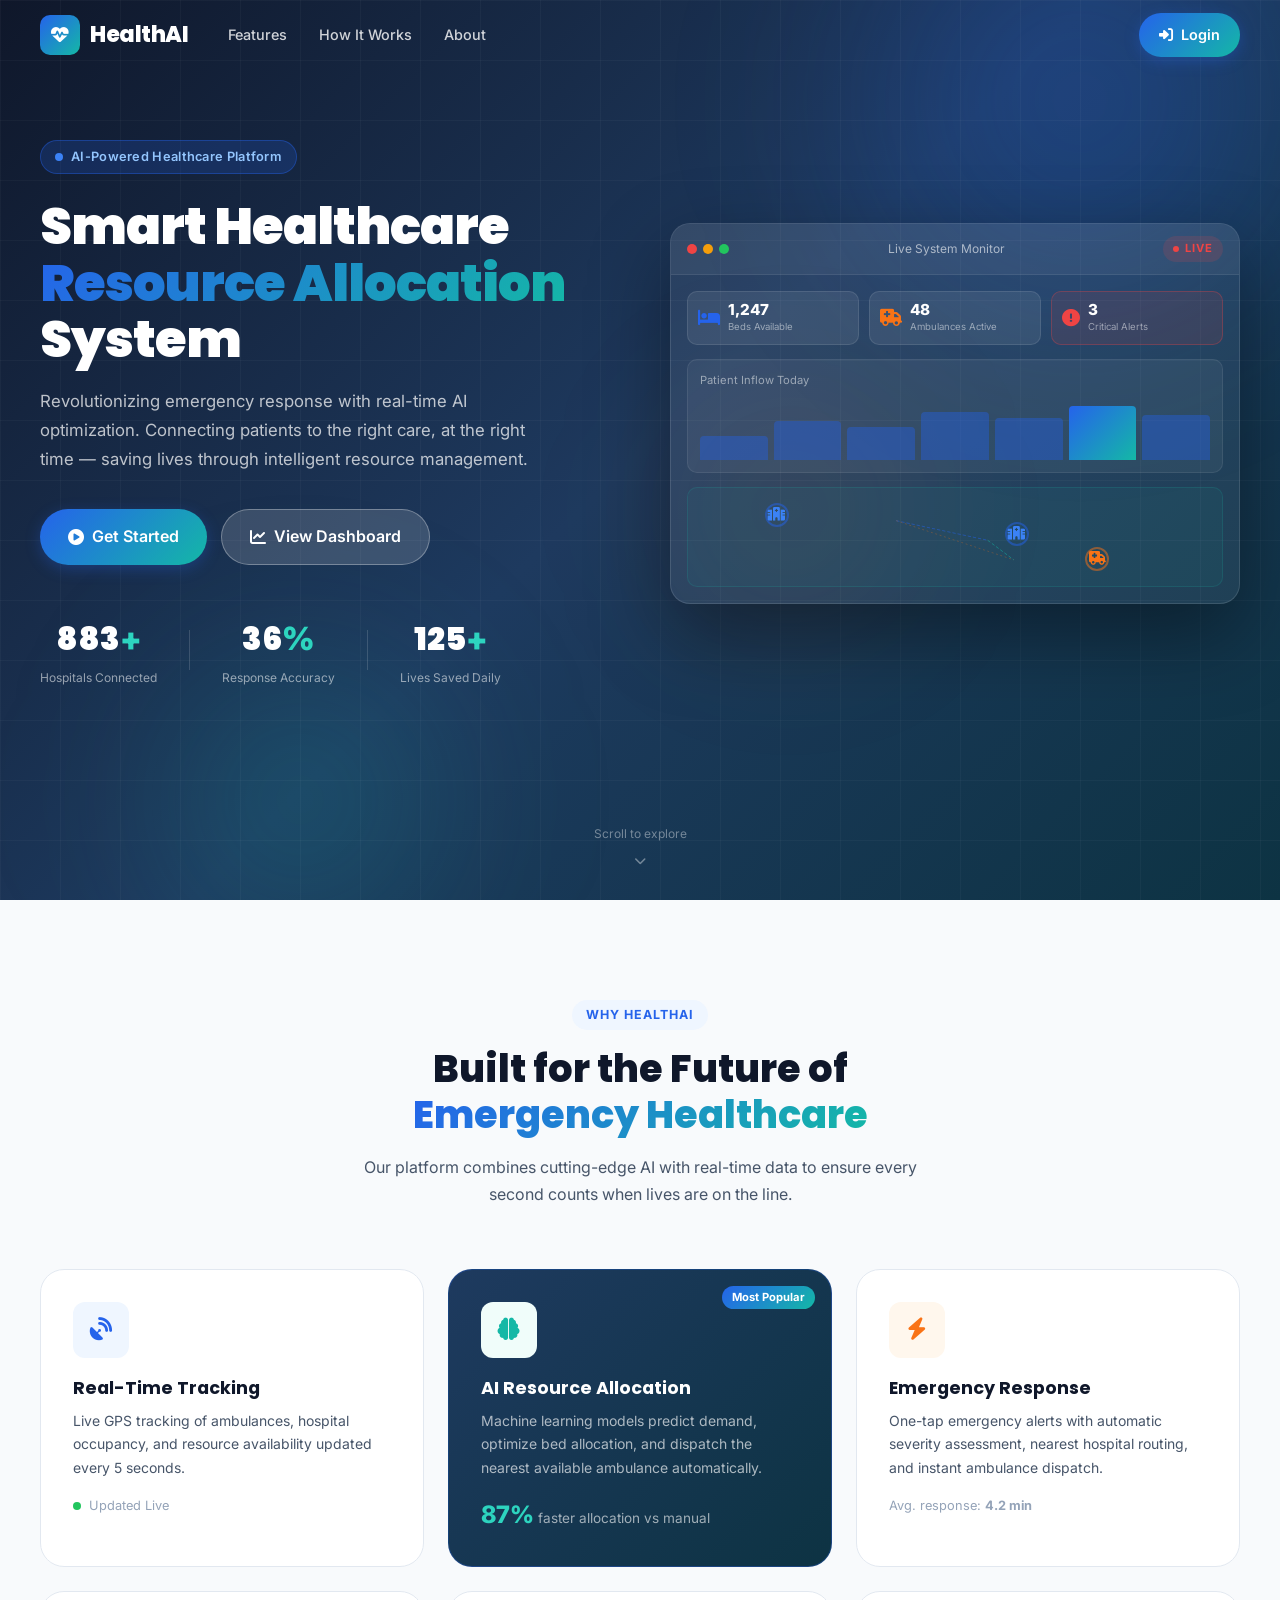
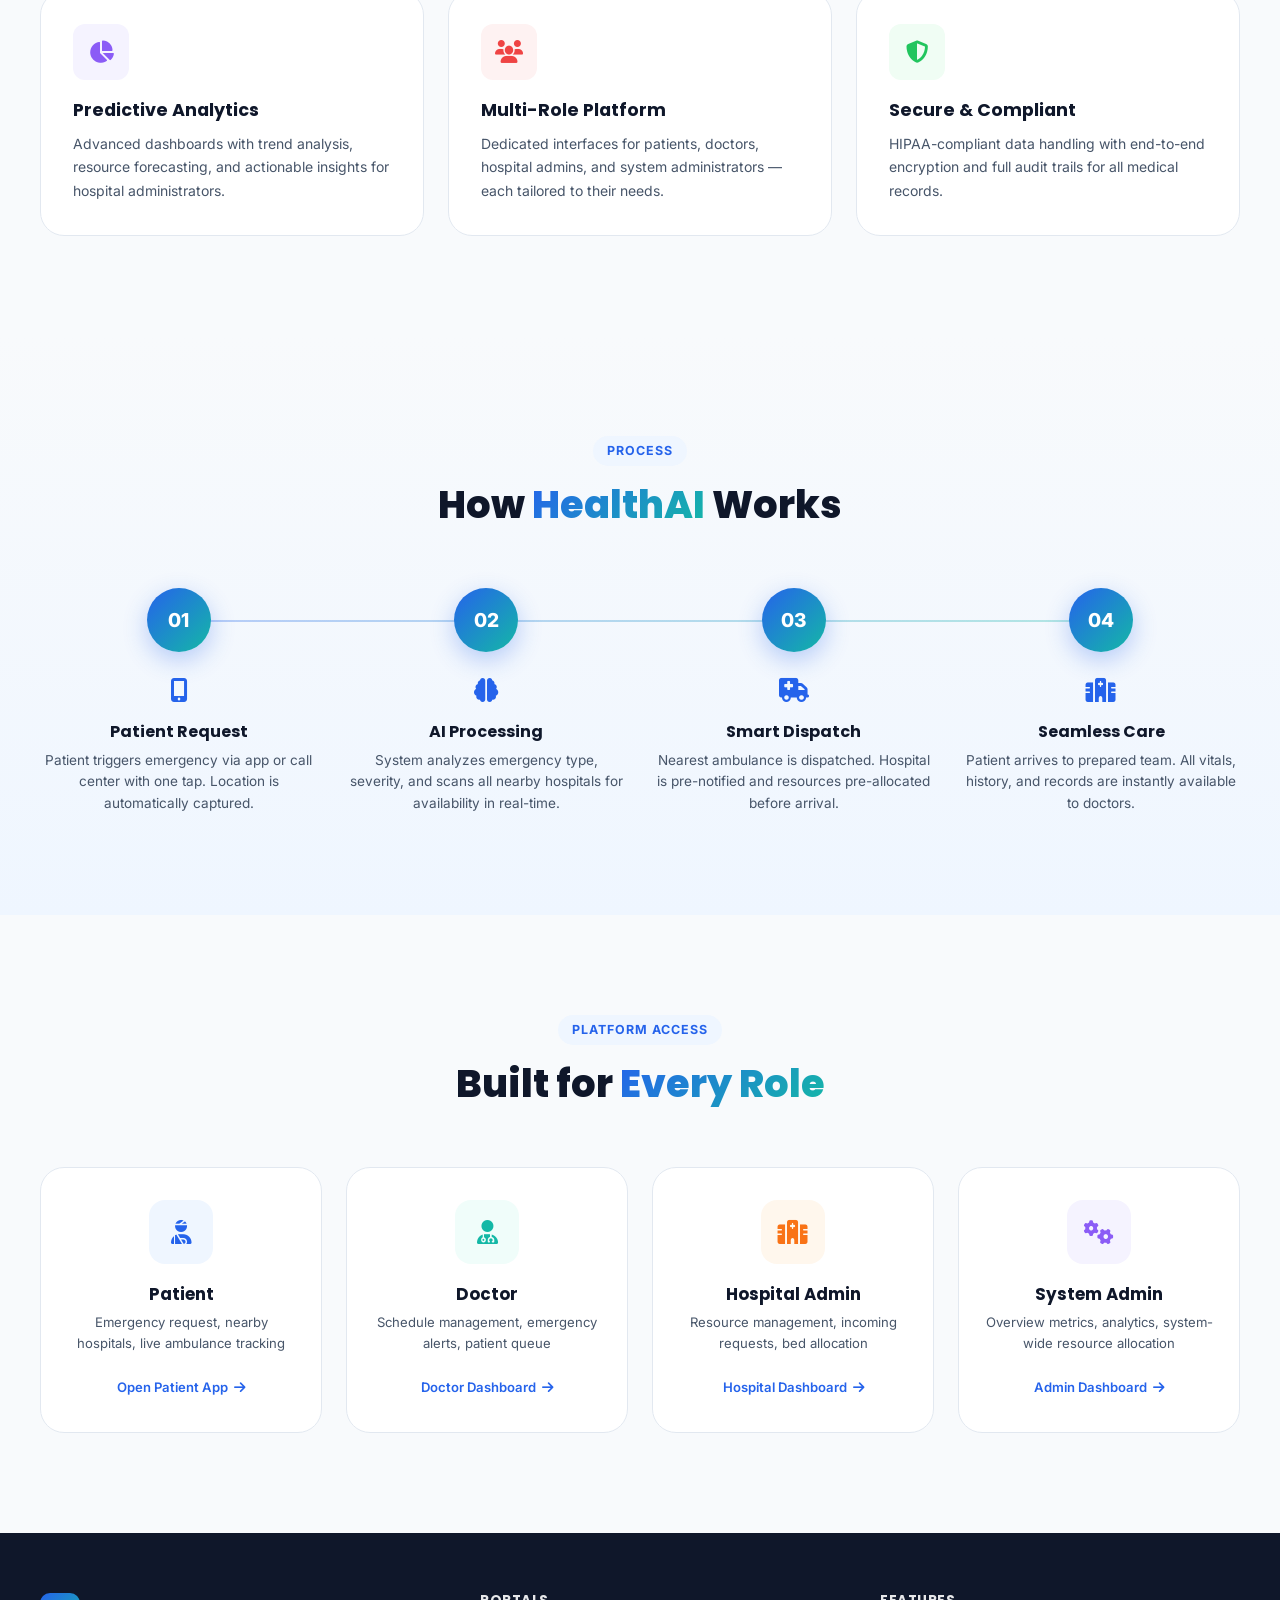
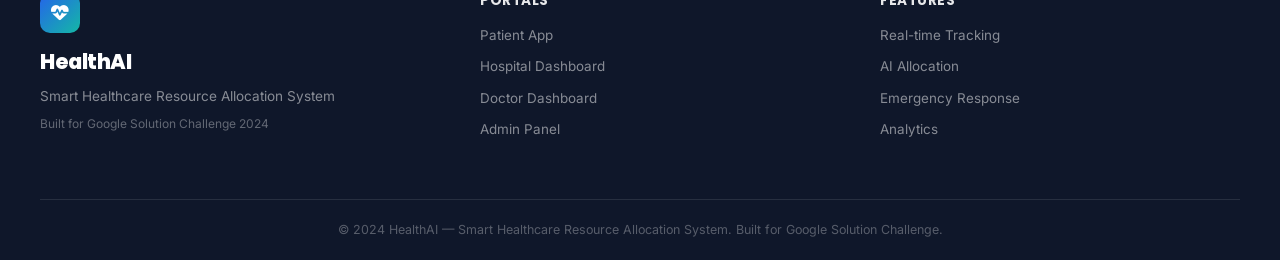
<file: index.html>
<!DOCTYPE html>
<html lang="en">

<head>
    <meta charset="UTF-8">
    <meta name="viewport" content="width=device-width, initial-scale=1.0">
    <title>HealthAI | Smart Healthcare Resource Allocation System</title>
    <meta name="description"
        content="AI-powered healthcare resource allocation system that optimizes hospital beds, ICU units, and ambulance dispatch in real-time.">
    <link
        href="https://fonts.googleapis.com/css2?family=Inter:wght@300;400;500;600;700;800;900&family=Poppins:wght@400;500;600;700;800&display=swap"
        rel="stylesheet">
    <link rel="stylesheet" href="https://cdnjs.cloudflare.com/ajax/libs/font-awesome/6.5.0/css/all.min.css">
    <link rel="stylesheet" href="shared.css">
    <link rel="stylesheet" href="landing.css">
    <link rel="stylesheet" href="mobile.css">
    <script src="theme.js"></script>
</head>

<body>
    <!-- Navigation -->
    <nav class="navbar" id="navbar">
        <div class="nav-container">
            <div class="nav-brand">
                <div class="brand-icon">
                    <i class="fas fa-heartbeat"></i>
                </div>
                <span class="brand-name">HealthAI</span>
            </div>
            <div class="nav-links">
                <a href="#features" class="nav-link">Features</a>
                <a href="#how-it-works" class="nav-link">How It Works</a>
                <a href="#about" class="nav-link">About</a>
            </div>
            <div class="nav-actions" id="nav-actions">
                <button class="icon-btn theme-toggle-btn" onclick="toggleTheme()" aria-label="Toggle theme">
                    <i class="fas fa-moon theme-icon-indicator"></i>
                </button>
                <!-- Filled dynamically by auth.js -->
                <a href="login.html" class="btn btn-primary" id="nav-login-btn">
                    <i class="fas fa-sign-in-alt"></i> Login
                </a>
            </div>
            <button class="hamburger" id="hamburger" aria-label="Toggle menu">
                <span></span><span></span><span></span>
            </button>
        </div>
    </nav>

    <!-- Hero Section -->
    <section class="hero" id="hero">
        <div class="hero-bg">
            <div class="hero-orb orb-1"></div>
            <div class="hero-orb orb-2"></div>
            <div class="hero-orb orb-3"></div>
            <div class="grid-overlay"></div>
        </div>
        <div class="hero-container">
            <div class="hero-content">
                <div class="hero-badge">
                    <span class="badge-dot"></span>
                    <span>AI-Powered Healthcare Platform</span>
                </div>
                <h1 class="hero-title">
                    Smart Healthcare<br>
                    <span class="gradient-text">Resource Allocation</span><br>
                    System
                </h1>
                <p class="hero-subtitle">
                    Revolutionizing emergency response with real-time AI optimization.
                    Connecting patients to the right care, at the right time — saving lives through intelligent resource
                    management.
                </p>
                <div class="hero-cta">
                    <a href="#" class="btn btn-primary btn-lg pulse-btn" id="get-started-btn"
                        onclick="handleHeroStart(event)">
                        <i class="fas fa-play-circle"></i>
                        Get Started
                    </a>
                    <a href="#" class="btn btn-glass btn-lg" id="view-dashboard-btn" onclick="handleViewDash(event)">
                        <i class="fas fa-chart-line"></i>
                        View Dashboard
                    </a>
                </div>
                <div class="hero-stats">
                    <div class="stat-item">
                        <span class="stat-number" data-target="2400">0</span><span>+</span>
                        <span class="stat-label">Hospitals Connected</span>
                    </div>
                    <div class="stat-divider"></div>
                    <div class="stat-item">
                        <span class="stat-number" data-target="98">0</span><span>%</span>
                        <span class="stat-label">Response Accuracy</span>
                    </div>
                    <div class="stat-divider"></div>
                    <div class="stat-item">
                        <span class="stat-number" data-target="340">0</span><span>+</span>
                        <span class="stat-label">Lives Saved Daily</span>
                    </div>
                </div>
            </div>
            <div class="hero-visual">
                <div class="dashboard-preview">
                    <div class="preview-header">
                        <div class="preview-dots">
                            <span class="dot red"></span>
                            <span class="dot yellow"></span>
                            <span class="dot green"></span>
                        </div>
                        <span class="preview-title">Live System Monitor</span>
                        <span class="live-badge"><span class="live-pulse"></span>LIVE</span>
                    </div>
                    <div class="preview-body">
                        <div class="preview-cards">
                            <div class="mini-card">
                                <i class="fas fa-bed" style="color:#2563EB"></i>
                                <div>
                                    <div class="mini-val">1,247</div>
                                    <div class="mini-label">Beds Available</div>
                                </div>
                            </div>
                            <div class="mini-card">
                                <i class="fas fa-ambulance" style="color:#F97316"></i>
                                <div>
                                    <div class="mini-val">48</div>
                                    <div class="mini-label">Ambulances Active</div>
                                </div>
                            </div>
                            <div class="mini-card alert-card">
                                <i class="fas fa-exclamation-circle" style="color:#EF4444"></i>
                                <div>
                                    <div class="mini-val">3</div>
                                    <div class="mini-label">Critical Alerts</div>
                                </div>
                            </div>
                        </div>
                        <div class="preview-chart-area">
                            <div class="chart-label">Patient Inflow Today</div>
                            <div class="mini-chart">
                                <div class="chart-bar" style="height:40%"></div>
                                <div class="chart-bar" style="height:65%"></div>
                                <div class="chart-bar" style="height:55%"></div>
                                <div class="chart-bar" style="height:80%"></div>
                                <div class="chart-bar" style="height:70%"></div>
                                <div class="chart-bar active" style="height:90%"></div>
                                <div class="chart-bar" style="height:75%"></div>
                            </div>
                        </div>
                        <div class="preview-map">
                            <div class="map-dot dot-a">
                                <div class="map-ring"></div>
                                <i class="fas fa-hospital"></i>
                            </div>
                            <div class="map-dot dot-b">
                                <div class="map-ring"></div>
                                <i class="fas fa-hospital"></i>
                            </div>
                            <div class="map-dot dot-c ambulance-dot">
                                <div class="map-ring amber"></div>
                                <i class="fas fa-ambulance"></i>
                            </div>
                            <svg class="map-lines" viewBox="0 0 300 150">
                                <line x1="60" y1="50" x2="200" y2="80" stroke="#2563EB" stroke-width="1.5"
                                    stroke-dasharray="5,3" opacity="0.5" />
                                <line x1="200" y1="80" x2="240" y2="110" stroke="#14B8A6" stroke-width="1.5"
                                    stroke-dasharray="5,3" opacity="0.5" />
                                <line x1="60" y1="50" x2="240" y2="110" stroke="#F97316" stroke-width="1"
                                    stroke-dasharray="3,4" opacity="0.4" />
                            </svg>
                        </div>
                    </div>
                </div>
            </div>
        </div>
        <div class="scroll-indicator">
            <span>Scroll to explore</span>
            <div class="scroll-arrow">
                <i class="fas fa-chevron-down"></i>
            </div>
        </div>
    </section>

    <!-- Features Section -->
    <section class="features-section" id="features">
        <div class="section-container">
            <div class="section-header">
                <span class="section-tag">Why HealthAI</span>
                <h2 class="section-title">Built for the Future of <span class="gradient-text">Emergency
                        Healthcare</span></h2>
                <p class="section-subtitle">Our platform combines cutting-edge AI with real-time data to ensure every
                    second counts when lives are on the line.</p>
            </div>
            <div class="features-grid">
                <div class="feature-card" id="feature-tracking">
                    <div class="feature-icon blue">
                        <i class="fas fa-satellite-dish"></i>
                    </div>
                    <h3>Real-Time Tracking</h3>
                    <p>Live GPS tracking of ambulances, hospital occupancy, and resource availability updated every 5
                        seconds.</p>
                    <div class="feature-highlight">
                        <span class="live-dot"></span>
                        <span>Updated Live</span>
                    </div>
                </div>
                <div class="feature-card featured" id="feature-ai">
                    <div class="feature-badge">Most Popular</div>
                    <div class="feature-icon teal">
                        <i class="fas fa-brain"></i>
                    </div>
                    <h3>AI Resource Allocation</h3>
                    <p>Machine learning models predict demand, optimize bed allocation, and dispatch the nearest
                        available ambulance automatically.</p>
                    <div class="feature-metric">
                        <span>87%</span> faster allocation vs manual
                    </div>
                </div>
                <div class="feature-card" id="feature-emergency">
                    <div class="feature-icon orange">
                        <i class="fas fa-bolt"></i>
                    </div>
                    <h3>Emergency Response</h3>
                    <p>One-tap emergency alerts with automatic severity assessment, nearest hospital routing, and
                        instant ambulance dispatch.</p>
                    <div class="feature-highlight">
                        <span>Avg. response: <strong>4.2 min</strong></span>
                    </div>
                </div>
                <div class="feature-card" id="feature-analytics">
                    <div class="feature-icon purple">
                        <i class="fas fa-chart-pie"></i>
                    </div>
                    <h3>Predictive Analytics</h3>
                    <p>Advanced dashboards with trend analysis, resource forecasting, and actionable insights for
                        hospital administrators.</p>
                </div>
                <div class="feature-card" id="feature-multi">
                    <div class="feature-icon red">
                        <i class="fas fa-users"></i>
                    </div>
                    <h3>Multi-Role Platform</h3>
                    <p>Dedicated interfaces for patients, doctors, hospital admins, and system administrators — each
                        tailored to their needs.</p>
                </div>
                <div class="feature-card" id="feature-secure">
                    <div class="feature-icon green">
                        <i class="fas fa-shield-alt"></i>
                    </div>
                    <h3>Secure & Compliant</h3>
                    <p>HIPAA-compliant data handling with end-to-end encryption and full audit trails for all medical
                        records.</p>
                </div>
            </div>
        </div>
    </section>

    <!-- How It Works -->
    <section class="how-it-works" id="how-it-works">
        <div class="section-container">
            <div class="section-header">
                <span class="section-tag">Process</span>
                <h2 class="section-title">How <span class="gradient-text">HealthAI</span> Works</h2>
            </div>
            <div class="steps-container">
                <div class="step-line"></div>
                <div class="step" id="step-1">
                    <div class="step-num">01</div>
                    <div class="step-content">
                        <div class="step-icon"><i class="fas fa-mobile-alt"></i></div>
                        <h3>Patient Request</h3>
                        <p>Patient triggers emergency via app or call center with one tap. Location is automatically
                            captured.</p>
                    </div>
                </div>
                <div class="step" id="step-2">
                    <div class="step-num">02</div>
                    <div class="step-content">
                        <div class="step-icon"><i class="fas fa-brain"></i></div>
                        <h3>AI Processing</h3>
                        <p>System analyzes emergency type, severity, and scans all nearby hospitals for availability in
                            real-time.</p>
                    </div>
                </div>
                <div class="step" id="step-3">
                    <div class="step-num">03</div>
                    <div class="step-content">
                        <div class="step-icon"><i class="fas fa-ambulance"></i></div>
                        <h3>Smart Dispatch</h3>
                        <p>Nearest ambulance is dispatched. Hospital is pre-notified and resources pre-allocated before
                            arrival.</p>
                    </div>
                </div>
                <div class="step" id="step-4">
                    <div class="step-num">04</div>
                    <div class="step-content">
                        <div class="step-icon"><i class="fas fa-hospital"></i></div>
                        <h3>Seamless Care</h3>
                        <p>Patient arrives to prepared team. All vitals, history, and records are instantly available to
                            doctors.</p>
                    </div>
                </div>
            </div>
        </div>
    </section>

    <!-- User Roles Section -->
    <section class="roles-section" id="about">
        <div class="section-container">
            <div class="section-header">
                <span class="section-tag">Platform Access</span>
                <h2 class="section-title">Built for <span class="gradient-text">Every Role</span></h2>
            </div>
            <div class="roles-grid">
                <a href="patient.html" class="role-card" id="role-patient">
                    <div class="role-icon">
                        <i class="fas fa-user-injured"></i>
                    </div>
                    <h3>Patient</h3>
                    <p>Emergency request, nearby hospitals, live ambulance tracking</p>
                    <span class="role-link">Open Patient App <i class="fas fa-arrow-right"></i></span>
                </a>
                <a href="doctor-dashboard.html" class="role-card" id="role-doctor">
                    <div class="role-icon teal">
                        <i class="fas fa-user-md"></i>
                    </div>
                    <h3>Doctor</h3>
                    <p>Schedule management, emergency alerts, patient queue</p>
                    <span class="role-link">Doctor Dashboard <i class="fas fa-arrow-right"></i></span>
                </a>
                <a href="hospital-dashboard.html" class="role-card" id="role-hospital">
                    <div class="role-icon orange">
                        <i class="fas fa-hospital"></i>
                    </div>
                    <h3>Hospital Admin</h3>
                    <p>Resource management, incoming requests, bed allocation</p>
                    <span class="role-link">Hospital Dashboard <i class="fas fa-arrow-right"></i></span>
                </a>
                <a href="admin-dashboard.html" class="role-card" id="role-admin">
                    <div class="role-icon purple">
                        <i class="fas fa-cogs"></i>
                    </div>
                    <h3>System Admin</h3>
                    <p>Overview metrics, analytics, system-wide resource allocation</p>
                    <span class="role-link">Admin Dashboard <i class="fas fa-arrow-right"></i></span>
                </a>
            </div>
        </div>
    </section>

    <!-- Footer -->
    <footer class="footer">
        <div class="footer-container">
            <div class="footer-brand">
                <div class="brand-icon">
                    <i class="fas fa-heartbeat"></i>
                </div>
                <span class="brand-name">HealthAI</span>
                <p>Smart Healthcare Resource Allocation System</p>
                <p class="footer-sub">Built for Google Solution Challenge 2024</p>
            </div>
            <div class="footer-links">
                <div class="footer-col">
                    <h4>Portals</h4>
                    <a href="patient.html">Patient App</a>
                    <a href="hospital-dashboard.html">Hospital Dashboard</a>
                    <a href="doctor-dashboard.html">Doctor Dashboard</a>
                    <a href="admin-dashboard.html">Admin Panel</a>
                </div>
                <div class="footer-col">
                    <h4>Features</h4>
                    <a href="#">Real-time Tracking</a>
                    <a href="#">AI Allocation</a>
                    <a href="#">Emergency Response</a>
                    <a href="#">Analytics</a>
                </div>
            </div>
        </div>
        <div class="footer-bottom">
            <p>© 2024 HealthAI — Smart Healthcare Resource Allocation System. Built for Google Solution Challenge.</p>
        </div>
    </footer>

    <script src="auth.js"></script>
    <script src="landing.js"></script>
    <script>
        // Update navbar based on auth state
        document.addEventListener('DOMContentLoaded', () => {
            HealthAIAuth.renderLandingNav();
        });

        function handleHeroStart(e) {
            e.preventDefault();
            const user = HealthAIAuth.getUser();
            if (user) {
                window.location.href = HealthAIAuth.getDashboard(user.role);
            } else {
                window.location.href = 'login.html';
            }
        }

        function handleViewDash(e) {
            e.preventDefault();
            const user = HealthAIAuth.getUser();
            if (user) {
                window.location.href = HealthAIAuth.getDashboard(user.role);
            } else {
                window.location.href = 'login.html';
            }
        }
    </script>
</body>

</html>
</file>
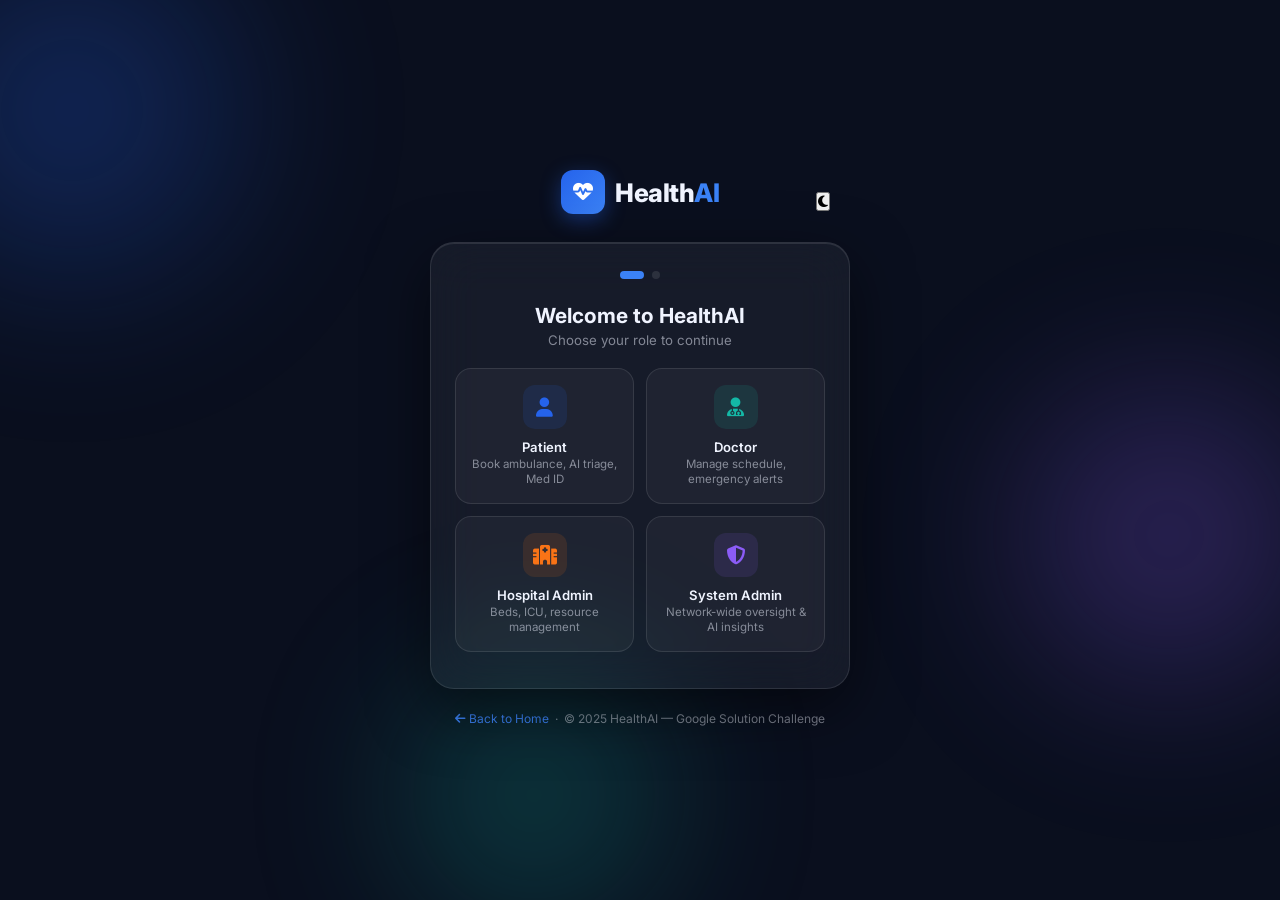
<file: doctor-dashboard.html>
<!DOCTYPE html>
<html lang="en">

<head>
    <meta charset="UTF-8">
    <meta name="viewport" content="width=device-width, initial-scale=1.0">
    <title>HealthAI | Doctor Dashboard</title>
    <meta name="description" content="Doctor dashboard for managing appointments, emergencies, and patient queues.">
    <link
        href="https://fonts.googleapis.com/css2?family=Inter:wght@300;400;500;600;700;800&family=Poppins:wght@600;700;800&display=swap"
        rel="stylesheet">
    <link rel="stylesheet" href="https://cdnjs.cloudflare.com/ajax/libs/font-awesome/6.5.0/css/all.min.css">
    <link rel="stylesheet" href="shared.css">
    <link rel="stylesheet" href="dashboard.css">
    <link rel="stylesheet" href="mobile.css">
    <link rel="stylesheet" href="coming-soon.css">
    <script src="theme.js"></script>
</head>

<body>
    <div class="dashboard-layout">

        <!-- SIDEBAR -->
        <aside class="sidebar" id="sidebar">
            <div class="sidebar-brand">
                <div class="brand-icon-sm"><i class="fas fa-heartbeat"></i></div>
                <div class="brand-text">
                    <h3>HealthAI</h3>
                    <p>Doctor Portal</p>
                </div>
            </div>
            <nav class="sidebar-nav">
                <span class="nav-section-label">My Dashboard</span>
                <a href="#" class="sidebar-link coming-soon active" id="sl-today"><i class="fas fa-calendar-day"></i> Today's
                    Schedule</a>
                <a href="#" class="sidebar-link coming-soon" id="sl-alerts"><i class="fas fa-bolt"></i> Emergency Alerts <span
                        class="badge-count">2</span></a>
                <a href="#" class="sidebar-link coming-soon" id="sl-queue"><i class="fas fa-list-ol"></i> Patient Queue</a>
                <span class="nav-section-label">Clinical</span>
                <a href="#" class="sidebar-link coming-soon" id="sl-patients"><i class="fas fa-user-injured"></i> My Patients</a>
                <a href="#" class="sidebar-link coming-soon" id="sl-records"><i class="fas fa-file-medical"></i> Records</a>
                <span class="nav-section-label">Hospital</span>
                <a href="hospital-dashboard.html" class="sidebar-link" id="sl-hosp"><i class="fas fa-hospital"></i>
                    Hospital Dashboard</a>
                <a href="resources.html" class="sidebar-link" id="sl-res"><i class="fas fa-boxes"></i> Resources</a>
            </nav>
            <div class="sidebar-footer">
                <div class="sidebar-user">
                    <div class="user-avatar" style="background:linear-gradient(135deg,#14B8A6,#0D9488)" data-auth-avatar>RS</div>
                    <div class="user-info">
                        <h4 data-auth-name>Dr. Rajesh Sharma</h4>
                        <p data-auth-role>Cardiologist · ID #DOC-1042</p>
                    </div>
                </div>
                <button class="sidebar-logout-btn" onclick="HealthAIAuth.logout()">
                    <i class="fas fa-sign-out-alt"></i> Logout
                </button>
            </div>
        </aside>

        <!-- MAIN -->
        <div class="main-content">
            <div class="topbar">
                <div class="topbar-left">
                    <h2>Doctor Dashboard</h2>
                    <p>Sunday, 26 April 2026 · City General Hospital</p>
                </div>
                <div class="topbar-right">
                    <div class="status-toggle" id="status-toggle">
                        <span class="status-dot available"></span>
                        <span id="status-text">Available</span>
                        <button class="btn btn-sm" id="toggle-status-btn" onclick="toggleStatus()"
                            style="background:var(--success-bg);color:var(--success);border:none">Toggle</button>
                    </div>
                    <button class="icon-btn theme-toggle-btn" onclick="toggleTheme()" aria-label="Toggle theme">
                        <i class="fas fa-moon theme-icon-indicator"></i>
                    </button>
                    <button class="icon-btn alert-btn" aria-label="Notifications">
                        <i class="fas fa-bell"></i>
                        <div class="notif-dot"></div>
                    </button>
                    <a href="index.html" class="btn btn-outline btn-sm">← Home</a>
                </div>
            </div>

            <div class="page-content" style="position:relative;">
                <!-- Full Page Coming Soon Overlay -->
                <div class="coming-soon" style="position:absolute; inset:0; z-index:50; cursor:pointer;" title="Coming Soon"></div>
                <!-- DOCTOR PROFILE CARD -->
                <div class="doctor-status-card">
                    <div class="doc-avatar-lg">
                        <i class="fas fa-user-md"></i>
                    </div>
                    <div class="doc-status-info">
                        <h2>Dr. Rajesh Sharma</h2>
                        <p>Cardiologist · MBBS, MD · 12 Years Experience</p>
                        <div class="doc-status-badge available" id="doc-status-badge">
                            <span class="status-dot available" style="width:7px;height:7px"></span>
                            Available for Patients
                        </div>
                    </div>
                    <div class="doc-stats">
                        <div class="doc-stat-item">
                            <span class="doc-stat-val">8</span>
                            <span class="doc-stat-lbl">Today's Appts</span>
                        </div>
                        <div class="doc-stat-item">
                            <span class="doc-stat-val">3</span>
                            <span class="doc-stat-lbl">Completed</span>
                        </div>
                        <div class="doc-stat-item">
                            <span class="doc-stat-val">2</span>
                            <span class="doc-stat-lbl">Alerts</span>
                        </div>
                    </div>
                </div>

                <div class="dash-grid-2">

                    <!-- TODAY'S SCHEDULE -->
                    <div class="dash-card">
                        <div class="section-head">
                            <div>
                                <h3>Today's Schedule</h3>
                                <p>Sunday, 26 Apr 2026</p>
                            </div>
                            <button class="btn btn-primary btn-sm"><i class="fas fa-plus"></i> Add Slot</button>
                        </div>

                        <div class="schedule-grid">

                            <div class="appointment-card" style="border-left:3px solid var(--success)">
                                <div class="appt-time">
                                    <span class="time-val">09:00</span>
                                    <span class="time-period">AM</span>
                                </div>
                                <div class="appt-divider"></div>
                                <div class="appt-info">
                                    <h4>Ramesh Singh</h4>
                                    <p>Follow-up · Cardiac Monitoring</p>
                                    <div class="appt-tag">
                                        <span class="status-dot available"></span>
                                        Completed <span class="badge badge-success" style="margin-left:4px">Done</span>
                                    </div>
                                </div>
                            </div>

                            <div class="appointment-card" style="border-left:3px solid var(--success)">
                                <div class="appt-time">
                                    <span class="time-val">10:30</span>
                                    <span class="time-period">AM</span>
                                </div>
                                <div class="appt-divider"></div>
                                <div class="appt-info">
                                    <h4>Sunita Gupta</h4>
                                    <p>Consultation · ECG Review</p>
                                    <div class="appt-tag">
                                        <span class="status-dot available"></span>
                                        Completed <span class="badge badge-success" style="margin-left:4px">Done</span>
                                    </div>
                                </div>
                            </div>

                            <div class="appointment-card" style="border-left:3px solid var(--primary)">
                                <div class="appt-time">
                                    <span class="time-val">12:00</span>
                                    <span class="time-period">PM</span>
                                </div>
                                <div class="appt-divider"></div>
                                <div class="appt-info">
                                    <h4>Kiran Joshi</h4>
                                    <p>New Patient · Chest Pain</p>
                                    <div class="appt-tag">
                                        <span class="status-dot busy"></span>
                                        In Progress <span class="badge badge-info" style="margin-left:4px">Now</span>
                                    </div>
                                </div>
                                <div class="appt-status">
                                    <button class="btn btn-primary btn-sm">Start</button>
                                </div>
                            </div>

                            <div class="appointment-card">
                                <div class="appt-time">
                                    <span class="time-val">02:00</span>
                                    <span class="time-period">PM</span>
                                </div>
                                <div class="appt-divider"></div>
                                <div class="appt-info">
                                    <h4>Arun Nair</h4>
                                    <p>Post-Op · Heart Surgery Follow-up</p>
                                    <div class="appt-tag">
                                        <i class="fas fa-clock"></i> Scheduled
                                    </div>
                                </div>
                            </div>

                            <div class="appointment-card">
                                <div class="appt-time">
                                    <span class="time-val">03:30</span>
                                    <span class="time-period">PM</span>
                                </div>
                                <div class="appt-divider"></div>
                                <div class="appt-info">
                                    <h4>Meena Verma</h4>
                                    <p>Consultation · Arrhythmia</p>
                                    <div class="appt-tag">
                                        <i class="fas fa-clock"></i> Scheduled
                                    </div>
                                </div>
                            </div>

                        </div>
                    </div>

                    <!-- RIGHT COLUMN -->
                    <div style="display:flex;flex-direction:column;gap:24px">

                        <!-- EMERGENCY ALERTS -->
                        <div class="dash-card">
                            <div class="section-head">
                                <div>
                                    <h3>Emergency Alerts</h3>
                                    <p>Requires immediate attention</p>
                                </div>
                                <span class="live-badge"><span class="live-pulse"></span>LIVE</span>
                            </div>

                            <div class="emergency-alert-item" id="ea-1">
                                <div class="ea-icon"><i class="fas fa-heartbeat"></i></div>
                                <div class="ea-info">
                                    <h4>Rahul Mehta — Cardiac Arrest</h4>
                                    <p>ETA: 3 min · ICU Room 4 pre-assigned</p>
                                </div>
                                <div class="ea-action">
                                    <button class="btn btn-danger btn-sm"
                                        onclick="acknowledgeAlert('ea-1')">Respond</button>
                                </div>
                            </div>

                            <div class="emergency-alert-item" id="ea-2">
                                <div class="ea-icon"><i class="fas fa-brain"></i></div>
                                <div class="ea-info">
                                    <h4>Suresh Kumar — Stroke</h4>
                                    <p>ETA: 12 min · Emergency Room</p>
                                </div>
                                <div class="ea-action">
                                    <button class="btn btn-danger btn-sm"
                                        onclick="acknowledgeAlert('ea-2')">Respond</button>
                                </div>
                            </div>
                        </div>

                        <!-- PATIENT QUEUE -->
                        <div class="dash-card">
                            <div class="section-head">
                                <div>
                                    <h3>Patient Queue</h3>
                                    <p>Waiting for consultation</p>
                                </div>
                                <span class="badge badge-info">5 Waiting</span>
                            </div>

                            <div class="queue-item">
                                <div class="queue-num urgent">1</div>
                                <div class="queue-info">
                                    <h4>Rahul Mehta</h4>
                                    <p>Emergency · Cardiac · High Priority</p>
                                </div>
                                <span class="badge badge-danger">Urgent</span>
                            </div>

                            <div class="queue-item">
                                <div class="queue-num" style="background:var(--primary-bg);color:var(--primary)">2</div>
                                <div class="queue-info">
                                    <h4>Kiran Joshi</h4>
                                    <p>Chest Pain · In Progress</p>
                                </div>
                                <span class="badge badge-info">Now</span>
                            </div>

                            <div class="queue-item">
                                <div class="queue-num">3</div>
                                <div class="queue-info">
                                    <h4>Arun Nair</h4>
                                    <p>Post-Op Follow-up</p>
                                </div>
                                <span class="badge badge-warning">2:00 PM</span>
                            </div>

                            <div class="queue-item">
                                <div class="queue-num">4</div>
                                <div class="queue-info">
                                    <h4>Meena Verma</h4>
                                    <p>Arrhythmia Consultation</p>
                                </div>
                                <span class="badge badge-warning">3:30 PM</span>
                            </div>

                            <div class="queue-item">
                                <div class="queue-num">5</div>
                                <div class="queue-info">
                                    <h4>Deepak Rao</h4>
                                    <p>Routine Cardiac Check</p>
                                </div>
                                <span class="badge badge-warning">5:00 PM</span>
                            </div>
                        </div>

                    </div>
                </div>
            </div>
        </div>
    </div>

    <script src="auth.js"></script>
    <script src="coming-soon.js"></script>
    <script src="dashboard.js"></script>
    <script>
        document.addEventListener('DOMContentLoaded', () => {
            HealthAIAuth.guardPage(['doctor', 'admin']);
            HealthAIAuth.injectUserUI();
            HealthAIAuth.initMobileSidebar();
        });

        let isAvailable = true;

        function toggleStatus() {
            isAvailable = !isAvailable;
            const badge = document.getElementById('doc-status-badge');
            const dot = document.querySelector('#status-toggle .status-dot');
            const text = document.getElementById('status-text');

            if (isAvailable) {
                badge.className = 'doc-status-badge available';
                badge.innerHTML = '<span class="status-dot available" style="width:7px;height:7px"></span> Available for Patients';
                dot.className = 'status-dot available';
                text.textContent = 'Available';
            } else {
                badge.className = 'doc-status-badge busy';
                badge.innerHTML = '<span class="status-dot busy" style="width:7px;height:7px"></span> Currently Busy';
                dot.className = 'status-dot busy';
                text.textContent = 'Busy';
            }
        }

        function acknowledgeAlert(id) {
            const el = document.getElementById(id);
            el.style.opacity = '0.5';
            el.querySelector('.ea-action button').textContent = 'Acknowledged';
            el.querySelector('.ea-action button').disabled = true;
        }
    </script>
</body>

</html>
</file>
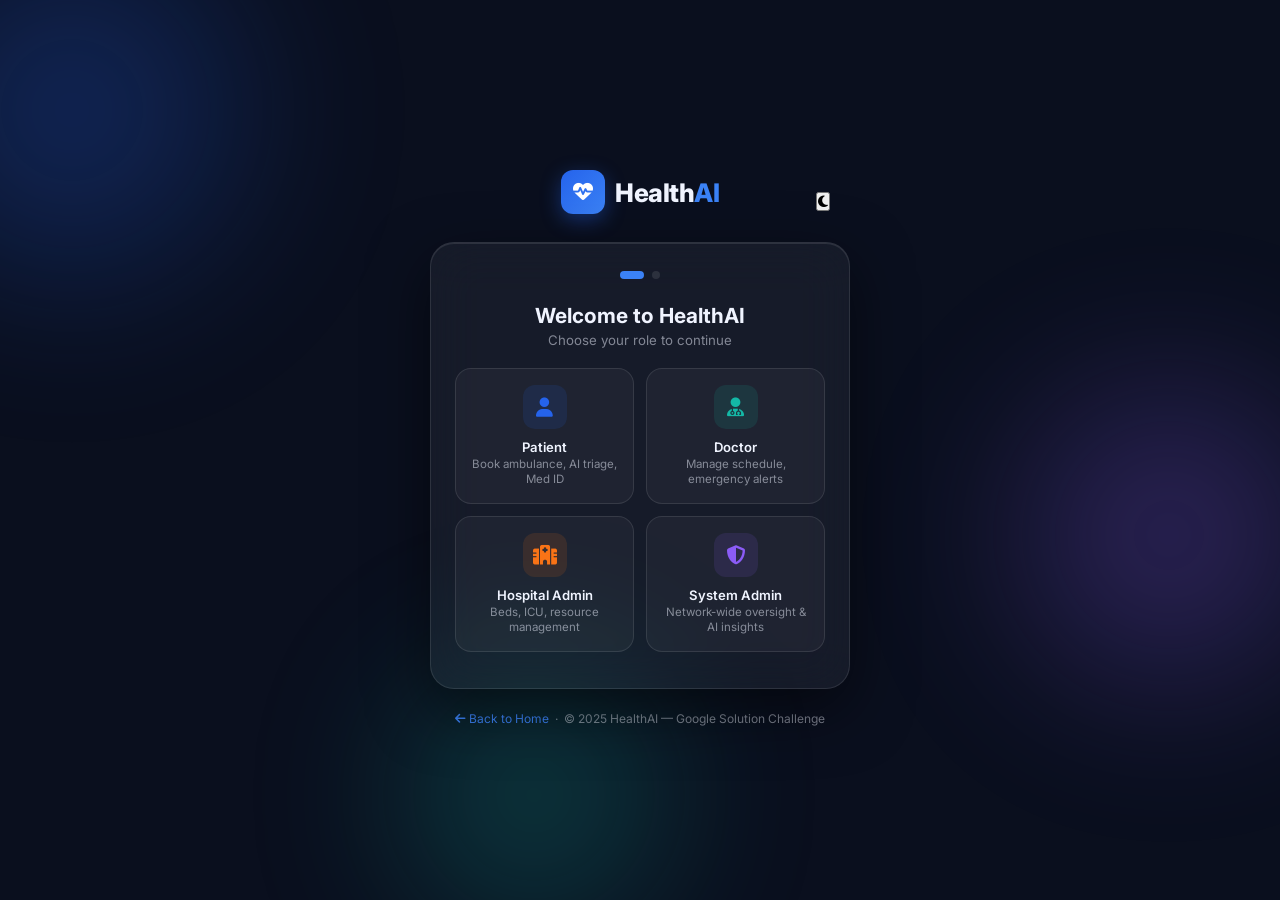
<file: emergency.html>
<!DOCTYPE html>
<html lang="en">

<head>
    <meta charset="UTF-8">
    <meta name="viewport" content="width=device-width, initial-scale=1.0">
    <title>HealthAI | Emergency Request</title>
    <meta name="description" content="Request emergency ambulance dispatch with AI-powered severity assessment.">
    <link
        href="https://fonts.googleapis.com/css2?family=Inter:wght@300;400;500;600;700;800&family=Poppins:wght@600;700;800&display=swap"
        rel="stylesheet">
    <link rel="stylesheet" href="https://cdnjs.cloudflare.com/ajax/libs/font-awesome/6.5.0/css/all.min.css">
    <link rel="stylesheet" href="shared.css">
    <link rel="stylesheet" href="patient.css">
    <link rel="stylesheet" href="emergency.css">
</head>

<body class="patient-app emergency-page">

    <!-- Top Bar -->
    <div class="app-topbar emergency-topbar">
        <a href="#" onclick="history.back(); return false;" class="back-btn back-light">
            <i class="fas fa-arrow-left"></i>
        </a>
        <div class="app-title light">
            <i class="fas fa-ambulance"></i>
            Emergency Request
        </div>
        <div class="emergency-pulse-dot"></div>
    </div>

    <main class="app-main" id="emergency-main">

        <!-- Status Steps -->
        <div class="form-steps">
            <div class="form-step active" id="fstep-1">
                <div class="step-dot active">1</div>
                <span>Type</span>
            </div>
            <div class="step-connector"></div>
            <div class="form-step" id="fstep-2">
                <div class="step-dot">2</div>
                <span>Severity</span>
            </div>
            <div class="step-connector"></div>
            <div class="form-step" id="fstep-3">
                <div class="step-dot">3</div>
                <span>Details</span>
            </div>
            <div class="step-connector"></div>
            <div class="form-step" id="fstep-4">
                <div class="step-dot">4</div>
                <span>Confirm</span>
            </div>
        </div>

        <!-- FORM -->
        <form class="emergency-form" id="emergency-form">

            <!-- Step 1: Emergency Type -->
            <div class="form-panel active" id="panel-1">
                <div class="panel-header">
                    <div class="panel-icon red">
                        <i class="fas fa-exclamation-circle"></i>
                    </div>
                    <div>
                        <h3>Emergency Type</h3>
                        <p>Select the type of emergency</p>
                    </div>
                </div>
                <div class="emergency-types">
                    <label class="etype-card selected" id="etype-accident">
                        <input type="radio" name="emergency_type" value="accident" checked>
                        <div class="etype-icon">
                            <i class="fas fa-car-crash"></i>
                        </div>
                        <span>Accident</span>
                        <div class="etype-check"><i class="fas fa-check"></i></div>
                    </label>
                    <label class="etype-card" id="etype-cardiac">
                        <input type="radio" name="emergency_type" value="cardiac">
                        <div class="etype-icon red">
                            <i class="fas fa-heartbeat"></i>
                        </div>
                        <span>Cardiac</span>
                        <div class="etype-check"><i class="fas fa-check"></i></div>
                    </label>
                    <label class="etype-card" id="etype-stroke">
                        <input type="radio" name="emergency_type" value="stroke">
                        <div class="etype-icon purple">
                            <i class="fas fa-brain"></i>
                        </div>
                        <span>Stroke</span>
                        <div class="etype-check"><i class="fas fa-check"></i></div>
                    </label>
                    <label class="etype-card" id="etype-breathing">
                        <input type="radio" name="emergency_type" value="breathing">
                        <div class="etype-icon teal">
                            <i class="fas fa-lungs"></i>
                        </div>
                        <span>Breathing</span>
                        <div class="etype-check"><i class="fas fa-check"></i></div>
                    </label>
                    <label class="etype-card" id="etype-trauma">
                        <input type="radio" name="emergency_type" value="trauma">
                        <div class="etype-icon orange">
                            <i class="fas fa-user-injured"></i>
                        </div>
                        <span>Trauma</span>
                        <div class="etype-check"><i class="fas fa-check"></i></div>
                    </label>
                    <label class="etype-card" id="etype-other">
                        <input type="radio" name="emergency_type" value="other">
                        <div class="etype-icon">
                            <i class="fas fa-plus-circle"></i>
                        </div>
                        <span>Other</span>
                        <div class="etype-check"><i class="fas fa-check"></i></div>
                    </label>
                </div>
                <button type="button" class="btn btn-primary btn-block btn-lg" id="next-1" onclick="nextStep(1)">
                    Next: Severity Level <i class="fas fa-arrow-right"></i>
                </button>
            </div>

            <!-- Step 2: Severity Level -->
            <div class="form-panel" id="panel-2">
                <div class="panel-header">
                    <div class="panel-icon orange">
                        <i class="fas fa-tachometer-alt"></i>
                    </div>
                    <div>
                        <h3>Severity Level</h3>
                        <p>How critical is the situation?</p>
                    </div>
                </div>
                <div class="severity-levels">
                    <label class="severity-card low" id="sev-low">
                        <input type="radio" name="severity" value="low">
                        <div class="severity-indicator"></div>
                        <div class="severity-content">
                            <h4>Low</h4>
                            <p>Stable, no immediate danger</p>
                        </div>
                        <div class="severity-badge">
                            <i class="fas fa-smile"></i>
                        </div>
                    </label>
                    <label class="severity-card medium selected" id="sev-medium">
                        <input type="radio" name="severity" value="medium" checked>
                        <div class="severity-indicator"></div>
                        <div class="severity-content">
                            <h4>Medium</h4>
                            <p>Needs attention soon</p>
                        </div>
                        <div class="severity-badge">
                            <i class="fas fa-meh"></i>
                        </div>
                    </label>
                    <label class="severity-card high" id="sev-high">
                        <input type="radio" name="severity" value="high">
                        <div class="severity-indicator"></div>
                        <div class="severity-content">
                            <h4>High / Critical</h4>
                            <p>Life-threatening, urgent care needed</p>
                        </div>
                        <div class="severity-badge">
                            <i class="fas fa-frown"></i>
                        </div>
                    </label>
                </div>
                <div class="nav-btns">
                    <button type="button" class="btn btn-outline" onclick="prevStep(2)">
                        <i class="fas fa-arrow-left"></i> Back
                    </button>
                    <button type="button" class="btn btn-primary" onclick="nextStep(2)">
                        Next <i class="fas fa-arrow-right"></i>
                    </button>
                </div>
            </div>

            <!-- Step 3: Patient Details -->
            <div class="form-panel" id="panel-3">
                <div class="panel-header">
                    <div class="panel-icon teal">
                        <i class="fas fa-user"></i>
                    </div>
                    <div>
                        <h3>Patient Details</h3>
                        <p>Help us provide better care</p>
                    </div>
                </div>
                <div class="form-group">
                    <label>Patient Name</label>
                    <div class="input-with-icon">
                        <i class="fas fa-user"></i>
                        <input type="text" class="form-control" placeholder="Full name" id="patient-name"
                            value="Arjun Sharma">
                    </div>
                </div>
                <div class="form-row">
                    <div class="form-group">
                        <label>Age</label>
                        <input type="number" class="form-control" placeholder="Age" id="patient-age" value="28" min="0"
                            max="120">
                    </div>
                    <div class="form-group">
                        <label>Blood Group</label>
                        <select class="form-control" id="blood-group">
                            <option>A+</option>
                            <option>A-</option>
                            <option>B+</option>
                            <option>B-</option>
                            <option selected>O+</option>
                            <option>O-</option>
                            <option>AB+</option>
                            <option>AB-</option>
                        </select>
                    </div>
                </div>
                <div class="form-group">
                    <label>Contact Number</label>
                    <div class="input-with-icon">
                        <i class="fas fa-phone"></i>
                        <input type="tel" class="form-control" placeholder="+91 XXXXX XXXXX" id="contact-num"
                            value="+91 98765 43210">
                    </div>
                </div>
                <div class="form-group">
                    <label>Known Allergies / Conditions <span
                            style="color:var(--text-muted);font-weight:400">(Optional)</span></label>
                    <textarea class="form-control" rows="2" placeholder="e.g., Penicillin allergy, Diabetic..."
                        id="conditions"></textarea>
                </div>
                <div class="location-aware">
                    <div class="location-icon">
                        <i class="fas fa-map-marker-alt"></i>
                    </div>
                    <div class="location-text">
                        <span>Location Auto-Detected</span>
                        <small>Sector 12, Noida, UP — GPS Locked</small>
                    </div>
                    <span class="badge badge-success">✓ Found</span>
                </div>
                <div class="nav-btns">
                    <button type="button" class="btn btn-outline" onclick="prevStep(3)">
                        <i class="fas fa-arrow-left"></i> Back
                    </button>
                    <button type="button" class="btn btn-primary" onclick="nextStep(3)">
                        Review <i class="fas fa-arrow-right"></i>
                    </button>
                </div>
            </div>

            <!-- Step 4: Confirm & Dispatch -->
            <div class="form-panel" id="panel-4">
                <div class="panel-header">
                    <div class="panel-icon red">
                        <i class="fas fa-check-double"></i>
                    </div>
                    <div>
                        <h3>Confirm & Dispatch</h3>
                        <p>Review before requesting ambulance</p>
                    </div>
                </div>

                <!-- Ambulance Visual -->
                <div class="ambulance-visual">
                    <div class="amb-icon-wrap">
                        <div class="amb-lights">
                            <div class="amb-light left"></div>
                            <div class="amb-light right"></div>
                        </div>
                        <i class="fas fa-ambulance"></i>
                    </div>
                    <div class="dispatch-info">
                        <h4>Nearest Ambulance Found</h4>
                        <p>KA-01-Z-1234 · 1.2 km away</p>
                        <span class="badge badge-success"><i class="fas fa-circle" style="font-size:0.4rem"></i>
                            Paramedic on board</span>
                    </div>
                </div>

                <!-- Summary -->
                <div class="confirm-summary">
                    <div class="summary-row">
                        <span class="summary-label"><i class="fas fa-car-crash"></i> Emergency</span>
                        <span class="summary-val" id="confirm-type">Accident</span>
                    </div>
                    <div class="summary-row">
                        <span class="summary-label"><i class="fas fa-tachometer-alt"></i> Severity</span>
                        <span class="summary-val"><span class="badge badge-warning"
                                id="confirm-severity">Medium</span></span>
                    </div>
                    <div class="summary-row">
                        <span class="summary-label"><i class="fas fa-user"></i> Patient</span>
                        <span class="summary-val" id="confirm-name">Arjun Sharma, 28 · O+</span>
                    </div>
                    <div class="summary-row">
                        <span class="summary-label"><i class="fas fa-hospital"></i> Hospital</span>
                        <span class="summary-val">City General Hospital (1.2 km)</span>
                    </div>
                    <div class="summary-row">
                        <span class="summary-label"><i class="fas fa-clock"></i> ETA</span>
                        <span class="summary-val eta-val-bold">~4 minutes</span>
                    </div>
                </div>

                <button type="button" class="btn btn-danger btn-block btn-lg dispatch-btn" id="dispatch-btn"
                    onclick="dispatchAmbulance()">
                    <i class="fas fa-ambulance"></i>
                    Request Ambulance Now
                </button>
                <button type="button" class="btn btn-outline btn-block" onclick="prevStep(4)">
                    <i class="fas fa-arrow-left"></i> Edit Details
                </button>
            </div>

        </form>

        <!-- Success Screen (Hidden) -->
        <div class="success-screen" id="success-screen" style="display:none">
            <div class="success-animation">
                <div class="success-circle">
                    <i class="fas fa-check"></i>
                </div>
            </div>
            <h2>Ambulance Dispatched!</h2>
            <p>Help is on the way. Stay calm and remain at your location.</p>
            <div class="dispatch-card">
                <div class="dispatch-row">
                    <i class="fas fa-ambulance" style="color:var(--primary)"></i>
                    <div>
                        <strong>KA-01-Z-1234</strong>
                        <span>Driver: Rajan Kumar</span>
                    </div>
                </div>
                <div class="dispatch-eta-row">
                    <div class="dispatch-eta">
                        <span class="big-eta">4</span>
                        <span>min ETA</span>
                    </div>
                    <div class="dispatch-eta">
                        <span class="big-eta">1.2</span>
                        <span>km away</span>
                    </div>
                </div>
            </div>
            <a href="tracking.html" class="btn btn-primary btn-block btn-lg" id="track-now-btn">
                <i class="fas fa-map-marker-alt"></i>
                Track Live
            </a>
            <a href="patient.html" class="btn btn-outline btn-block" id="back-home-btn" style="margin-top:10px">
                Back to Home
            </a>
        </div>
    </main>

    <script src="auth.js"></script>
    <script>
        let currentStep = 1;
        const totalSteps = 4;

        document.addEventListener('DOMContentLoaded', () => {
            HealthAIAuth.guardPage(['patient']);
            const usr = HealthAIAuth.getUser();
            if (usr && usr.name) {
                const nameInput = document.getElementById('patient-name');
                if (nameInput) nameInput.value = usr.name;
            }
        });

        function nextStep(step) {
            document.getElementById(`panel-${step}`).classList.remove('active');
            document.getElementById(`fstep-${step}`).classList.remove('active');
            document.getElementById(`fstep-${step}`).classList.add('done');

            currentStep = step + 1;
            document.getElementById(`panel-${currentStep}`).classList.add('active');
            document.getElementById(`fstep-${currentStep}`).classList.add('active');

            if (currentStep === 4) updateConfirmSummary();
            window.scrollTo({ top: 0, behavior: 'smooth' });
        }

        function prevStep(step) {
            document.getElementById(`panel-${step}`).classList.remove('active');
            document.getElementById(`fstep-${step}`).classList.remove('active');

            currentStep = step - 1;
            document.getElementById(`fstep-${currentStep}`).classList.remove('done');
            document.getElementById(`fstep-${currentStep}`).classList.add('active');
            document.getElementById(`panel-${currentStep}`).classList.add('active');
        }

        function updateConfirmSummary() {
            const type = document.querySelector('input[name="emergency_type"]:checked')?.value || 'Accident';
            const severity = document.querySelector('input[name="severity"]:checked')?.value || 'Medium';
            const name = document.getElementById('patient-name')?.value || '';
            const age = document.getElementById('patient-age')?.value || '';
            const bg = document.getElementById('blood-group')?.value || '';

            document.getElementById('confirm-type').textContent = type.charAt(0).toUpperCase() + type.slice(1);
            document.getElementById('confirm-severity').textContent = severity.charAt(0).toUpperCase() + severity.slice(1);
            document.getElementById('confirm-name').textContent = `${name}, ${age} · ${bg}`;
        }

        function dispatchAmbulance() {
            const btn = document.getElementById('dispatch-btn');
            btn.disabled = true;
            btn.innerHTML = '<div class="spinner-inline"></div> Dispatching...';
            setTimeout(() => {
                document.getElementById('emergency-form').style.display = 'none';
                document.getElementById('success-screen').style.display = 'block';
                document.querySelector('.form-steps').style.display = 'none';
            }, 2000);
        }

        // Severity card selection
        document.querySelectorAll('.severity-card').forEach(card => {
            card.addEventListener('click', () => {
                document.querySelectorAll('.severity-card').forEach(c => c.classList.remove('selected'));
                card.classList.add('selected');
            });
        });

        // Emergency type selection
        document.querySelectorAll('.etype-card').forEach(card => {
            card.addEventListener('click', () => {
                document.querySelectorAll('.etype-card').forEach(c => c.classList.remove('selected'));
                card.classList.add('selected');
            });
        });
    </script>
</body>

</html>
</file>
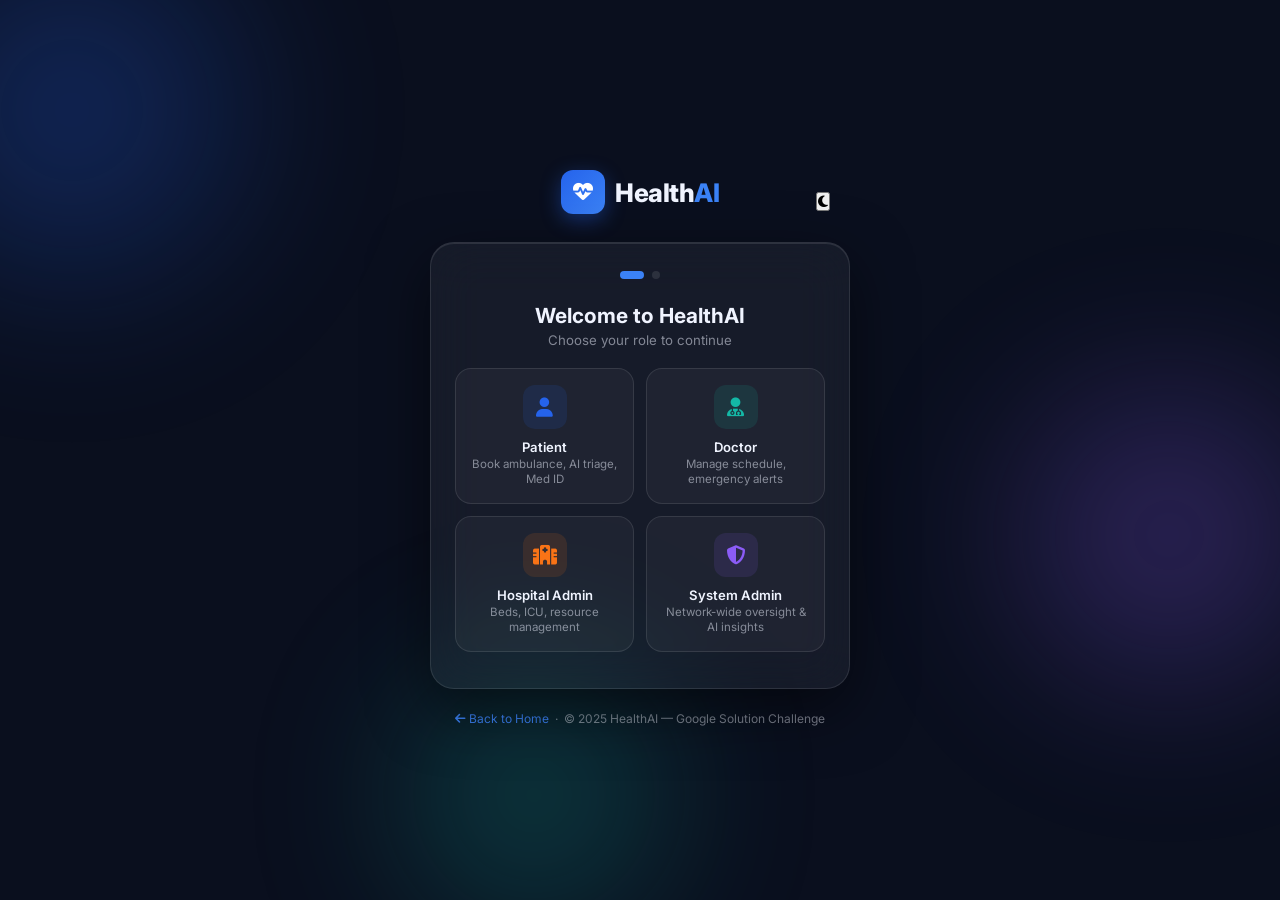
<file: hospital-dashboard.html>
<!DOCTYPE html>
<html lang="en">

<head>
    <meta charset="UTF-8">
    <meta name="viewport" content="width=device-width, initial-scale=1.0">
    <title>HealthAI | Hospital Dashboard</title>
    <meta name="description" content="Hospital admin dashboard for resource management and patient intake.">
    <link
        href="https://fonts.googleapis.com/css2?family=Inter:wght@300;400;500;600;700;800&family=Poppins:wght@600;700;800&display=swap"
        rel="stylesheet">
    <link rel="stylesheet" href="https://cdnjs.cloudflare.com/ajax/libs/font-awesome/6.5.0/css/all.min.css">
    <link rel="stylesheet" href="shared.css">
    <link rel="stylesheet" href="dashboard.css">
    <link rel="stylesheet" href="mobile.css">
    <link rel="stylesheet" href="coming-soon.css">
    <script src="theme.js"></script>
</head>

<body>
    <div class="dashboard-layout">

        <!-- SIDEBAR -->
        <aside class="sidebar" id="sidebar">
            <div class="sidebar-brand">
                <div class="brand-icon-sm"><i class="fas fa-heartbeat"></i></div>
                <div class="brand-text">
                    <h3>HealthAI</h3>
                    <p>City General Hospital</p>
                </div>
            </div>
            <nav class="sidebar-nav">
                <span class="nav-section-label">Main</span>
                <a href="#" class="sidebar-link active" id="sl-overview"><i class="fas fa-th-large"></i> Overview</a>
                <a href="#" class="sidebar-link" id="sl-requests"><i class="fas fa-ambulance"></i> Incoming Requests
                    <span class="badge-count">3</span></a>
                <a href="#" class="sidebar-link" id="sl-beds"><i class="fas fa-bed"></i> Bed Management</a>
                <span class="nav-section-label">Resources</span>
                <a href="resources.html" class="sidebar-link" id="sl-resources"><i class="fas fa-boxes"></i>
                    Resources</a>
                <a href="#" class="sidebar-link coming-soon" id="sl-doctors"><i class="fas fa-user-md"></i>
                    Doctors</a>
                <span class="nav-section-label">Reports</span>
                <a href="#" class="sidebar-link coming-soon" id="sl-analytics"><i class="fas fa-chart-bar"></i> Analytics</a>
                <a href="#" class="sidebar-link coming-soon" id="sl-settings"><i class="fas fa-cog"></i> Settings</a>
            </nav>
            <div class="sidebar-footer">
                <div class="sidebar-user">
                    <div class="user-avatar" data-auth-avatar>DA</div>
                    <div class="user-info">
                        <h4 data-auth-name>Dr. Anjali Rao</h4>
                        <p data-auth-role>Hospital Administrator</p>
                    </div>
                </div>
                <button class="sidebar-logout-btn" onclick="HealthAIAuth.logout()">
                    <i class="fas fa-sign-out-alt"></i> Logout
                </button>
            </div>
        </aside>

        <!-- MAIN -->
        <div class="main-content">
            <div class="topbar">
                <div class="topbar-left">
                    <h2>Hospital Dashboard</h2>
                    <p>City General Hospital · Live Status</p>
                </div>
                <div class="topbar-right">
                    <span class="live-badge"><span class="live-pulse"></span>LIVE</span>
                    <button class="icon-btn theme-toggle-btn" onclick="toggleTheme()" aria-label="Toggle theme">
                        <i class="fas fa-moon theme-icon-indicator"></i>
                    </button>
                    <button class="icon-btn alert-btn" aria-label="Notifications">
                        <i class="fas fa-bell"></i>
                        <div class="notif-dot"></div>
                    </button>
                    <button class="icon-btn" aria-label="Search"><i class="fas fa-search"></i></button>
                    <a href="index.html" class="btn btn-outline btn-sm">← Back to Home</a>
                </div>
            </div>

            <div class="page-content">

                <!-- ALERT BANNER -->
                <div class="alert-banner" id="alert-banner">
                    <div class="alert-banner-icon">
                        <i class="fas fa-exclamation-triangle"></i>
                    </div>
                    <div class="alert-banner-text">
                        <strong>High Priority Alert:</strong> ICU capacity at 89%. Consider redirecting non-critical
                        patients to Apollo Medical (2.8 km).
                    </div>
                    <button class="alert-banner-close" onclick="this.parentElement.style.display='none'"
                        aria-label="Close alert">×</button>
                </div>

                <!-- METRICS -->
                <div class="metrics-grid">
                    <div class="metric-card">
                        <div class="metric-icon blue"><i class="fas fa-bed"></i></div>
                        <div class="metric-info">
                            <div class="metric-value">42</div>
                            <div class="metric-label">Available Beds</div>
                            <div class="metric-change up"><i class="fas fa-arrow-up"></i> +5 from yesterday</div>
                        </div>
                    </div>
                    <div class="metric-card">
                        <div class="metric-icon red"><i class="fas fa-procedures"></i></div>
                        <div class="metric-info">
                            <div class="metric-value">8</div>
                            <div class="metric-label">ICU Units Available</div>
                            <div class="metric-change down"><i class="fas fa-arrow-down"></i> -3 from yesterday</div>
                        </div>
                    </div>
                    <div class="metric-card">
                        <div class="metric-icon teal"><i class="fas fa-lungs"></i></div>
                        <div class="metric-info">
                            <div class="metric-value">12</div>
                            <div class="metric-label">Ventilators Free</div>
                            <div class="metric-change up"><i class="fas fa-arrow-up"></i> Stable</div>
                        </div>
                    </div>
                    <div class="metric-card">
                        <div class="metric-icon orange"><i class="fas fa-ambulance"></i></div>
                        <div class="metric-info">
                            <div class="metric-value">5</div>
                            <div class="metric-label">Ambulances Active</div>
                            <div class="metric-change up"><i class="fas fa-arrow-up"></i> All operational</div>
                        </div>
                    </div>
                </div>

                <!-- CHARTS + REQUESTS -->
                <div class="dash-grid-2">

                    <!-- Occupancy Charts -->
                    <div class="dash-card" id="occupancy-card">
                        <div class="section-head">
                            <div>
                                <h3>Resource Occupancy</h3>
                                <p>Live utilization rates</p>
                            </div>
                            <div style="display:flex;gap:8px;align-items:center;">
                                <span class="live-badge"><span class="live-pulse"></span>Live</span>
                                <button class="btn btn-primary btn-sm" onclick="document.getElementById('capacity-modal').style.display='flex'">
                                    <i class="fas fa-edit"></i> Edit
                                </button>
                            </div>
                        </div>

                        <!-- General Beds Bar -->
                        <div class="resource-item">
                            <div class="resource-label-row">
                                <span class="resource-name"><i class="fas fa-bed" style="color:var(--primary)"></i>
                                    General Beds</span>
                                <span class="resource-pct" style="color:var(--success)">68%</span>
                            </div>
                            <div class="progress-bar-wrap">
                                <div class="progress-bar-fill"
                                    style="width:68%;background:linear-gradient(90deg,#22C55E,#16A34A)"></div>
                            </div>
                            <div class="resource-meta">42 available of 130 total</div>
                        </div>

                        <div class="resource-item">
                            <div class="resource-label-row">
                                <span class="resource-name"><i class="fas fa-procedures" style="color:var(--alert)"></i>
                                    ICU Units</span>
                                <span class="resource-pct" style="color:var(--warning)">89%</span>
                            </div>
                            <div class="progress-bar-wrap">
                                <div class="progress-bar-fill"
                                    style="width:89%;background:linear-gradient(90deg,#F59E0B,#D97706)"></div>
                            </div>
                            <div class="resource-meta">8 available of 72 total</div>
                        </div>

                        <div class="resource-item">
                            <div class="resource-label-row">
                                <span class="resource-name"><i class="fas fa-lungs" style="color:var(--secondary)"></i>
                                    Ventilators</span>
                                <span class="resource-pct" style="color:var(--success)">44%</span>
                            </div>
                            <div class="progress-bar-wrap">
                                <div class="progress-bar-fill"
                                    style="width:44%;background:linear-gradient(90deg,#14B8A6,#0D9488)"></div>
                            </div>
                            <div class="resource-meta">12 available of 22 total</div>
                        </div>

                        <div class="resource-item">
                            <div class="resource-label-row">
                                <span class="resource-name"><i class="fas fa-ambulance" style="color:var(--accent)"></i>
                                    Ambulances</span>
                                <span class="resource-pct" style="color:var(--success)">38%</span>
                            </div>
                            <div class="progress-bar-wrap">
                                <div class="progress-bar-fill"
                                    style="width:38%;background:linear-gradient(90deg,#F97316,#EA580C)"></div>
                            </div>
                            <div class="resource-meta">5 active of 8 total</div>
                        </div>

                        <!-- Mini Bar Chart -->
                        <div class="mini-bar-chart" id="trend-chart">
                            <div class="chart-label-row">
                                <span>Patient Inflow — Last 7 Days</span>
                            </div>
                            <div class="bar-chart-area">
                                <div class="bar-group">
                                    <div class="bar" style="height:55%"></div>
                                    <span>Mon</span>
                                </div>
                                <div class="bar-group">
                                    <div class="bar" style="height:70%"></div>
                                    <span>Tue</span>
                                </div>
                                <div class="bar-group">
                                    <div class="bar" style="height:48%"></div>
                                    <span>Wed</span>
                                </div>
                                <div class="bar-group">
                                    <div class="bar" style="height:85%"></div>
                                    <span>Thu</span>
                                </div>
                                <div class="bar-group">
                                    <div class="bar" style="height:62%"></div>
                                    <span>Fri</span>
                                </div>
                                <div class="bar-group">
                                    <div class="bar" style="height:90%"></div>
                                    <span>Sat</span>
                                </div>
                                <div class="bar-group active">
                                    <div class="bar" style="height:75%"></div>
                                    <span>Sun</span>
                                </div>
                            </div>
                        </div>
                    </div>

                    <!-- Incoming Requests -->
                    <div class="dash-card" id="requests-card">
                        <div class="section-head">
                            <div>
                                <h3>Incoming Requests</h3>
                                <p>Emergency patient queue</p>
                            </div>
                            <span class="badge badge-danger">3 Pending</span>
                        </div>
                        <div class="requests-list">

                            <div class="request-item critical" id="req-1">
                                <div class="req-severity critical-sev">
                                    <i class="fas fa-heartbeat"></i>
                                </div>
                                <div class="req-info">
                                    <h4>Rahul Mehta</h4>
                                    <p>Cardiac Arrest · Severity: <strong>High</strong></p>
                                    <span class="req-meta"><i class="fas fa-ambulance"></i> ETA: 3 min ·
                                        KA-01-Z-1234</span>
                                </div>
                                <div class="req-actions">
                                    <button class="btn btn-success btn-sm accept-btn"
                                        onclick="acceptRequest(this, 'req-1')">Accept</button>
                                    <button class="btn btn-sm"
                                        style="background:var(--border-light);color:var(--text-muted)">Redirect</button>
                                </div>
                            </div>

                            <div class="request-item" id="req-2">
                                <div class="req-severity medium-sev">
                                    <i class="fas fa-car-crash"></i>
                                </div>
                                <div class="req-info">
                                    <h4>Priya Singh</h4>
                                    <p>Road Accident · Severity: <strong>Medium</strong></p>
                                    <span class="req-meta"><i class="fas fa-ambulance"></i> ETA: 8 min ·
                                        KA-01-Z-5892</span>
                                </div>
                                <div class="req-actions">
                                    <button class="btn btn-success btn-sm accept-btn"
                                        onclick="acceptRequest(this, 'req-2')">Accept</button>
                                    <button class="btn btn-sm"
                                        style="background:var(--border-light);color:var(--text-muted)">Redirect</button>
                                </div>
                            </div>

                            <div class="request-item" id="req-3">
                                <div class="req-severity medium-sev">
                                    <i class="fas fa-brain"></i>
                                </div>
                                <div class="req-info">
                                    <h4>Suresh Kumar</h4>
                                    <p>Stroke · Severity: <strong>High</strong></p>
                                    <span class="req-meta"><i class="fas fa-ambulance"></i> ETA: 12 min ·
                                        KA-01-Z-2210</span>
                                </div>
                                <div class="req-actions">
                                    <button class="btn btn-success btn-sm accept-btn"
                                        onclick="acceptRequest(this, 'req-3')">Accept</button>
                                    <button class="btn btn-sm"
                                        style="background:var(--border-light);color:var(--text-muted)">Redirect</button>
                                </div>
                            </div>

                            <!-- Accepted -->
                            <div class="request-item accepted" id="req-4">
                                <div class="req-severity accepted-sev">
                                    <i class="fas fa-check"></i>
                                </div>
                                <div class="req-info">
                                    <h4>Anjali Desai</h4>
                                    <p>Breathing Issue · Severity: <strong>Medium</strong></p>
                                    <span class="req-meta"><i class="fas fa-hospital"></i> ICU Room 3
                                        Pre-assigned</span>
                                </div>
                                <div class="req-actions">
                                    <span class="badge badge-success">Accepted</span>
                                </div>
                            </div>

                        </div>
                    </div>
                </div>

                <!-- PATIENTS TABLE -->
                <div class="dash-card" id="patients-table-card" style="margin-top:24px">
                    <div class="section-head">
                        <div>
                            <h3>Current Patients</h3>
                            <p>Today's admitted patients</p>
                        </div>
                        <button class="btn btn-outline btn-sm">Export <i class="fas fa-download"></i></button>
                    </div>
                    <div class="table-wrap">
                        <table class="data-table">
                            <thead>
                                <tr>
                                    <th>Patient</th>
                                    <th>Emergency Type</th>
                                    <th>Ward</th>
                                    <th>Doctor</th>
                                    <th>Time</th>
                                    <th>Status</th>
                                </tr>
                            </thead>
                            <tbody>
                                <tr>
                                    <td>
                                        <div class="patient-cell">
                                            <div class="patient-avatar" style="background:#EFF6FF;color:var(--primary)">
                                                RS</div>
                                            <div>
                                                <div class="patient-name">Ramesh Singh</div>
                                                <div class="patient-age">M, 52 · A+</div>
                                            </div>
                                        </div>
                                    </td>
                                    <td><span class="badge badge-danger">Cardiac</span></td>
                                    <td>ICU · Room 4</td>
                                    <td>Dr. Sharma</td>
                                    <td>08:14 AM</td>
                                    <td><span class="badge badge-warning">In Treatment</span></td>
                                </tr>
                                <tr>
                                    <td>
                                        <div class="patient-cell">
                                            <div class="patient-avatar"
                                                style="background:#F0FDFA;color:var(--secondary)">KP</div>
                                            <div>
                                                <div class="patient-name">Kavya Patel</div>
                                                <div class="patient-age">F, 34 · B+</div>
                                            </div>
                                        </div>
                                    </td>
                                    <td><span class="badge badge-warning">Trauma</span></td>
                                    <td>Ward B · Room 12</td>
                                    <td>Dr. Mishra</td>
                                    <td>09:30 AM</td>
                                    <td><span class="badge badge-success">Stable</span></td>
                                </tr>
                                <tr>
                                    <td>
                                        <div class="patient-cell">
                                            <div class="patient-avatar" style="background:#FFF7ED;color:var(--accent)">
                                                MK</div>
                                            <div>
                                                <div class="patient-name">Mukesh Kumar</div>
                                                <div class="patient-age">M, 67 · O-</div>
                                            </div>
                                        </div>
                                    </td>
                                    <td><span class="badge badge-info">Breathing</span></td>
                                    <td>ICU · Room 7</td>
                                    <td>Dr. Rao</td>
                                    <td>11:02 AM</td>
                                    <td><span class="badge badge-danger">Critical</span></td>
                                </tr>
                                <tr>
                                    <td>
                                        <div class="patient-cell">
                                            <div class="patient-avatar" style="background:#F5F3FF;color:var(--purple)">
                                                PV</div>
                                            <div>
                                                <div class="patient-name">Pooja Verma</div>
                                                <div class="patient-age">F, 28 · AB+</div>
                                            </div>
                                        </div>
                                    </td>
                                    <td><span class="badge badge-info">Accident</span></td>
                                    <td>General · Room 22</td>
                                    <td>Dr. Nair</td>
                                    <td>12:45 PM</td>
                                    <td><span class="badge badge-success">Recovering</span></td>
                                </tr>
                            </tbody>
                        </table>
                    </div>
                </div>

            </div>
        </div>
    </div>

    <!-- Update Capacity Modal (Demo) -->
    <div id="capacity-modal" class="modal-overlay" style="display:none;position:fixed;inset:0;background:rgba(0,0,0,0.5);z-index:9999;align-items:center;justify-content:center;">
        <div class="modal-content" style="background:var(--surface);padding:24px;border-radius:12px;width:300px;box-shadow:0 10px 30px rgba(0,0,0,0.2);">
            <h3 style="margin:0 0 16px 0;">Update Capacity</h3>
            <div style="margin-bottom:12px;">
                <label style="display:block;margin-bottom:4px;font-size:0.875rem;">General Beds Available</label>
                <input type="number" id="mod-beds" value="42" style="width:100%;padding:8px;border:1px solid var(--border-light);border-radius:6px;background:var(--bg);color:var(--text);">
            </div>
            <div style="margin-bottom:20px;">
                <label style="display:block;margin-bottom:4px;font-size:0.875rem;">ICU Units Available</label>
                <input type="number" id="mod-icu" value="8" style="width:100%;padding:8px;border:1px solid var(--border-light);border-radius:6px;background:var(--bg);color:var(--text);">
            </div>
            <div style="display:flex;gap:8px;justify-content:flex-end;">
                <button class="btn btn-outline btn-sm" onclick="document.getElementById('capacity-modal').style.display='none'">Cancel</button>
                <button class="btn btn-primary btn-sm" onclick="saveCapacity()">Save</button>
            </div>
        </div>
    </div>

    <script src="auth.js"></script>
    <script src="coming-soon.js"></script>
    <script src="data.js"></script>
    <script src="dashboard.js"></script>
    <script>
        // Auth guard: hospital admins only
        document.addEventListener('DOMContentLoaded', () => {
            HealthAIAuth.guardPage(['hospital', 'admin']);
            HealthAIAuth.injectUserUI();
            HealthAIAuth.initMobileSidebar();
        });

        function acceptRequest(btn, reqId) {
            const item = document.getElementById(reqId);
            item.classList.remove('critical');
            item.classList.add('accepted');
            const sev = item.querySelector('.req-severity');
            sev.className = 'req-severity accepted-sev';
            sev.innerHTML = '<i class="fas fa-check"></i>';
            const actDiv = item.querySelector('.req-actions');
            actDiv.innerHTML = '<span class="badge badge-success">Accepted</span>';
            const pending = document.querySelector('.badge-danger');
            if (pending && pending.textContent.includes('Pending')) {
                const n = parseInt(pending.textContent) - 1;
                pending.textContent = n > 0 ? `${n} Pending` : 'All Assigned';
                if (n === 0) pending.className = 'badge badge-success';
            }
        }

        // Demo Capacity Updater
        function saveCapacity() {
            const beds = document.getElementById('mod-beds').value;
            const icu = document.getElementById('mod-icu').value;
            
            // Update upper top metrics cards
            const metricVals = document.querySelectorAll('.metric-value');
            if(metricVals[0]) metricVals[0].textContent = beds;
            if(metricVals[1]) metricVals[1].textContent = icu;
            
            // Update occupancy chart labels (demo only logic)
            const metaLabels = document.querySelectorAll('.resource-meta');
            if(metaLabels[0]) metaLabels[0].textContent = `${beds} available of 130 total`;
            if(metaLabels[1]) metaLabels[1].textContent = `${icu} available of 72 total`;

            // Close modal
            document.getElementById('capacity-modal').style.display = 'none';

            // Show a success toast if coming-soon handler reinit can be hijacked or just alert
            const alertB = document.getElementById('alert-banner');
            if(alertB) {
                alertB.style.display = 'flex';
                alertB.className = 'alert-banner';
                alertB.style.borderLeftColor = 'var(--success)';
                alertB.innerHTML = `
                    <div class="alert-banner-icon" style="color:var(--success)"><i class="fas fa-check-circle"></i></div>
                    <div class="alert-banner-text"><strong>System Updated:</strong> Capacity metrics broadcasted to central triage real-time.</div>
                    <button class="alert-banner-close" onclick="this.parentElement.style.display='none'">×</button>
                `;
            }
        }
    </script>
</body>

</html>
</file>
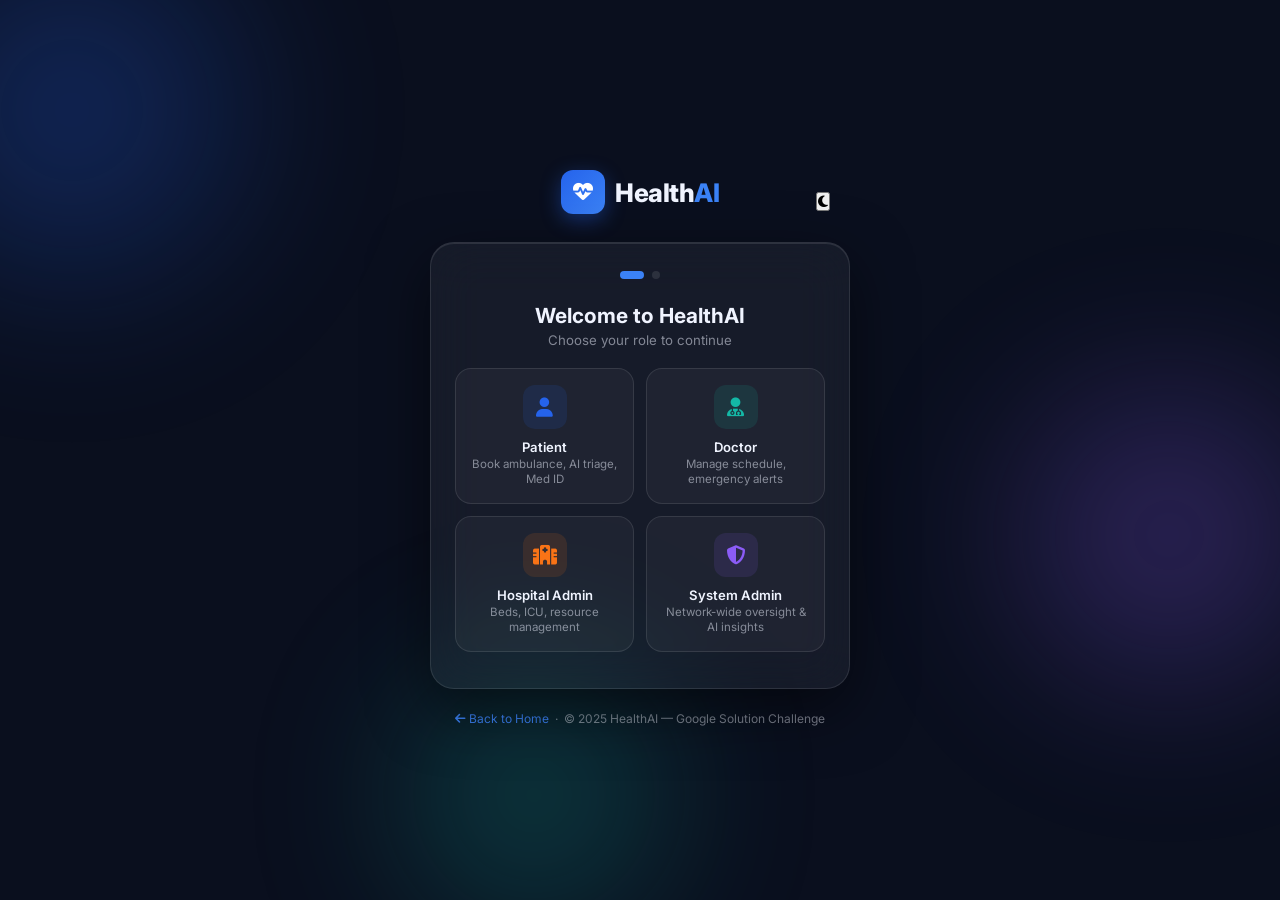
<file: login.html>
<!DOCTYPE html>
<html lang="en">
<head>
    <meta charset="UTF-8">
    <meta name="viewport" content="width=device-width, initial-scale=1.0, viewport-fit=cover">
    <title>HealthAI | Sign In</title>
    <meta name="description" content="Login or register to HealthAI — Smart Resource Allocation for Healthcare.">
    <link href="https://fonts.googleapis.com/css2?family=Inter:wght@300;400;500;600;700;800&display=swap" rel="stylesheet">
    <link rel="stylesheet" href="https://cdnjs.cloudflare.com/ajax/libs/font-awesome/6.5.0/css/all.min.css">
    <link rel="stylesheet" href="login.css">
    <script src="theme.js"></script>
</head>
<body>

    <!-- Animated Background -->
    <div class="login-bg">
        <div class="orb orb-1"></div>
        <div class="orb orb-2"></div>
        <div class="orb orb-3"></div>
    </div>

    <div class="login-wrapper">

        <div style="position:absolute; top: 20px; right: 20px; z-index: 10;">
            <button class="icon-btn theme-toggle-btn" onclick="toggleTheme()" aria-label="Toggle theme">
                <i class="fas fa-moon theme-icon-indicator"></i>
            </button>
        </div>

        <!-- Brand -->
        <div class="login-brand">
            <div class="brand-icon-lg"><i class="fas fa-heartbeat"></i></div>
            <div class="brand-title">Health<span class="brand-ai">AI</span></div>
        </div>

        <!-- Card -->
        <div class="login-card">

            <!-- Step Indicators -->
            <div class="step-indicator" id="step-indicator">
                <div class="step-dot active" id="dot-1"></div>
                <div class="step-dot" id="dot-2"></div>
            </div>

            <!-- ══════════════════════════════
                 STEP 1: Choose Role
            ══════════════════════════════ -->
            <div class="login-step active" id="step-1">
                <div class="step-title">
                    <h2>Welcome to HealthAI</h2>
                    <p>Choose your role to continue</p>
                </div>

                <div class="role-grid">
                    <div class="role-card" id="role-patient" data-role="patient"
                         style="--role-color:#2563EB;--role-bg:rgba(37,99,235,0.12)"
                         onclick="selectRole('patient')" tabindex="0" aria-label="Patient role">
                        <div class="role-icon"><i class="fas fa-user"></i></div>
                        <div class="role-label">Patient</div>
                        <div class="role-desc">Book ambulance, AI triage, Med ID</div>
                    </div>
                    <div class="role-card" id="role-doctor" data-role="doctor"
                         style="--role-color:#14B8A6;--role-bg:rgba(20,184,166,0.12)"
                         onclick="selectRole('doctor')" tabindex="0" aria-label="Doctor role">
                        <div class="role-icon"><i class="fas fa-user-md"></i></div>
                        <div class="role-label">Doctor</div>
                        <div class="role-desc">Manage schedule, emergency alerts</div>
                    </div>
                    <div class="role-card" id="role-hospital" data-role="hospital"
                         style="--role-color:#F97316;--role-bg:rgba(249,115,22,0.12)"
                         onclick="selectRole('hospital')" tabindex="0" aria-label="Hospital Admin role">
                        <div class="role-icon"><i class="fas fa-hospital"></i></div>
                        <div class="role-label">Hospital Admin</div>
                        <div class="role-desc">Beds, ICU, resource management</div>
                    </div>
                    <div class="role-card" id="role-admin" data-role="admin"
                         style="--role-color:#8B5CF6;--role-bg:rgba(139,92,246,0.12)"
                         onclick="selectRole('admin')" tabindex="0" aria-label="System Admin role">
                        <div class="role-icon"><i class="fas fa-shield-alt"></i></div>
                        <div class="role-label">System Admin</div>
                        <div class="role-desc">Network-wide oversight & AI insights</div>
                    </div>
                </div>
            </div>

            <!-- ══════════════════════════════
                 STEP 2: Login / Register
            ══════════════════════════════ -->
            <div class="login-step" id="step-2">

                <!-- Back -->
                <button class="btn-back" onclick="goBack()">
                    <i class="fas fa-arrow-left"></i> Back
                </button>

                <!-- Selected Role Badge -->
                <div class="selected-role-badge" id="role-badge">
                    <div class="badge-dot" id="badge-dot" style="background:#2563EB"></div>
                    <span id="badge-label">Patient</span>
                </div>

                <!-- Auth Tabs -->
                <div class="auth-tabs">
                    <button class="auth-tab active" id="tab-login" onclick="switchTab('login')">Sign In</button>
                    <button class="auth-tab" id="tab-register" onclick="switchTab('register')">Register</button>
                </div>

                <!-- Error message -->
                <div class="form-message" id="form-msg"></div>

                <!-- ── LOGIN FORM ── -->
                <form id="login-form" onsubmit="handleLogin(event)">
                    <div class="form-group">
                        <label class="form-label">Email Address</label>
                        <div class="form-input-wrap">
                            <i class="fas fa-envelope form-input-icon"></i>
                            <input type="email" class="form-input" id="login-email"
                                   placeholder="your@email.com" autocomplete="email" required>
                        </div>
                    </div>
                    <div class="form-group">
                        <label class="form-label">Password</label>
                        <div class="form-input-wrap">
                            <i class="fas fa-lock form-input-icon"></i>
                            <input type="password" class="form-input" id="login-password"
                                   placeholder="Enter your password" autocomplete="current-password" required>
                            <button type="button" class="pw-toggle" onclick="togglePw('login-password', this)">
                                <i class="fas fa-eye"></i>
                            </button>
                        </div>
                    </div>

                    <div class="form-divider">or use demo credentials</div>

                    <button type="button" class="demo-fill-btn" id="demo-btn" onclick="fillDemo()">
                        <i class="fas fa-magic"></i> Auto-fill Demo Account
                    </button>

                    <br><br>
                    <button type="submit" class="btn-submit" id="login-submit-btn">
                        <span class="spinner" id="login-spinner"></span>
                        <span id="login-btn-text"><i class="fas fa-sign-in-alt"></i> Sign In</span>
                    </button>
                </form>

                <!-- ── REGISTER FORMS (role-specific) ── -->

                <!-- Patient Register -->
                <form id="register-form-patient" class="register-form" onsubmit="handleRegister(event)" style="display:none">
                    <div class="form-row">
                        <div class="form-group">
                            <label class="form-label">First Name</label>
                            <input type="text" class="form-input" id="r-p-fname" placeholder="Arjun" required>
                        </div>
                        <div class="form-group">
                            <label class="form-label">Last Name</label>
                            <input type="text" class="form-input" id="r-p-lname" placeholder="Sharma" required>
                        </div>
                    </div>
                    <div class="form-group">
                        <label class="form-label">Email</label>
                        <div class="form-input-wrap">
                            <i class="fas fa-envelope form-input-icon"></i>
                            <input type="email" class="form-input" id="r-p-email" placeholder="your@email.com" required>
                        </div>
                    </div>
                    <div class="form-group">
                        <label class="form-label">Phone Number</label>
                        <div class="form-input-wrap">
                            <i class="fas fa-phone form-input-icon"></i>
                            <input type="tel" class="form-input" id="r-p-phone" placeholder="+91 98765 43210">
                        </div>
                    </div>
                    <div class="form-row">
                        <div class="form-group">
                            <label class="form-label">Date of Birth</label>
                            <input type="date" class="form-input" id="r-p-dob">
                        </div>
                        <div class="form-group">
                            <label class="form-label">Blood Group</label>
                            <select class="form-input" id="r-p-blood">
                                <option value="">Select</option>
                                <option>A+</option><option>A−</option>
                                <option>B+</option><option>B−</option>
                                <option>O+</option><option>O−</option>
                                <option>AB+</option><option>AB−</option>
                            </select>
                        </div>
                    </div>
                    <div class="form-group">
                        <label class="form-label">Password</label>
                        <div class="form-input-wrap">
                            <i class="fas fa-lock form-input-icon"></i>
                            <input type="password" class="form-input" id="r-p-pw" placeholder="Create a password" required>
                            <button type="button" class="pw-toggle" onclick="togglePw('r-p-pw', this)"><i class="fas fa-eye"></i></button>
                        </div>
                    </div>
                    <div class="form-check">
                        <input type="checkbox" id="r-p-terms" required>
                        <label for="r-p-terms">I agree to the <a href="#">Terms of Service</a> and <a href="#">Privacy Policy</a></label>
                    </div>
                    <button type="submit" class="btn-submit role-patient">
                        <i class="fas fa-user-plus"></i> Create Patient Account
                    </button>
                </form>

                <!-- Doctor Register -->
                <form id="register-form-doctor" class="register-form" onsubmit="handleRegister(event)" style="display:none">
                    <div class="form-row">
                        <div class="form-group">
                            <label class="form-label">First Name</label>
                            <input type="text" class="form-input" id="r-d-fname" placeholder="Rajesh" required>
                        </div>
                        <div class="form-group">
                            <label class="form-label">Last Name</label>
                            <input type="text" class="form-input" id="r-d-lname" placeholder="Sharma" required>
                        </div>
                    </div>
                    <div class="form-group">
                        <label class="form-label">Email</label>
                        <div class="form-input-wrap">
                            <i class="fas fa-envelope form-input-icon"></i>
                            <input type="email" class="form-input" id="r-d-email" placeholder="dr.your@hospital.com" required>
                        </div>
                    </div>
                    <div class="form-group">
                        <label class="form-label">Specialization</label>
                        <select class="form-input" id="r-d-spec" required>
                            <option value="">Choose specialization</option>
                            <option>Cardiologist</option><option>Neurologist</option>
                            <option>Orthopedic</option><option>Pediatrician</option>
                            <option>General Surgeon</option><option>Emergency Medicine</option>
                            <option>Anesthesiologist</option><option>Pulmonologist</option>
                        </select>
                    </div>
                    <div class="form-row">
                        <div class="form-group">
                            <label class="form-label">Medical License ID</label>
                            <input type="text" class="form-input" id="r-d-license" placeholder="MCI-12345" required>
                        </div>
                        <div class="form-group">
                            <label class="form-label">Experience (yrs)</label>
                            <input type="number" class="form-input" id="r-d-exp" placeholder="12" min="0" max="60">
                        </div>
                    </div>
                    <div class="form-group">
                        <label class="form-label">Affiliated Hospital</label>
                        <div class="form-input-wrap">
                            <i class="fas fa-hospital form-input-icon"></i>
                            <input type="text" class="form-input" id="r-d-hospital" placeholder="City General Hospital">
                        </div>
                    </div>
                    <div class="form-group">
                        <label class="form-label">Password</label>
                        <div class="form-input-wrap">
                            <i class="fas fa-lock form-input-icon"></i>
                            <input type="password" class="form-input" id="r-d-pw" placeholder="Create a password" required>
                            <button type="button" class="pw-toggle" onclick="togglePw('r-d-pw', this)"><i class="fas fa-eye"></i></button>
                        </div>
                    </div>
                    <button type="submit" class="btn-submit role-doctor">
                        <i class="fas fa-user-md"></i> Create Doctor Account
                    </button>
                </form>

                <!-- Hospital Admin Register -->
                <form id="register-form-hospital" class="register-form" onsubmit="handleRegister(event)" style="display:none">
                    <div class="form-group">
                        <label class="form-label">Administrator Name</label>
                        <div class="form-input-wrap">
                            <i class="fas fa-user form-input-icon"></i>
                            <input type="text" class="form-input" id="r-h-name" placeholder="Dr. Anjali Rao" required>
                        </div>
                    </div>
                    <div class="form-group">
                        <label class="form-label">Email</label>
                        <div class="form-input-wrap">
                            <i class="fas fa-envelope form-input-icon"></i>
                            <input type="email" class="form-input" id="r-h-email" placeholder="admin@hospital.com" required>
                        </div>
                    </div>
                    <div class="form-group">
                        <label class="form-label">Hospital Name</label>
                        <div class="form-input-wrap">
                            <i class="fas fa-hospital form-input-icon"></i>
                            <input type="text" class="form-input" id="r-h-hospital" placeholder="City General Hospital" required>
                        </div>
                    </div>
                    <div class="form-row">
                        <div class="form-group">
                            <label class="form-label">City</label>
                            <input type="text" class="form-input" id="r-h-city" placeholder="Noida">
                        </div>
                        <div class="form-group">
                            <label class="form-label">Bed Capacity</label>
                            <input type="number" class="form-input" id="r-h-beds" placeholder="500" min="1">
                        </div>
                    </div>
                    <div class="form-group">
                        <label class="form-label">Admin Authorization Code</label>
                        <div class="form-input-wrap">
                            <i class="fas fa-key form-input-icon"></i>
                            <input type="text" class="form-input" id="r-h-code" placeholder="HAI-HOSP-XXXX" required>
                        </div>
                    </div>
                    <div class="form-group">
                        <label class="form-label">Password</label>
                        <div class="form-input-wrap">
                            <i class="fas fa-lock form-input-icon"></i>
                            <input type="password" class="form-input" id="r-h-pw" placeholder="Create a password" required>
                            <button type="button" class="pw-toggle" onclick="togglePw('r-h-pw', this)"><i class="fas fa-eye"></i></button>
                        </div>
                    </div>
                    <button type="submit" class="btn-submit role-hospital">
                        <i class="fas fa-hospital"></i> Register Hospital Admin
                    </button>
                </form>

                <!-- System Admin Register -->
                <form id="register-form-admin" class="register-form" onsubmit="handleRegister(event)" style="display:none">
                    <div class="form-group">
                        <label class="form-label">Full Name</label>
                        <div class="form-input-wrap">
                            <i class="fas fa-user-shield form-input-icon"></i>
                            <input type="text" class="form-input" id="r-a-name" placeholder="Sunil Arora" required>
                        </div>
                    </div>
                    <div class="form-group">
                        <label class="form-label">Email</label>
                        <div class="form-input-wrap">
                            <i class="fas fa-envelope form-input-icon"></i>
                            <input type="email" class="form-input" id="r-a-email" placeholder="sysadmin@healthai.com" required>
                        </div>
                    </div>
                    <div class="form-group">
                        <label class="form-label">System Admin Key</label>
                        <div class="form-input-wrap">
                            <i class="fas fa-shield-alt form-input-icon"></i>
                            <input type="password" class="form-input" id="r-a-key" placeholder="HAI-SYS-ADMIN-KEY" required>
                            <button type="button" class="pw-toggle" onclick="togglePw('r-a-key', this)"><i class="fas fa-eye"></i></button>
                        </div>
                    </div>
                    <div class="form-group">
                        <label class="form-label">Password</label>
                        <div class="form-input-wrap">
                            <i class="fas fa-lock form-input-icon"></i>
                            <input type="password" class="form-input" id="r-a-pw" placeholder="Create a password" required>
                            <button type="button" class="pw-toggle" onclick="togglePw('r-a-pw', this)"><i class="fas fa-eye"></i></button>
                        </div>
                    </div>
                    <button type="submit" class="btn-submit role-admin">
                        <i class="fas fa-shield-alt"></i> Create Admin Account
                    </button>
                </form>

            </div>
            <!-- end step-2 -->

        </div>
        <!-- end .login-card -->

        <div class="login-footer">
            <a href="index.html"><i class="fas fa-arrow-left"></i> Back to Home</a>
            &nbsp;·&nbsp; &copy; 2025 HealthAI — Google Solution Challenge
        </div>

    </div><!-- end .login-wrapper -->

    <script src="auth.js"></script>
    <script>
        // ── Demo Credentials per role ──
        const DEMO_CREDS = {
            patient:  { email: 'patient@healthai.com',  password: 'demo123', name: 'Arjun Sharma' },
            doctor:   { email: 'doctor@healthai.com',   password: 'demo123', name: 'Dr. Rajesh Sharma' },
            hospital: { email: 'hospital@healthai.com', password: 'demo123', name: 'Dr. Anjali Rao' },
            admin:    { email: 'admin@healthai.com',    password: 'demo123', name: 'Sunil Arora' },
        };

        const ROLE_META = {
            patient:  { label: 'Patient',        color: '#2563EB',  icon: 'fa-user' },
            doctor:   { label: 'Doctor',          color: '#14B8A6',  icon: 'fa-user-md' },
            hospital: { label: 'Hospital Admin',  color: '#F97316',  icon: 'fa-hospital' },
            admin:    { label: 'System Admin',    color: '#8B5CF6',  icon: 'fa-shield-alt' },
        };

        let currentRole = null;
        let currentTab  = 'login';

        // Redirect if already logged in
        if (HealthAIAuth.isLoggedIn()) {
            const u = HealthAIAuth.getUser();
            window.location.href = HealthAIAuth.getDashboard(u.role);
        }

        function selectRole(role) {
            currentRole = role;
            // Update card selection states
            document.querySelectorAll('.role-card').forEach(c => c.classList.remove('selected'));
            document.getElementById('role-' + role).classList.add('selected');

            // Small delay for visual feedback
            setTimeout(() => goToStep2(role), 240);
        }

        function goToStep2(role) {
            // Update step indicators
            document.getElementById('dot-1').classList.remove('active');
            document.getElementById('dot-1').classList.add('done');
            document.getElementById('dot-2').classList.add('active');

            // Show badge
            const meta = ROLE_META[role];
            document.getElementById('badge-dot').style.background = meta.color;
            document.getElementById('badge-label').innerHTML = `<i class="fas ${meta.icon}"></i> &nbsp;${meta.label}`;

            // Update submit button color class
            const subBtn = document.getElementById('login-submit-btn');
            subBtn.className = 'btn-submit role-' + role;

            // Switch steps
            document.getElementById('step-1').classList.remove('active');
            document.getElementById('step-2').classList.add('active');

            // Show correct register form
            showRegisterForm(role);
            switchTab(currentTab); // restore last tab
        }

        function goBack() {
            document.getElementById('dot-1').classList.add('active');
            document.getElementById('dot-1').classList.remove('done');
            document.getElementById('dot-2').classList.remove('active');
            document.getElementById('step-2').classList.remove('active');
            document.getElementById('step-1').classList.add('active');
            clearMsg();
        }

        function switchTab(tab) {
            currentTab = tab;
            const loginForm = document.getElementById('login-form');
            const regFormId = 'register-form-' + currentRole;
            const regForm  = document.getElementById(regFormId);

            const tabLogin    = document.getElementById('tab-login');
            const tabRegister = document.getElementById('tab-register');

            if (tab === 'login') {
                loginForm.style.display = '';
                if (regForm) regForm.style.display = 'none';
                tabLogin.classList.add('active');
                tabRegister.classList.remove('active');
            } else {
                loginForm.style.display = 'none';
                if (regForm) regForm.style.display = '';
                tabLogin.classList.remove('active');
                tabRegister.classList.add('active');
            }
            clearMsg();
        }

        function showRegisterForm(role) {
            document.querySelectorAll('.register-form').forEach(f => f.style.display = 'none');
        }

        function fillDemo() {
            const creds = DEMO_CREDS[currentRole];
            if (!creds) return;
            document.getElementById('login-email').value    = creds.email;
            document.getElementById('login-password').value = creds.password;
            // Animate
            const btn = document.getElementById('demo-btn');
            btn.innerHTML = '<i class="fas fa-check"></i> Demo credentials filled!';
            btn.style.color = '#86EFAC';
            setTimeout(() => {
                btn.innerHTML = '<i class="fas fa-magic"></i> Auto-fill Demo Account';
                btn.style.color = '';
            }, 2000);
        }

        function togglePw(inputId, btn) {
            const inp = document.getElementById(inputId);
            const icon = btn.querySelector('i');
            if (inp.type === 'password') {
                inp.type = 'text';
                icon.className = 'fas fa-eye-slash';
            } else {
                inp.type = 'password';
                icon.className = 'fas fa-eye';
            }
        }

        function showMsg(text, type = 'error') {
            const el = document.getElementById('form-msg');
            el.textContent = text;
            el.className = 'form-message ' + type;
        }
        function clearMsg() {
            const el = document.getElementById('form-msg');
            el.textContent = '';
            el.className = 'form-message';
        }

        function setLoading(on) {
            const btn  = document.getElementById('login-submit-btn');
            const spin = document.getElementById('login-spinner');
            const txt  = document.getElementById('login-btn-text');
            btn.disabled = on;
            spin.style.display = on ? 'block' : 'none';
            txt.style.display  = on ? 'none' : 'flex';
        }

        // ── Handle Login ──
        function handleLogin(e) {
            e.preventDefault();
            clearMsg();
            const email = document.getElementById('login-email').value.trim();
            const pw    = document.getElementById('login-password').value;

            if (!email || !pw) { showMsg('Please fill in all fields.'); return; }

            setLoading(true);

            // Simulate async auth check
            setTimeout(() => {
                setLoading(false);
                const demo = DEMO_CREDS[currentRole];

                // Accept demo credentials OR any email+password for demo purposes
                if (email === demo.email && pw === demo.password) {
                    // Exact demo match
                    loginSuccess(demo.name, email);
                } else if (pw.length >= 6) {
                    // Accept any email with 6+ char password (demo mode)
                    const name = email.split('@')[0].replace(/[._]/g, ' ')
                        .replace(/\b\w/g, c => c.toUpperCase());
                    loginSuccess(name, email);
                } else {
                    showMsg('Invalid credentials. Try the demo auto-fill button.');
                }
            }, 900);
        }

        function loginSuccess(name, email) {
            HealthAIAuth.setUser(currentRole, name, email);
            showMsg('✓ Login successful! Redirecting…', 'success');
            setTimeout(() => {
                window.location.href = HealthAIAuth.getDashboard(currentRole);
            }, 800);
        }

        // ── Handle Register ──
        function handleRegister(e) {
            e.preventDefault();
            clearMsg();

            let name = '', email = '';
            switch (currentRole) {
                case 'patient':
                    name  = `${document.getElementById('r-p-fname').value} ${document.getElementById('r-p-lname').value}`.trim();
                    email = document.getElementById('r-p-email').value.trim();
                    break;
                case 'doctor':
                    name  = `Dr. ${document.getElementById('r-d-fname').value} ${document.getElementById('r-d-lname').value}`.trim();
                    email = document.getElementById('r-d-email').value.trim();
                    break;
                case 'hospital':
                    name  = document.getElementById('r-h-name').value.trim();
                    email = document.getElementById('r-h-email').value.trim();
                    break;
                case 'admin':
                    name  = document.getElementById('r-a-name').value.trim();
                    email = document.getElementById('r-a-email').value.trim();
                    break;
            }
            if (!name || !email) { showMsg('Please complete all required fields.'); return; }

            showMsg('✓ Account created! Signing you in…', 'success');
            setTimeout(() => {
                HealthAIAuth.setUser(currentRole, name, email);
                window.location.href = HealthAIAuth.getDashboard(currentRole);
            }, 1000);
        }

        // Keyboard support for role cards
        document.querySelectorAll('.role-card').forEach(card => {
            card.addEventListener('keydown', e => {
                if (e.key === 'Enter' || e.key === ' ') {
                    e.preventDefault();
                    card.click();
                }
            });
        });
    </script>
</body>
</html>
</file>
<file: shared.css>
/* ============================
   SHARED DESIGN SYSTEM
   HealthAI Platform
   ============================ */

:root {
    --primary: #2563EB;
    --primary-light: #3B82F6;
    --primary-dark: #1D4ED8;
    --primary-bg: #EFF6FF;
    --secondary: #14B8A6;
    --secondary-light: #2DD4BF;
    --secondary-bg: #F0FDFA;
    --accent: #F97316;
    --accent-bg: #FFF7ED;
    --alert: #EF4444;
    --alert-bg: #FEF2F2;
    --success: #22C55E;
    --success-bg: #F0FDF4;
    --warning: #F59E0B;
    --warning-bg: #FFFBEB;
    --purple: #8B5CF6;
    --purple-bg: #F5F3FF;
    --bg: #F8FAFC;
    --bg-card: #FFFFFF;
    --text-primary: #0F172A;
    --text-secondary: #475569;
    --text-muted: #94A3B8;
    --border: #E2E8F0;
    --border-light: #F1F5F9;
    --shadow-sm: 0 1px 3px rgba(0, 0, 0, 0.08), 0 1px 2px rgba(0, 0, 0, 0.04);
    --shadow-md: 0 4px 16px rgba(0, 0, 0, 0.08), 0 2px 8px rgba(0, 0, 0, 0.04);
    --shadow-lg: 0 20px 40px rgba(0, 0, 0, 0.10), 0 8px 20px rgba(0, 0, 0, 0.06);
    --shadow-xl: 0 30px 60px rgba(0, 0, 0, 0.12);
    --radius-sm: 8px;
    --radius-md: 12px;
    --radius-lg: 16px;
    --radius-xl: 24px;
    --radius-full: 9999px;
    --gradient-primary: linear-gradient(135deg, #2563EB 0%, #14B8A6 100%);
    --gradient-hero: linear-gradient(135deg, #0F172A 0%, #1e3a5f 50%, #0d3343 100%);
    --gradient-card: linear-gradient(135deg, rgba(37, 99, 235, 0.05) 0%, rgba(20, 184, 166, 0.05) 100%);
    --sidebar-width: 260px;
    --navbar-height: 70px;
    --transition: all 0.3s cubic-bezier(0.4, 0, 0.2, 1);
}

[data-theme="dark"] {
    --bg: #0F172A;
    --bg-card: #1E293B;
    --text-primary: #F8FAFC;
    --text-secondary: #CBD5E1;
    --text-muted: #94A3B8;
    --border: #334155;
    --border-light: #1E293B;
    --primary-bg: rgba(37, 99, 235, 0.15);
    --secondary-bg: rgba(20, 184, 166, 0.15);
    --accent-bg: rgba(249, 115, 22, 0.15);
    --alert-bg: rgba(239, 68, 68, 0.15);
    --success-bg: rgba(34, 197, 94, 0.15);
    --warning-bg: rgba(245, 158, 11, 0.15);
    --purple-bg: rgba(139, 92, 246, 0.15);
    
    /* Slightly less intense shadows for dark mode */
    --shadow-sm: 0 1px 3px rgba(0, 0, 0, 0.3);
    --shadow-md: 0 4px 16px rgba(0, 0, 0, 0.4);
    --shadow-lg: 0 20px 40px rgba(0, 0, 0, 0.45);
    --gradient-hero: linear-gradient(135deg, #040810 0%, #0c1c33 50%, #071921 100%);
}

*,
*::before,
*::after {
    box-sizing: border-box;
    margin: 0;
    padding: 0;
}

html {
    scroll-behavior: smooth;
}

body {
    font-family: 'Inter', -apple-system, BlinkMacSystemFont, sans-serif;
    background: var(--bg);
    color: var(--text-primary);
    line-height: 1.6;
    -webkit-font-smoothing: antialiased;
}

h1,
h2,
h3,
h4,
h5,
h6 {
    font-family: 'Poppins', 'Inter', sans-serif;
    font-weight: 700;
    line-height: 1.2;
}

a {
    text-decoration: none;
    color: inherit;
}

img {
    max-width: 100%;
    display: block;
}

/* ============================
   BUTTONS
   ============================ */
.btn {
    display: inline-flex;
    align-items: center;
    gap: 8px;
    padding: 10px 20px;
    border-radius: var(--radius-full);
    font-weight: 600;
    font-size: 0.9rem;
    cursor: pointer;
    border: none;
    transition: var(--transition);
    white-space: nowrap;
    font-family: 'Inter', sans-serif;
}

.btn-primary {
    background: var(--gradient-primary);
    color: white;
    box-shadow: 0 4px 15px rgba(37, 99, 235, 0.3);
}

.btn-primary:hover {
    transform: translateY(-2px);
    box-shadow: 0 8px 25px rgba(37, 99, 235, 0.4);
}

.btn-outline {
    background: transparent;
    color: var(--primary);
    border: 2px solid var(--primary);
}

.btn-outline:hover {
    background: var(--primary);
    color: white;
}

.btn-glass {
    background: rgba(255, 255, 255, 0.15);
    color: white;
    border: 1px solid rgba(255, 255, 255, 0.3);
    backdrop-filter: blur(10px);
}

.btn-glass:hover {
    background: rgba(255, 255, 255, 0.25);
    transform: translateY(-2px);
}

.btn-lg {
    padding: 14px 28px;
    font-size: 1rem;
    border-radius: var(--radius-full);
}

.btn-sm {
    padding: 6px 14px;
    font-size: 0.8rem;
}

.btn-danger {
    background: linear-gradient(135deg, #EF4444, #DC2626);
    color: white;
    box-shadow: 0 4px 15px rgba(239, 68, 68, 0.3);
}

.btn-danger:hover {
    transform: translateY(-2px);
    box-shadow: 0 8px 25px rgba(239, 68, 68, 0.45);
}

.btn-success {
    background: linear-gradient(135deg, #22C55E, #16A34A);
    color: white;
    box-shadow: 0 4px 15px rgba(34, 197, 94, 0.3);
}

.btn-teal {
    background: linear-gradient(135deg, #14B8A6, #0D9488);
    color: white;
    box-shadow: 0 4px 15px rgba(20, 184, 166, 0.3);
}

.btn-block {
    width: 100%;
    justify-content: center;
}

/* ============================
   CARDS
   ============================ */
.card {
    background: var(--bg-card);
    border-radius: var(--radius-lg);
    border: 1px solid var(--border);
    box-shadow: var(--shadow-sm);
    padding: 24px;
    transition: var(--transition);
}

.card:hover {
    box-shadow: var(--shadow-md);
    transform: translateY(-2px);
}

/* ============================
   BADGES / STATUS
   ============================ */
.badge {
    display: inline-flex;
    align-items: center;
    gap: 5px;
    padding: 4px 10px;
    border-radius: var(--radius-full);
    font-size: 0.75rem;
    font-weight: 600;
}

.badge-success {
    background: var(--success-bg);
    color: #16A34A;
}

.badge-warning {
    background: var(--warning-bg);
    color: #D97706;
}

.badge-danger {
    background: var(--alert-bg);
    color: #DC2626;
}

.badge-info {
    background: var(--primary-bg);
    color: var(--primary);
}

.badge-live {
    background: rgba(239, 68, 68, 0.1);
    color: #DC2626;
    animation: pulse-badge 2s infinite;
}

@keyframes pulse-badge {

    0%,
    100% {
        opacity: 1;
    }

    50% {
        opacity: 0.7;
    }
}

/* ============================
   LIVE INDICATORS
   ============================ */
.live-badge {
    display: inline-flex;
    align-items: center;
    gap: 6px;
    padding: 4px 10px;
    background: rgba(239, 68, 68, 0.15);
    color: #EF4444;
    border-radius: var(--radius-full);
    font-size: 0.7rem;
    font-weight: 700;
    letter-spacing: 1px;
}

.live-pulse {
    width: 6px;
    height: 6px;
    background: #EF4444;
    border-radius: 50%;
    animation: live-anim 1.2s infinite;
    display: inline-block;
}

@keyframes live-anim {

    0%,
    100% {
        opacity: 1;
        transform: scale(1);
    }

    50% {
        opacity: 0.4;
        transform: scale(0.7);
    }
}

/* ============================
   SHARED DASHBOARD LAYOUT
   ============================ */
.dashboard-layout {
    display: flex;
    min-height: 100vh;
    background: var(--bg);
}

/* SIDEBAR */
.sidebar {
    width: var(--sidebar-width);
    background: var(--text-primary);
    color: white;
    display: flex;
    flex-direction: column;
    position: fixed;
    top: 0;
    left: 0;
    height: 100vh;
    z-index: 100;
    transition: var(--transition);
}

.sidebar-brand {
    padding: 24px 20px;
    border-bottom: 1px solid rgba(255, 255, 255, 0.1);
    display: flex;
    align-items: center;
    gap: 12px;
}

.sidebar-brand .brand-icon-sm {
    width: 38px;
    height: 38px;
    background: var(--gradient-primary);
    border-radius: var(--radius-sm);
    display: flex;
    align-items: center;
    justify-content: center;
    font-size: 1rem;
    color: white;
}

.sidebar-brand .brand-text h3 {
    font-size: 1rem;
    font-weight: 700;
    color: white;
}

.sidebar-brand .brand-text p {
    font-size: 0.7rem;
    color: rgba(255, 255, 255, 0.5);
    margin-top: 1px;
}

.sidebar-nav {
    flex: 1;
    padding: 20px 12px;
    overflow-y: auto;
}

.nav-section-label {
    font-size: 0.65rem;
    font-weight: 600;
    text-transform: uppercase;
    letter-spacing: 1.5px;
    color: rgba(255, 255, 255, 0.4);
    padding: 8px 10px 6px;
    margin-top: 12px;
}

.sidebar-link {
    display: flex;
    align-items: center;
    gap: 12px;
    padding: 10px 12px;
    border-radius: var(--radius-md);
    color: rgba(255, 255, 255, 0.7);
    font-size: 0.875rem;
    font-weight: 500;
    transition: var(--transition);
    cursor: pointer;
    margin-bottom: 2px;
    border: none;
    background: none;
    width: 100%;
    text-align: left;
    text-decoration: none;
}

.sidebar-link:hover {
    background: rgba(255, 255, 255, 0.08);
    color: white;
}

.sidebar-link.active {
    background: var(--gradient-primary);
    color: white;
    box-shadow: 0 4px 12px rgba(37, 99, 235, 0.3);
}

.sidebar-link i {
    width: 20px;
    text-align: center;
    font-size: 0.95rem;
}

.sidebar-link .badge-count {
    margin-left: auto;
    background: var(--alert);
    color: white;
    border-radius: var(--radius-full);
    font-size: 0.7rem;
    font-weight: 700;
    padding: 1px 7px;
    min-width: 20px;
    text-align: center;
}

.sidebar-footer {
    padding: 16px 12px;
    border-top: 1px solid rgba(255, 255, 255, 0.1);
}

.sidebar-user {
    display: flex;
    align-items: center;
    gap: 10px;
    padding: 10px;
    border-radius: var(--radius-md);
    cursor: pointer;
    transition: var(--transition);
}

.sidebar-user:hover {
    background: rgba(255, 255, 255, 0.08);
}

.user-avatar {
    width: 36px;
    height: 36px;
    border-radius: 50%;
    background: var(--gradient-primary);
    display: flex;
    align-items: center;
    justify-content: center;
    font-size: 0.875rem;
    font-weight: 700;
    color: white;
    flex-shrink: 0;
}

.user-info h4 {
    font-size: 0.8rem;
    color: white;
    font-weight: 600;
}

.user-info p {
    font-size: 0.7rem;
    color: rgba(255, 255, 255, 0.5);
}

/* MAIN CONTENT */
.main-content {
    margin-left: var(--sidebar-width);
    flex: 1;
    display: flex;
    flex-direction: column;
    min-height: 100vh;
}

/* TOPBAR */
.topbar {
    height: var(--navbar-height);
    background: var(--bg-card);
    border-bottom: 1px solid var(--border);
    display: flex;
    align-items: center;
    justify-content: space-between;
    padding: 0 28px;
    position: sticky;
    top: 0;
    z-index: 50;
}

.topbar-left h2 {
    font-size: 1.2rem;
    font-weight: 700;
    color: var(--text-primary);
}

.topbar-left p {
    font-size: 0.8rem;
    color: var(--text-muted);
}

.topbar-right {
    display: flex;
    align-items: center;
    gap: 12px;
}

.icon-btn {
    width: 38px;
    height: 38px;
    border-radius: var(--radius-md);
    border: 1px solid var(--border);
    background: var(--bg-card);
    display: flex;
    align-items: center;
    justify-content: center;
    cursor: pointer;
    color: var(--text-secondary);
    transition: var(--transition);
    font-size: 0.9rem;
}

.icon-btn:hover {
    background: var(--primary-bg);
    color: var(--primary);
    border-color: var(--primary);
}

.icon-btn.alert-btn {
    position: relative;
}

.notif-dot {
    position: absolute;
    top: 6px;
    right: 6px;
    width: 8px;
    height: 8px;
    background: var(--alert);
    border-radius: 50%;
    border: 2px solid white;
}

/* PAGE CONTENT */
.page-content {
    padding: 28px;
    flex: 1;
}

/* ============================
   METRICS CARDS
   ============================ */
.metrics-grid {
    display: grid;
    grid-template-columns: repeat(auto-fit, minmax(200px, 1fr));
    gap: 20px;
    margin-bottom: 28px;
}

.metric-card {
    background: var(--bg-card);
    border: 1px solid var(--border);
    border-radius: var(--radius-lg);
    padding: 20px 24px;
    display: flex;
    align-items: center;
    gap: 16px;
    box-shadow: var(--shadow-sm);
    transition: var(--transition);
    cursor: default;
}

.metric-card:hover {
    box-shadow: var(--shadow-md);
    transform: translateY(-2px);
}

.metric-icon {
    width: 52px;
    height: 52px;
    border-radius: var(--radius-md);
    display: flex;
    align-items: center;
    justify-content: center;
    font-size: 1.3rem;
    flex-shrink: 0;
}

.metric-icon.blue {
    background: var(--primary-bg);
    color: var(--primary);
}

.metric-icon.teal {
    background: var(--secondary-bg);
    color: var(--secondary);
}

.metric-icon.orange {
    background: var(--accent-bg);
    color: var(--accent);
}

.metric-icon.red {
    background: var(--alert-bg);
    color: var(--alert);
}

.metric-icon.green {
    background: var(--success-bg);
    color: var(--success);
}

.metric-icon.purple {
    background: var(--purple-bg);
    color: var(--purple);
}

.metric-info .metric-value {
    font-size: 1.8rem;
    font-weight: 800;
    color: var(--text-primary);
    line-height: 1;
}

.metric-info .metric-label {
    font-size: 0.8rem;
    color: var(--text-muted);
    margin-top: 4px;
}

.metric-info .metric-change {
    font-size: 0.75rem;
    font-weight: 600;
    margin-top: 4px;
}

.metric-change.up {
    color: var(--success);
}

.metric-change.down {
    color: var(--alert);
}

/* ============================
   SECTION HEADERS
   ============================ */
.section-head {
    display: flex;
    align-items: center;
    justify-content: space-between;
    margin-bottom: 16px;
}

.section-head h3 {
    font-size: 1.05rem;
    font-weight: 700;
    color: var(--text-primary);
}

.section-head p {
    font-size: 0.8rem;
    color: var(--text-muted);
    margin-top: 2px;
}

/* ============================
   TABLES
   ============================ */
.data-table {
    width: 100%;
    border-collapse: collapse;
}

.data-table th {
    text-align: left;
    font-size: 0.75rem;
    font-weight: 600;
    text-transform: uppercase;
    letter-spacing: 0.5px;
    color: var(--text-muted);
    padding: 12px 16px;
    border-bottom: 1px solid var(--border);
}

.data-table td {
    padding: 14px 16px;
    font-size: 0.875rem;
    color: var(--text-primary);
    border-bottom: 1px solid var(--border-light);
    vertical-align: middle;
}

.data-table tr:last-child td {
    border-bottom: none;
}

.data-table tr:hover td {
    background: var(--bg);
}

/* ============================
   PROGRESS BARS
   ============================ */
.progress-bar-wrap {
    background: var(--border-light);
    border-radius: var(--radius-full);
    height: 8px;
    overflow: hidden;
}

.progress-bar-fill {
    height: 100%;
    border-radius: var(--radius-full);
    transition: width 1s ease;
}

/* ============================
   FORM ELEMENTS
   ============================ */
.form-group {
    margin-bottom: 18px;
}

.form-group label {
    display: block;
    font-size: 0.85rem;
    font-weight: 600;
    color: var(--text-secondary);
    margin-bottom: 6px;
}

.form-control {
    width: 100%;
    padding: 11px 16px;
    border: 1px solid var(--border);
    border-radius: var(--radius-md);
    font-size: 0.9rem;
    font-family: 'Inter', sans-serif;
    color: var(--text-primary);
    background: var(--bg-card);
    transition: var(--transition);
}

.form-control:focus {
    outline: none;
    border-color: var(--primary);
    box-shadow: 0 0 0 3px rgba(37, 99, 235, 0.1);
}

.form-control::placeholder {
    color: var(--text-muted);
}

select.form-control {
    cursor: pointer;
}

/* ============================
   STATUS INDICATORS
   ============================ */
.status-dot {
    width: 8px;
    height: 8px;
    border-radius: 50%;
    display: inline-block;
    flex-shrink: 0;
}

.status-dot.available {
    background: var(--success);
}

.status-dot.busy {
    background: var(--alert);
}

.status-dot.moderate {
    background: var(--warning);
}

/* ============================
   SCROLLBAR
   ============================ */
::-webkit-scrollbar {
    width: 6px;
    height: 6px;
}

::-webkit-scrollbar-track {
    background: var(--border-light);
}

::-webkit-scrollbar-thumb {
    background: var(--border);
    border-radius: var(--radius-full);
}

::-webkit-scrollbar-thumb:hover {
    background: var(--text-muted);
}

/* ============================
   GRADIENT TEXT
   ============================ */
.gradient-text {
    background: var(--gradient-primary);
    -webkit-background-clip: text;
    -webkit-text-fill-color: transparent;
    background-clip: text;
}

/* ============================
   ANIMATIONS
   ============================ */
@keyframes fadeInUp {
    from {
        opacity: 0;
        transform: translateY(24px);
    }

    to {
        opacity: 1;
        transform: translateY(0);
    }
}

@keyframes fadeIn {
    from {
        opacity: 0;
    }

    to {
        opacity: 1;
    }
}

@keyframes slideInLeft {
    from {
        opacity: 0;
        transform: translateX(-24px);
    }

    to {
        opacity: 1;
        transform: translateX(0);
    }
}

@keyframes scaleIn {
    from {
        opacity: 0;
        transform: scale(0.92);
    }

    to {
        opacity: 1;
        transform: scale(1);
    }
}

.animate-fadeInUp {
    animation: fadeInUp 0.6s ease both;
}

.animate-delay-1 {
    animation-delay: 0.1s;
}

.animate-delay-2 {
    animation-delay: 0.2s;
}

.animate-delay-3 {
    animation-delay: 0.3s;
}

.animate-delay-4 {
    animation-delay: 0.4s;
}

/* ============================
   RESPONSIVE
   ============================ */
@media (max-width: 1024px) {
    .sidebar {
        transform: translateX(-100%);
    }

    .sidebar.open {
        transform: translateX(0);
    }

    .main-content {
        margin-left: 0;
    }
}

@media (max-width: 768px) {
    .metrics-grid {
        grid-template-columns: 1fr 1fr;
    }

    .page-content {
        padding: 16px;
    }
}

@media (max-width: 480px) {
    .metrics-grid {
        grid-template-columns: 1fr;
    }
}
</file>
<file: landing.css>
/* ============================
   LANDING PAGE STYLES
   ============================ */

/* NAVBAR */
.navbar {
    position: fixed;
    top: 0;
    left: 0;
    right: 0;
    z-index: 1000;
    padding: 0 40px;
    height: 70px;
    background: transparent;
    transition: all 0.4s ease;
}

.navbar.scrolled {
    background: rgba(15, 23, 42, 0.95);
    backdrop-filter: blur(20px);
    box-shadow: 0 1px 30px rgba(0, 0, 0, 0.2);
}

.nav-container {
    max-width: 1280px;
    margin: 0 auto;
    height: 100%;
    display: flex;
    align-items: center;
    gap: 40px;
}

.nav-brand {
    display: flex;
    align-items: center;
    gap: 10px;
    text-decoration: none;
}

.brand-icon {
    width: 40px;
    height: 40px;
    background: var(--gradient-primary);
    border-radius: 10px;
    display: flex;
    align-items: center;
    justify-content: center;
    color: white;
    font-size: 1.1rem;
    animation: heartbeat 2s ease-in-out infinite;
}

@keyframes heartbeat {

    0%,
    100% {
        transform: scale(1);
    }

    14% {
        transform: scale(1.1);
    }

    28% {
        transform: scale(1);
    }

    42% {
        transform: scale(1.07);
    }

    70% {
        transform: scale(1);
    }
}

.brand-name {
    font-family: 'Poppins', sans-serif;
    font-weight: 800;
    font-size: 1.4rem;
    color: white;
    letter-spacing: -0.5px;
}

.nav-links {
    display: flex;
    align-items: center;
    gap: 32px;
    flex: 1;
}

.nav-link {
    color: rgba(255, 255, 255, 0.8);
    font-size: 0.9rem;
    font-weight: 500;
    transition: color 0.2s;
}

.nav-link:hover {
    color: white;
}

.nav-actions {
    display: flex;
    align-items: center;
    gap: 12px;
    margin-left: auto;
}

.nav-actions .btn-outline {
    color: rgba(255, 255, 255, 0.9);
    border-color: rgba(255, 255, 255, 0.3);
}

.nav-actions .btn-outline:hover {
    background: rgba(255, 255, 255, 0.15);
    color: white;
    border-color: rgba(255, 255, 255, 0.5);
}

.hamburger {
    display: none;
    flex-direction: column;
    gap: 5px;
    background: none;
    border: none;
    cursor: pointer;
    padding: 5px;
}

.hamburger span {
    display: block;
    width: 24px;
    height: 2px;
    background: white;
    border-radius: 2px;
    transition: var(--transition);
}

/* ============================
   HERO
   ============================ */
.hero {
    min-height: 100vh;
    background: var(--gradient-hero);
    position: relative;
    overflow: hidden;
    display: flex;
    flex-direction: column;
    align-items: center;
}

.hero-bg {
    position: absolute;
    inset: 0;
    overflow: hidden;
}

.hero-orb {
    position: absolute;
    border-radius: 50%;
    filter: blur(80px);
    pointer-events: none;
}

.orb-1 {
    width: 600px;
    height: 600px;
    background: radial-gradient(circle, rgba(37, 99, 235, 0.3) 0%, transparent 70%);
    top: -200px;
    right: -100px;
    animation: float1 8s ease-in-out infinite;
}

.orb-2 {
    width: 400px;
    height: 400px;
    background: radial-gradient(circle, rgba(20, 184, 166, 0.25) 0%, transparent 70%);
    bottom: -100px;
    left: 100px;
    animation: float2 10s ease-in-out infinite;
}

.orb-3 {
    width: 300px;
    height: 300px;
    background: radial-gradient(circle, rgba(249, 115, 22, 0.15) 0%, transparent 70%);
    top: 40%;
    left: 50%;
    animation: float3 6s ease-in-out infinite;
}

@keyframes float1 {

    0%,
    100% {
        transform: translate(0, 0);
    }

    50% {
        transform: translate(-30px, 40px);
    }
}

@keyframes float2 {

    0%,
    100% {
        transform: translate(0, 0);
    }

    50% {
        transform: translate(40px, -30px);
    }
}

@keyframes float3 {

    0%,
    100% {
        transform: translate(0, 0);
    }

    50% {
        transform: translate(-20px, 20px);
    }
}

.grid-overlay {
    position: absolute;
    inset: 0;
    background-image:
        linear-gradient(rgba(255, 255, 255, 0.03) 1px, transparent 1px),
        linear-gradient(90deg, rgba(255, 255, 255, 0.03) 1px, transparent 1px);
    background-size: 60px 60px;
}

.hero-container {
    max-width: 1280px;
    width: 100%;
    margin: 0 auto;
    padding: 140px 40px 80px;
    display: grid;
    grid-template-columns: 1fr 1fr;
    gap: 60px;
    align-items: center;
    position: relative;
    z-index: 2;
}

.hero-content {
    animation: fadeInUp 0.8s ease both;
}

.hero-badge {
    display: inline-flex;
    align-items: center;
    gap: 8px;
    background: rgba(37, 99, 235, 0.2);
    border: 1px solid rgba(37, 99, 235, 0.4);
    color: #93c5fd;
    padding: 6px 14px;
    border-radius: var(--radius-full);
    font-size: 0.8rem;
    font-weight: 600;
    margin-bottom: 24px;
    letter-spacing: 0.3px;
}

.badge-dot {
    width: 8px;
    height: 8px;
    border-radius: 50%;
    background: #3B82F6;
    animation: live-anim 1.5s infinite;
}

.hero-title {
    font-size: clamp(2.2rem, 4vw, 3.5rem);
    font-weight: 900;
    color: white;
    line-height: 1.1;
    margin-bottom: 20px;
    letter-spacing: -1px;
}

.hero-subtitle {
    font-size: 1.05rem;
    color: rgba(255, 255, 255, 0.72);
    line-height: 1.7;
    max-width: 500px;
    margin-bottom: 36px;
}

.hero-cta {
    display: flex;
    gap: 14px;
    flex-wrap: wrap;
    margin-bottom: 48px;
}

.pulse-btn {
    position: relative;
}

.pulse-btn::before {
    content: '';
    position: absolute;
    inset: -4px;
    border-radius: var(--radius-full);
    background: var(--gradient-primary);
    opacity: 0;
    animation: pulse-ring 2s ease-out infinite;
}

@keyframes pulse-ring {
    0% {
        transform: scale(1);
        opacity: 0.4;
    }

    100% {
        transform: scale(1.3);
        opacity: 0;
    }
}

.hero-stats {
    display: flex;
    align-items: center;
    gap: 32px;
}

.stat-item {
    text-align: center;
}

.stat-number {
    font-size: 2rem;
    font-weight: 900;
    color: white;
    font-family: 'Poppins', sans-serif;
    line-height: 1;
}

.stat-item>span:nth-child(2) {
    font-size: 2rem;
    font-weight: 900;
    color: var(--secondary-light);
}

.stat-label {
    display: block;
    font-size: 0.75rem;
    color: rgba(255, 255, 255, 0.55);
    margin-top: 4px;
}

.stat-divider {
    width: 1px;
    height: 40px;
    background: rgba(255, 255, 255, 0.15);
}

/* Dashboard Preview Card */
.hero-visual {
    animation: fadeInUp 0.8s ease 0.3s both;
}

.dashboard-preview {
    background: rgba(255, 255, 255, 0.06);
    border: 1px solid rgba(255, 255, 255, 0.12);
    border-radius: 20px;
    overflow: hidden;
    backdrop-filter: blur(20px);
    box-shadow: 0 30px 80px rgba(0, 0, 0, 0.4);
}

.preview-header {
    display: flex;
    align-items: center;
    gap: 10px;
    padding: 12px 16px;
    background: rgba(255, 255, 255, 0.05);
    border-bottom: 1px solid rgba(255, 255, 255, 0.08);
}

.preview-dots {
    display: flex;
    gap: 6px;
}

.dot {
    width: 10px;
    height: 10px;
    border-radius: 50%;
}

.dot.red {
    background: #EF4444;
}

.dot.yellow {
    background: #F59E0B;
}

.dot.green {
    background: #22C55E;
}

.preview-title {
    font-size: 0.75rem;
    color: rgba(255, 255, 255, 0.6);
    flex: 1;
    text-align: center;
}

.preview-body {
    padding: 16px;
    display: flex;
    flex-direction: column;
    gap: 14px;
}

.preview-cards {
    display: grid;
    grid-template-columns: 1fr 1fr 1fr;
    gap: 10px;
}

.mini-card {
    background: rgba(255, 255, 255, 0.08);
    border: 1px solid rgba(255, 255, 255, 0.1);
    border-radius: 10px;
    padding: 10px;
    display: flex;
    align-items: center;
    gap: 8px;
}

.mini-card i {
    font-size: 1.1rem;
}

.mini-val {
    font-size: 0.95rem;
    font-weight: 800;
    color: white;
    line-height: 1;
}

.mini-label {
    font-size: 0.6rem;
    color: rgba(255, 255, 255, 0.5);
    margin-top: 2px;
}

.alert-card {
    border-color: rgba(239, 68, 68, 0.3);
    background: rgba(239, 68, 68, 0.1);
}

.preview-chart-area {
    background: rgba(255, 255, 255, 0.05);
    border: 1px solid rgba(255, 255, 255, 0.08);
    border-radius: 10px;
    padding: 12px;
}

.chart-label {
    font-size: 0.7rem;
    color: rgba(255, 255, 255, 0.5);
    margin-bottom: 10px;
}

.mini-chart {
    display: flex;
    align-items: flex-end;
    gap: 6px;
    height: 60px;
}

.chart-bar {
    flex: 1;
    background: rgba(37, 99, 235, 0.4);
    border-radius: 4px 4px 0 0;
    transition: height 1s ease;
}

.chart-bar.active {
    background: var(--gradient-primary);
}

.preview-map {
    background: rgba(20, 184, 166, 0.05);
    border: 1px solid rgba(20, 184, 166, 0.15);
    border-radius: 10px;
    height: 100px;
    position: relative;
    overflow: hidden;
}

.map-dot {
    position: absolute;
    display: flex;
    flex-direction: column;
    align-items: center;
    justify-content: center;
    z-index: 2;
}

.map-dot i {
    font-size: 0.85rem;
    color: var(--primary-light);
    z-index: 2;
}

.ambulance-dot i {
    color: var(--accent);
}

.dot-a {
    left: 15%;
    top: 20%;
}

.dot-b {
    left: 60%;
    top: 40%;
}

.dot-c {
    left: 75%;
    top: 65%;
}

.map-ring {
    position: absolute;
    width: 24px;
    height: 24px;
    border: 2px solid rgba(37, 99, 235, 0.5);
    border-radius: 50%;
    animation: ring-pulse 2s ease-out infinite;
}

.map-ring.amber {
    border-color: rgba(249, 115, 22, 0.5);
}

@keyframes ring-pulse {
    0% {
        transform: scale(1);
        opacity: 0.8;
    }

    100% {
        transform: scale(2.5);
        opacity: 0;
    }
}

.map-lines {
    position: absolute;
    inset: 0;
    width: 100%;
    height: 100%;
}

.scroll-indicator {
    position: absolute;
    bottom: 30px;
    left: 50%;
    transform: translateX(-50%);
    display: flex;
    flex-direction: column;
    align-items: center;
    gap: 8px;
    color: rgba(255, 255, 255, 0.4);
    font-size: 0.75rem;
    animation: fadeIn 1s ease 1.5s both;
}

.scroll-arrow {
    animation: bounce-down 2s ease-in-out infinite;
}

@keyframes bounce-down {

    0%,
    100% {
        transform: translateY(0);
    }

    50% {
        transform: translateY(6px);
    }
}

/* ============================
   FEATURES SECTION
   ============================ */
.features-section {
    padding: 100px 40px;
    background: var(--bg);
}

.section-container {
    max-width: 1280px;
    margin: 0 auto;
}

.section-header {
    text-align: center;
    max-width: 600px;
    margin: 0 auto 60px;
}

.section-tag {
    display: inline-block;
    background: var(--primary-bg);
    color: var(--primary);
    padding: 5px 14px;
    border-radius: var(--radius-full);
    font-size: 0.78rem;
    font-weight: 700;
    text-transform: uppercase;
    letter-spacing: 1px;
    margin-bottom: 16px;
}

.section-title {
    font-size: clamp(1.8rem, 3vw, 2.6rem);
    font-weight: 800;
    color: var(--text-primary);
    line-height: 1.2;
    margin-bottom: 16px;
}

.section-subtitle {
    font-size: 1rem;
    color: var(--text-secondary);
    line-height: 1.7;
}

.features-grid {
    display: grid;
    grid-template-columns: repeat(3, 1fr);
    gap: 24px;
}

.feature-card {
    background: var(--bg-card);
    border: 1px solid var(--border);
    border-radius: var(--radius-xl);
    padding: 32px;
    position: relative;
    transition: var(--transition);
    overflow: hidden;
}

.feature-card::before {
    content: '';
    position: absolute;
    inset: 0;
    background: var(--gradient-card);
    opacity: 0;
    transition: opacity 0.3s;
}

.feature-card:hover {
    transform: translateY(-6px);
    box-shadow: var(--shadow-lg);
    border-color: rgba(37, 99, 235, 0.2);
}

.feature-card:hover::before {
    opacity: 1;
}

.feature-card.featured {
    background: linear-gradient(135deg, #1e3a5f 0%, #0d3343 100%);
    border-color: rgba(37, 99, 235, 0.3);
}

.feature-card.featured h3 {
    color: white;
}

.feature-card.featured p {
    color: rgba(255, 255, 255, 0.65);
}

.feature-badge {
    position: absolute;
    top: 16px;
    right: 16px;
    background: var(--gradient-primary);
    color: white;
    padding: 3px 10px;
    border-radius: var(--radius-full);
    font-size: 0.7rem;
    font-weight: 700;
}

.feature-icon {
    width: 56px;
    height: 56px;
    border-radius: var(--radius-md);
    display: flex;
    align-items: center;
    justify-content: center;
    font-size: 1.4rem;
    margin-bottom: 20px;
}

.feature-icon.blue {
    background: var(--primary-bg);
    color: var(--primary);
}

.feature-icon.teal {
    background: var(--secondary-bg);
    color: var(--secondary);
}

.feature-icon.orange {
    background: var(--accent-bg);
    color: var(--accent);
}

.feature-icon.purple {
    background: var(--purple-bg);
    color: var(--purple);
}

.feature-icon.red {
    background: var(--alert-bg);
    color: var(--alert);
}

.feature-icon.green {
    background: var(--success-bg);
    color: var(--success);
}

.feature-card h3 {
    font-size: 1.1rem;
    font-weight: 700;
    color: var(--text-primary);
    margin-bottom: 10px;
}

.feature-card p {
    font-size: 0.875rem;
    color: var(--text-secondary);
    line-height: 1.7;
}

.feature-highlight {
    display: flex;
    align-items: center;
    gap: 8px;
    margin-top: 16px;
    font-size: 0.8rem;
    color: var(--text-muted);
}

.live-dot {
    width: 8px;
    height: 8px;
    border-radius: 50%;
    background: var(--success);
    animation: live-anim 1.2s infinite;
    display: inline-block;
}

.feature-metric {
    margin-top: 16px;
    font-size: 0.85rem;
    color: rgba(255, 255, 255, 0.6);
}

.feature-metric span {
    font-size: 1.5rem;
    font-weight: 800;
    color: var(--secondary-light);
}

/* ============================
   HOW IT WORKS
   ============================ */
.how-it-works {
    padding: 100px 40px;
    background: linear-gradient(180deg, #F8FAFC 0%, #EFF6FF 100%);
}

.steps-container {
    display: grid;
    grid-template-columns: repeat(4, 1fr);
    gap: 30px;
    position: relative;
}

.step-line {
    position: absolute;
    top: 32px;
    left: 12%;
    right: 12%;
    height: 2px;
    background: linear-gradient(90deg, var(--primary), var(--secondary));
    opacity: 0.3;
    z-index: 0;
}

.step {
    text-align: center;
    position: relative;
    z-index: 1;
}

.step-num {
    width: 64px;
    height: 64px;
    border-radius: 50%;
    background: var(--gradient-primary);
    color: white;
    font-size: 1.2rem;
    font-weight: 800;
    display: flex;
    align-items: center;
    justify-content: center;
    margin: 0 auto 20px;
    box-shadow: 0 8px 24px rgba(37, 99, 235, 0.3);
}

.step-content .step-icon {
    font-size: 1.5rem;
    color: var(--primary);
    margin-bottom: 12px;
}

.step-content h3 {
    font-size: 1rem;
    font-weight: 700;
    color: var(--text-primary);
    margin-bottom: 8px;
}

.step-content p {
    font-size: 0.85rem;
    color: var(--text-secondary);
    line-height: 1.6;
}

/* ============================
   ROLES SECTION
   ============================ */
.roles-section {
    padding: 100px 40px;
    background: var(--bg);
}

.roles-grid {
    display: grid;
    grid-template-columns: repeat(4, 1fr);
    gap: 24px;
}

.role-card {
    background: var(--bg-card);
    border: 1px solid var(--border);
    border-radius: var(--radius-xl);
    padding: 32px 24px;
    text-align: center;
    transition: var(--transition);
    cursor: pointer;
    display: block;
    text-decoration: none;
}

.role-card:hover {
    transform: translateY(-8px);
    box-shadow: var(--shadow-lg);
    border-color: var(--primary);
}

.role-icon {
    width: 64px;
    height: 64px;
    border-radius: var(--radius-lg);
    background: var(--primary-bg);
    color: var(--primary);
    display: flex;
    align-items: center;
    justify-content: center;
    font-size: 1.5rem;
    margin: 0 auto 20px;
    transition: var(--transition);
}

.role-icon.teal {
    background: var(--secondary-bg);
    color: var(--secondary);
}

.role-icon.orange {
    background: var(--accent-bg);
    color: var(--accent);
}

.role-icon.purple {
    background: var(--purple-bg);
    color: var(--purple);
}

.role-card:hover .role-icon {
    transform: scale(1.1);
    box-shadow: 0 8px 24px rgba(37, 99, 235, 0.2);
}

.role-card h3 {
    font-size: 1.05rem;
    font-weight: 700;
    color: var(--text-primary);
    margin-bottom: 8px;
}

.role-card p {
    font-size: 0.82rem;
    color: var(--text-secondary);
    line-height: 1.6;
    margin-bottom: 20px;
}

.role-link {
    display: inline-flex;
    align-items: center;
    gap: 6px;
    font-size: 0.82rem;
    font-weight: 600;
    color: var(--primary);
}

/* ============================
   FOOTER
   ============================ */
.footer {
    background: var(--text-primary);
    color: white;
    padding: 60px 40px 0;
}

.footer-container {
    max-width: 1280px;
    margin: 0 auto;
    display: grid;
    grid-template-columns: 1fr 2fr;
    gap: 60px;
    padding-bottom: 48px;
    border-bottom: 1px solid rgba(255, 255, 255, 0.1);
}

.footer-brand .brand-icon {
    margin-bottom: 12px;
}

.footer-brand .brand-name {
    font-size: 1.3rem;
    display: block;
    margin-bottom: 8px;
}

.footer-brand p {
    font-size: 0.85rem;
    color: rgba(255, 255, 255, 0.5);
    line-height: 1.6;
}

.footer-brand .footer-sub {
    margin-top: 6px;
    font-size: 0.75rem;
    color: rgba(255, 255, 255, 0.35);
}

.footer-links {
    display: grid;
    grid-template-columns: repeat(2, 1fr);
    gap: 40px;
}

.footer-col h4 {
    font-size: 0.85rem;
    font-weight: 700;
    color: rgba(255, 255, 255, 0.9);
    margin-bottom: 16px;
    text-transform: uppercase;
    letter-spacing: 0.5px;
}

.footer-col a {
    display: block;
    font-size: 0.84rem;
    color: rgba(255, 255, 255, 0.5);
    margin-bottom: 10px;
    transition: color 0.2s;
}

.footer-col a:hover {
    color: rgba(255, 255, 255, 0.9);
}

.footer-bottom {
    max-width: 1280px;
    margin: 0 auto;
    padding: 20px 0;
    text-align: center;
    font-size: 0.78rem;
    color: rgba(255, 255, 255, 0.3);
}

/* ============================
   RESPONSIVE
   ============================ */
@media (max-width: 1100px) {
    .features-grid {
        grid-template-columns: repeat(2, 1fr);
    }

    .roles-grid {
        grid-template-columns: repeat(2, 1fr);
    }

    .steps-container {
        grid-template-columns: repeat(2, 1fr);
    }

    .step-line {
        display: none;
    }
}

@media (max-width: 900px) {
    .hero-container {
        grid-template-columns: 1fr;
        text-align: center;
        padding-top: 110px;
    }

    .hero-content {
        order: 1;
    }

    .hero-visual {
        order: 2;
    }

    .hero-cta {
        justify-content: center;
    }

    .hero-stats {
        justify-content: center;
    }

    .hero-subtitle {
        margin: 0 auto 36px;
    }

    .nav-links {
        display: none;
    }

    .hamburger {
        display: flex;
    }
}

@media (max-width: 600px) {
    .navbar {
        padding: 0 20px;
    }

    .hero-container {
        padding: 100px 20px 60px;
    }

    .features-section,
    .how-it-works,
    .roles-section {
        padding: 60px 20px;
    }

    .features-grid {
        grid-template-columns: 1fr;
    }

    .roles-grid {
        grid-template-columns: 1fr;
    }

    .steps-container {
        grid-template-columns: 1fr;
    }

    .footer-container {
        grid-template-columns: 1fr;
        gap: 40px;
    }

    .footer {
        padding: 40px 20px 0;
    }
}
</file>
<file: mobile.css>
/* =============================================
   HealthAI — Mobile-First Shared Overrides
   Fixes mixed-layout pages for all screen sizes
   ============================================= */

/* ── Mobile Hamburger Button (inside sidebar dashboards) ── */
.mob-hamburger-btn {
    display: none;
    background: none;
    border: none;
    color: var(--text-primary, #1E293B);
    font-size: 1.2rem;
    cursor: pointer;
    padding: 6px 10px 6px 0;
    margin-right: 8px;
    flex-shrink: 0;
    transition: color 0.2s;
}
.mob-hamburger-btn:hover { color: var(--primary, #2563EB); }

/* ── Sidebar Overlay (mobile) ── */
.sidebar-overlay {
    display: none;
    position: fixed;
    inset: 0;
    background: rgba(0,0,0,0.55);
    z-index: 200;
    backdrop-filter: blur(2px);
    -webkit-backdrop-filter: blur(2px);
    opacity: 0;
    transition: opacity 0.3s ease;
}
.sidebar-overlay.active {
    display: block;
    opacity: 1;
}

/* ── Nav User Chip (landing page) ── */
.nav-user-chip {
    display: flex;
    align-items: center;
    gap: 8px;
    background: rgba(255,255,255,0.07);
    border: 1px solid rgba(255,255,255,0.15);
    border-radius: 30px;
    padding: 5px 10px 5px 6px;
    font-size: 0.85rem;
    font-weight: 600;
    color: #fff;
}
.nav-avatar {
    width: 28px; height: 28px;
    border-radius: 50%;
    display: flex; align-items: center; justify-content: center;
    font-size: 0.7rem;
    font-weight: 700;
    color: #fff;
    flex-shrink: 0;
}
.nav-logout-btn {
    background: rgba(255,255,255,0.1) !important;
    border: none !important;
    color: rgba(255,255,255,0.7) !important;
    border-radius: 6px !important;
    padding: 4px 8px !important;
    cursor: pointer;
    font-size: 0.75rem !important;
    transition: background 0.2s, color 0.2s;
}
.nav-logout-btn:hover { background: rgba(239,68,68,0.3) !important; color: #fff !important; }

/* ── Mobile Sidebar Drawer behavior ── */
@media (max-width: 768px) {
    /* Sidebar becomes a fixed off-canvas drawer */
    .sidebar {
        position: fixed !important;
        top: 0 !important;
        left: 0 !important;
        height: 100dvh !important;
        z-index: 300 !important;
        transform: translateX(-100%) !important;
        transition: transform 0.3s cubic-bezier(0.4,0,0.2,1) !important;
        box-shadow: none !important;
        width: 260px !important;
    }
    .sidebar.mobile-open {
        transform: translateX(0) !important;
        box-shadow: 8px 0 40px rgba(0,0,0,0.25) !important;
    }

    /* Main content takes full width */
    .main-content {
        margin-left: 0 !important;
        width: 100% !important;
    }
    .dashboard-layout {
        flex-direction: column !important;
    }

    /* Show hamburger */
    .mob-hamburger-btn { display: inline-flex !important; }

    /* Topbar adjustments */
    .topbar {
        padding: 12px 16px !important;
        flex-wrap: wrap;
        gap: 8px;
    }
    .topbar-left {
        display: flex;
        align-items: center;
        gap: 0;
    }
    .topbar-left h2 { font-size: 1.1rem !important; }
    .topbar-left p  { font-size: 0.72rem !important; }

    .topbar-right {
        gap: 6px !important;
        flex-wrap: wrap;
    }
    .topbar-right .btn { font-size: 0.75rem !important; padding: 6px 10px !important; }

    /* Metrics grid: 2 columns on mobile */
    .metrics-grid {
        grid-template-columns: repeat(2, 1fr) !important;
        gap: 12px !important;
    }
    .metric-card { padding: 14px 12px !important; }
    .metric-value { font-size: 1.5rem !important; }

    /* Two-column grid → single column */
    .dash-grid-2 {
        grid-template-columns: 1fr !important;
        gap: 16px !important;
    }

    /* Page content padding */
    .page-content { padding: 16px !important; }

    /* Table → scrollable on mobile */
    .table-wrap { overflow-x: auto !important; -webkit-overflow-scrolling: touch; }
    .data-table { min-width: 600px; }

    /* Admin dashboard sidebar tweak */
    .admin-layout > .sidebar,
    [class*="dash"] > .sidebar {
        width: 260px !important;
    }

    /* Doctor status card */
    .doctor-status-card {
        flex-direction: column !important;
        align-items: flex-start !important;
        gap: 14px !important;
    }
    .doc-stats { gap: 16px !important; }

    /* Schedule grid spacing */
    .schedule-grid { gap: 10px !important; }
    .appointment-card { padding: 12px !important; }
}

@media (max-width: 480px) {
    /* 1 column metrics on very small screens */
    .metrics-grid {
        grid-template-columns: 1fr !important;
    }
    .topbar-right .btn-outline { display: none; } /* Hide back button on tiny screens */
}

/* ── Sidebar logout item (injected by auth.js) ── */
.sidebar-logout-btn {
    display: flex;
    align-items: center;
    gap: 10px;
    width: calc(100% - 24px);
    margin: 8px 12px 12px;
    padding: 10px 14px;
    background: rgba(239,68,68,0.1);
    border: 1px solid rgba(239,68,68,0.2);
    border-radius: 10px;
    color: #FCA5A5;
    font-size: 0.85rem;
    font-weight: 600;
    font-family: inherit;
    cursor: pointer;
    text-align: left;
    transition: all 0.2s ease;
}
.sidebar-logout-btn:hover {
    background: rgba(239,68,68,0.2);
    color: #FEE2E2;
}
.sidebar-logout-btn i { font-size: 0.9rem; }

/* ── Landing page nav logged-in state ── */
#nav-actions {
    display: flex;
    align-items: center;
    gap: 10px;
}
</file>
<file: dashboard.css>
/* ============================
   DASHBOARD SHARED STYLES
   ============================ */

/* ALERT BANNER */
.alert-banner {
    display: flex;
    align-items: center;
    gap: 14px;
    padding: 14px 20px;
    background: linear-gradient(135deg, #FFF7ED, #FEF3C7);
    border: 1px solid rgba(249, 115, 22, 0.3);
    border-left: 4px solid var(--accent);
    border-radius: var(--radius-lg);
    margin-bottom: 24px;
    animation: fadeInUp 0.4s ease both;
}

.alert-banner-icon {
    color: var(--accent);
    font-size: 1.1rem;
    flex-shrink: 0;
}

.alert-banner-text {
    flex: 1;
    font-size: 0.875rem;
    color: var(--text-primary);
    line-height: 1.5;
}

.alert-banner-close {
    background: none;
    border: none;
    font-size: 1.2rem;
    color: var(--text-muted);
    cursor: pointer;
    padding: 0 4px;
}

/* DASH GRID */
.dash-grid-2 {
    display: grid;
    grid-template-columns: 1fr 1fr;
    gap: 24px;
    margin-bottom: 0;
}

.dash-card {
    background: var(--bg-card);
    border: 1px solid var(--border);
    border-radius: var(--radius-xl);
    padding: 24px;
    box-shadow: var(--shadow-sm);
}

/* RESOURCE BARS */
.resource-item {
    margin-bottom: 20px;
}

.resource-label-row {
    display: flex;
    justify-content: space-between;
    align-items: center;
    margin-bottom: 6px;
}

.resource-name {
    font-size: 0.85rem;
    font-weight: 600;
    color: var(--text-secondary);
    display: flex;
    align-items: center;
    gap: 8px;
}

.resource-name i {
    font-size: 0.8rem;
}

.resource-pct {
    font-size: 0.9rem;
    font-weight: 800;
}

.resource-meta {
    font-size: 0.72rem;
    color: var(--text-muted);
    margin-top: 5px;
}

/* MINI BAR CHART */
.mini-bar-chart {
    background: var(--bg);
    border-radius: var(--radius-lg);
    padding: 16px;
    margin-top: 20px;
}

.chart-label-row {
    display: flex;
    justify-content: space-between;
    align-items: center;
    margin-bottom: 12px;
}

.chart-label-row span {
    font-size: 0.78rem;
    font-weight: 600;
    color: var(--text-muted);
}

.bar-chart-area {
    display: flex;
    align-items: flex-end;
    gap: 8px;
    height: 80px;
}

.bar-group {
    flex: 1;
    display: flex;
    flex-direction: column;
    align-items: center;
    gap: 5px;
    height: 100%;
    justify-content: flex-end;
}

.bar-group .bar {
    width: 100%;
    background: linear-gradient(180deg, rgba(37, 99, 235, 0.2), rgba(37, 99, 235, 0.4));
    border-radius: 4px 4px 0 0;
    transition: height 1s ease;
}

.bar-group.active .bar {
    background: var(--gradient-primary);
}

.bar-group span {
    font-size: 0.62rem;
    color: var(--text-muted);
    font-weight: 500;
}

/* REQUESTS LIST */
.requests-list {
    display: flex;
    flex-direction: column;
    gap: 12px;
}

.request-item {
    display: flex;
    align-items: flex-start;
    gap: 12px;
    padding: 14px;
    background: var(--bg);
    border: 1px solid var(--border);
    border-radius: var(--radius-lg);
    transition: var(--transition);
}

.request-item:hover {
    box-shadow: var(--shadow-sm);
    transform: translateY(-1px);
}

.request-item.critical {
    background: linear-gradient(135deg, #FEF2F2, #fff5f5);
    border-color: rgba(239, 68, 68, 0.2);
}

.request-item.accepted {
    background: var(--success-bg);
    border-color: rgba(34, 197, 94, 0.2);
}

.req-severity {
    width: 40px;
    height: 40px;
    border-radius: var(--radius-md);
    display: flex;
    align-items: center;
    justify-content: center;
    font-size: 1rem;
    flex-shrink: 0;
}

.critical-sev {
    background: var(--alert-bg);
    color: var(--alert);
}

.medium-sev {
    background: var(--warning-bg);
    color: #D97706;
}

.accepted-sev {
    background: var(--success-bg);
    color: var(--success);
}

.req-info {
    flex: 1;
    min-width: 0;
}

.req-info h4 {
    font-size: 0.875rem;
    font-weight: 700;
    white-space: nowrap;
    overflow: hidden;
    text-overflow: ellipsis;
}

.req-info p {
    font-size: 0.78rem;
    color: var(--text-muted);
    margin-top: 2px;
}

.req-meta {
    display: flex;
    align-items: center;
    gap: 6px;
    font-size: 0.72rem;
    color: var(--text-muted);
    margin-top: 5px;
}

.req-meta i {
    font-size: 0.65rem;
    color: var(--primary);
}

.req-actions {
    display: flex;
    flex-direction: column;
    gap: 6px;
    flex-shrink: 0;
}

.accept-btn {
    white-space: nowrap;
}

/* PATIENT TABLE */
.table-wrap {
    overflow-x: auto;
}

.patient-cell {
    display: flex;
    align-items: center;
    gap: 10px;
}

.patient-avatar {
    width: 34px;
    height: 34px;
    border-radius: 50%;
    display: flex;
    align-items: center;
    justify-content: center;
    font-size: 0.72rem;
    font-weight: 700;
    flex-shrink: 0;
}

.patient-name {
    font-weight: 600;
    font-size: 0.875rem;
}

.patient-age {
    font-size: 0.72rem;
    color: var(--text-muted);
}

/* ============================
   DOCTOR DASHBOARD SPECIFIC
   ============================ */
.schedule-grid {
    display: grid;
    gap: 10px;
}

.appointment-card {
    display: flex;
    align-items: center;
    gap: 14px;
    padding: 14px;
    background: var(--bg);
    border: 1px solid var(--border);
    border-radius: var(--radius-lg);
    transition: var(--transition);
    position: relative;
}

.appointment-card:hover {
    box-shadow: var(--shadow-sm);
    transform: translateY(-1px);
}

.appointment-card.urgent {
    background: linear-gradient(135deg, #FEF2F2, #fff5f5);
    border-color: rgba(239, 68, 68, 0.25);
}

.appt-time {
    text-align: center;
    min-width: 56px;
}

.appt-time .time-val {
    font-size: 0.85rem;
    font-weight: 800;
    color: var(--primary);
    display: block;
}

.appt-time .time-period {
    font-size: 0.65rem;
    color: var(--text-muted);
}

.appt-divider {
    width: 1px;
    height: 40px;
    background: var(--border);
    flex-shrink: 0;
}

.appt-info {
    flex: 1;
}

.appt-info h4 {
    font-size: 0.875rem;
    font-weight: 700;
}

.appt-info p {
    font-size: 0.78rem;
    color: var(--text-muted);
    margin-top: 2px;
}

.appt-tag {
    display: flex;
    align-items: center;
    gap: 5px;
    font-size: 0.72rem;
    margin-top: 5px;
    color: var(--text-muted);
}

.appt-status {
    flex-shrink: 0;
}

/* QUEUE ITEMS */
.queue-item {
    display: flex;
    align-items: center;
    gap: 12px;
    padding: 12px;
    background: var(--bg);
    border: 1px solid var(--border);
    border-radius: var(--radius-lg);
    margin-bottom: 10px;
    transition: var(--transition);
}

.queue-item:hover {
    box-shadow: var(--shadow-sm);
}

.queue-num {
    width: 28px;
    height: 28px;
    border-radius: 50%;
    background: var(--primary-bg);
    color: var(--primary);
    font-size: 0.78rem;
    font-weight: 800;
    display: flex;
    align-items: center;
    justify-content: center;
    flex-shrink: 0;
}

.queue-num.urgent {
    background: var(--alert-bg);
    color: var(--alert);
}

.queue-info {
    flex: 1;
}

.queue-info h4 {
    font-size: 0.85rem;
    font-weight: 700;
}

.queue-info p {
    font-size: 0.72rem;
    color: var(--text-muted);
    margin-top: 2px;
}

/* DOCTOR STATUS CARD */
.doctor-status-card {
    background: linear-gradient(135deg, var(--text-primary) 0%, #1e3a5f 100%);
    border-radius: var(--radius-xl);
    padding: 24px;
    color: white;
    display: flex;
    align-items: center;
    gap: 20px;
    margin-bottom: 24px;
}

.doc-avatar-lg {
    width: 70px;
    height: 70px;
    border-radius: 50%;
    background: var(--gradient-primary);
    display: flex;
    align-items: center;
    justify-content: center;
    font-size: 1.8rem;
    color: white;
    flex-shrink: 0;
}

.doc-status-info h2 {
    font-size: 1.1rem;
    color: white;
    font-weight: 700;
}

.doc-status-info p {
    font-size: 0.8rem;
    color: rgba(255, 255, 255, 0.6);
    margin-top: 4px;
}

.doc-status-badge {
    display: inline-flex;
    align-items: center;
    gap: 6px;
    margin-top: 10px;
    padding: 5px 12px;
    border-radius: var(--radius-full);
    font-size: 0.78rem;
    font-weight: 700;
}

.doc-status-badge.available {
    background: rgba(34, 197, 94, 0.2);
    color: #86efac;
}

.doc-status-badge.busy {
    background: rgba(239, 68, 68, 0.2);
    color: #fca5a5;
}

.doc-stats {
    display: flex;
    gap: 20px;
    margin-left: auto;
}

.doc-stat-item {
    text-align: center;
}

.doc-stat-val {
    font-size: 1.5rem;
    font-weight: 900;
    color: white;
    display: block;
}

.doc-stat-lbl {
    font-size: 0.7rem;
    color: rgba(255, 255, 255, 0.5);
    margin-top: 2px;
}

/* EMERGENCY ALERTS */
.emergency-alert-item {
    display: flex;
    align-items: center;
    gap: 12px;
    padding: 14px;
    background: linear-gradient(135deg, #FEF2F2, #fff5f5);
    border: 1px solid rgba(239, 68, 68, 0.2);
    border-left: 4px solid var(--alert);
    border-radius: var(--radius-lg);
    margin-bottom: 10px;
    animation: slideInLeft 0.4s ease both;
}

.ea-icon {
    width: 38px;
    height: 38px;
    border-radius: var(--radius-md);
    background: var(--alert-bg);
    color: var(--alert);
    display: flex;
    align-items: center;
    justify-content: center;
    font-size: 1rem;
    flex-shrink: 0;
    animation: live-anim 2s infinite;
}

.ea-info h4 {
    font-size: 0.85rem;
    font-weight: 700;
    color: var(--text-primary);
}

.ea-info p {
    font-size: 0.75rem;
    color: var(--text-muted);
    margin-top: 2px;
}

.ea-action {
    margin-left: auto;
}

/* ============================
   ADMIN DASHBOARD SPECIFIC
   ============================ */
.admin-metrics {
    display: grid;
    grid-template-columns: repeat(4, 1fr);
    gap: 20px;
    margin-bottom: 28px;
}

/* DONUT CHART (CSS-only) */
.donut-chart-wrap {
    position: relative;
    width: 140px;
    height: 140px;
    margin: 0 auto 16px;
}

.donut-chart {
    width: 140px;
    height: 140px;
    transform: rotate(-90deg);
}

.donut-bg {
    fill: none;
    stroke: var(--border-light);
    stroke-width: 14;
}

.donut-seg {
    fill: none;
    stroke-width: 14;
    stroke-linecap: round;
    transition: stroke-dashoffset 1.5s ease;
}

.donut-center {
    position: absolute;
    top: 50%;
    left: 50%;
    transform: translate(-50%, -50%);
    text-align: center;
}

.donut-center .dc-val {
    font-size: 1.4rem;
    font-weight: 900;
    color: var(--text-primary);
    display: block;
    line-height: 1;
}

.donut-center .dc-lbl {
    font-size: 0.65rem;
    color: var(--text-muted);
}

.donut-legend {
    display: flex;
    flex-direction: column;
    gap: 8px;
}

.dl-item {
    display: flex;
    align-items: center;
    gap: 8px;
    font-size: 0.78rem;
    color: var(--text-secondary);
}

.dl-dot {
    width: 10px;
    height: 10px;
    border-radius: 50%;
    flex-shrink: 0;
}

.dl-item .dl-val {
    margin-left: auto;
    font-weight: 700;
    color: var(--text-primary);
}

/* LINE CHART (CSS-only representation) */
.line-chart-area {
    position: relative;
    height: 100px;
    margin-top: 12px;
}

.line-chart-svg {
    width: 100%;
    height: 100%;
}

/* ============================
   RESOURCES PAGE
   ============================ */
.resources-grid {
    display: grid;
    grid-template-columns: repeat(3, 1fr);
    gap: 20px;
    margin-bottom: 24px;
}

.resource-card-big {
    background: var(--bg-card);
    border: 1px solid var(--border);
    border-radius: var(--radius-xl);
    padding: 24px;
    transition: var(--transition);
}

.resource-card-big:hover {
    box-shadow: var(--shadow-md);
    transform: translateY(-2px);
}

.rcb-header {
    display: flex;
    align-items: center;
    gap: 12px;
    margin-bottom: 20px;
}

.rcb-icon {
    width: 48px;
    height: 48px;
    border-radius: var(--radius-md);
    display: flex;
    align-items: center;
    justify-content: center;
    font-size: 1.2rem;
}

.rcb-num {
    font-size: 2.5rem;
    font-weight: 900;
    color: var(--text-primary);
    line-height: 1;
    margin-bottom: 4px;
}

.rcb-total {
    font-size: 0.8rem;
    color: var(--text-muted);
}

.rcb-pct-label {
    display: flex;
    justify-content: space-between;
    font-size: 0.78rem;
    margin-bottom: 6px;
    font-weight: 600;
}

.rcb-status-badge {
    display: inline-flex;
    align-items: center;
    gap: 5px;
    padding: 4px 10px;
    border-radius: var(--radius-full);
    font-size: 0.72rem;
    font-weight: 700;
    margin-top: 10px;
}

.status-available {
    background: var(--success-bg);
    color: var(--success);
}

.status-moderate {
    background: var(--warning-bg);
    color: #D97706;
}

.status-full {
    background: var(--alert-bg);
    color: var(--alert);
}

/* ============================
   RESPONSIVE
   ============================ */
@media (max-width: 1200px) {
    .admin-metrics {
        grid-template-columns: repeat(2, 1fr);
    }

    .resources-grid {
        grid-template-columns: repeat(2, 1fr);
    }
}

@media (max-width: 900px) {
    .dash-grid-2 {
        grid-template-columns: 1fr;
    }
}

@media (max-width: 768px) {
    .admin-metrics {
        grid-template-columns: 1fr 1fr;
    }
}
</file>
<file: coming-soon.css>
/* coming-soon.css */
.cs-toast-container {
    position: fixed;
    bottom: 24px;
    left: 50%;
    transform: translateX(-50%) translateY(100px);
    background: var(--surface);
    color: var(--text);
    padding: 16px 24px;
    border-radius: 12px;
    box-shadow: 0 10px 30px rgba(0,0,0,0.15);
    display: flex;
    align-items: center;
    gap: 16px;
    z-index: 9999;
    opacity: 0;
    visibility: hidden;
    transition: all 0.4s cubic-bezier(0.175, 0.885, 0.32, 1.275);
    border-left: 4px solid var(--primary);
    max-width: 90%;
    width: max-content;
}

body.dark-mode .cs-toast-container {
    box-shadow: 0 10px 30px rgba(0,0,0,0.5);
    border-left-color: var(--accent);
}

.cs-toast-container.show {
    transform: translateX(-50%) translateY(0);
    opacity: 1;
    visibility: visible;
}

.cs-toast-icon {
    font-size: 1.5rem;
    color: var(--primary);
}

body.dark-mode .cs-toast-icon {
    color: var(--accent);
}

.cs-toast-content h4 {
    margin: 0 0 4px 0;
    font-size: 1rem;
    font-weight: 600;
}

.cs-toast-content p {
    margin: 0;
    font-size: 0.875rem;
    color: var(--text-muted);
}

/* Optional visual indicator on elements itself */
.coming-soon-badge {
    background: var(--border-light);
    color: var(--text-muted);
    font-size: 0.65rem;
    padding: 2px 6px;
    border-radius: 4px;
    margin-left: 8px;
    text-transform: uppercase;
    font-weight: 700;
    display: inline-block;
    vertical-align: middle;
}
</file>
<file: patient.css>
/* ============================
   PATIENT APP STYLES
   ============================ */

body.patient-app {
    background: #F8FAFC;
    max-width: 430px;
    margin: 0 auto;
    min-height: 100vh;
    position: relative;
    box-shadow: 0 0 60px rgba(0, 0, 0, 0.1);
}

/* TOP BAR */
.app-topbar {
    display: flex;
    align-items: center;
    justify-content: space-between;
    padding: 16px 20px;
    background: white;
    border-bottom: 1px solid var(--border);
    position: sticky;
    top: 0;
    z-index: 100;
}

.back-btn {
    width: 36px;
    height: 36px;
    border-radius: var(--radius-md);
    background: var(--bg);
    display: flex;
    align-items: center;
    justify-content: center;
    color: var(--text-secondary);
    font-size: 1rem;
    transition: var(--transition);
}

.back-btn:hover {
    background: var(--primary-bg);
    color: var(--primary);
}

.app-title {
    display: flex;
    align-items: center;
    gap: 8px;
    font-family: 'Poppins', sans-serif;
    font-weight: 800;
    font-size: 1.2rem;
    color: var(--text-primary);
}

.brand-dot {
    width: 10px;
    height: 10px;
    border-radius: 50%;
    background: var(--gradient-primary);
    animation: live-anim 1.5s infinite;
}

.app-icon-btn {
    background: none;
    border: none;
    font-size: 1.5rem;
    color: var(--text-secondary);
    cursor: pointer;
    transition: color 0.2s;
}

.app-icon-btn:hover {
    color: var(--primary);
}

/* MAIN */
.app-main {
    padding: 20px;
    padding-bottom: 90px;
    overflow-y: auto;
    max-height: calc(100vh - 70px - 70px);
}

/* GREETING */
.greeting-section {
    margin-bottom: 20px;
}

.greeting-text {
    margin-bottom: 14px;
}

.greeting-text h2 {
    font-size: 1.4rem;
    font-weight: 700;
    color: var(--text-primary);
}

.greeting-text p {
    font-size: 0.85rem;
    color: var(--text-muted);
    margin-top: 3px;
}

.wave {
    display: inline-block;
    animation: wave 2s ease-in-out infinite;
}

@keyframes wave {

    0%,
    100% {
        transform: rotate(0)
    }

    25% {
        transform: rotate(20deg)
    }

    75% {
        transform: rotate(-10deg)
    }
}

/* SEARCH BAR */
.search-bar {
    display: flex;
    align-items: center;
    gap: 10px;
    background: white;
    border: 1px solid var(--border);
    border-radius: var(--radius-full);
    padding: 10px 16px;
    box-shadow: var(--shadow-sm);
    transition: var(--transition);
}

.search-bar:focus-within {
    border-color: var(--primary);
    box-shadow: 0 0 0 3px rgba(37, 99, 235, 0.1);
}

.search-bar i {
    color: var(--text-muted);
    font-size: 0.9rem;
}

.search-bar input {
    flex: 1;
    border: none;
    outline: none;
    font-size: 0.9rem;
    font-family: 'Inter', sans-serif;
    color: var(--text-primary);
    background: transparent;
}

.search-bar input::placeholder {
    color: var(--text-muted);
}

.search-filter-btn {
    background: var(--primary-bg);
    border: none;
    color: var(--primary);
    padding: 6px 10px;
    border-radius: var(--radius-md);
    cursor: pointer;
    transition: var(--transition);
}

.search-filter-btn:hover {
    background: var(--primary);
    color: white;
}

/* EMERGENCY SECTION */
.emergency-section {
    margin-bottom: 24px;
}

.emergency-card {
    background: linear-gradient(135deg, #1e1e2e 0%, #2d1b1b 100%);
    border-radius: var(--radius-xl);
    padding: 20px;
    display: flex;
    align-items: center;
    justify-content: space-between;
    position: relative;
    overflow: hidden;
    min-height: 120px;
}

.emergency-bg-anim {
    position: absolute;
    inset: 0;
    background: radial-gradient(circle at 30% 50%, rgba(239, 68, 68, 0.15) 0%, transparent 60%);
    pointer-events: none;
}

.emergency-content {
    display: flex;
    align-items: center;
    gap: 14px;
    z-index: 1;
}

.emergency-icon-wrap {
    width: 44px;
    height: 44px;
    background: rgba(239, 68, 68, 0.2);
    border: 1px solid rgba(239, 68, 68, 0.3);
    border-radius: var(--radius-md);
    display: flex;
    align-items: center;
    justify-content: center;
    color: #FCA5A5;
    font-size: 1.1rem;
    flex-shrink: 0;
}

.emergency-text h3 {
    font-size: 1rem;
    font-weight: 700;
    color: white;
}

.emergency-text p {
    font-size: 0.75rem;
    color: rgba(255, 255, 255, 0.55);
    margin-top: 3px;
    max-width: 140px;
    line-height: 1.4;
}

/* SOS BUTTON */
.sos-btn {
    width: 80px;
    height: 80px;
    border-radius: 50%;
    display: flex;
    align-items: center;
    justify-content: center;
    position: relative;
    flex-shrink: 0;
    z-index: 1;
    cursor: pointer;
    text-decoration: none;
}

.sos-ring {
    position: absolute;
    width: 80px;
    height: 80px;
    border: 2px solid rgba(239, 68, 68, 0.5);
    border-radius: 50%;
    animation: sos-pulse 2s ease-out infinite;
}

.sos-ring.delay {
    animation-delay: 1s;
}

@keyframes sos-pulse {
    0% {
        transform: scale(1);
        opacity: 0.8;
    }

    100% {
        transform: scale(2);
        opacity: 0;
    }
}

.sos-inner {
    width: 72px;
    height: 72px;
    border-radius: 50%;
    background: linear-gradient(135deg, #EF4444, #DC2626);
    display: flex;
    flex-direction: column;
    align-items: center;
    justify-content: center;
    color: white;
    gap: 2px;
    box-shadow: 0 8px 24px rgba(239, 68, 68, 0.5);
    transition: transform 0.2s;
    z-index: 2;
}

.sos-btn:hover .sos-inner {
    transform: scale(1.08);
}

.sos-inner i {
    font-size: 1.1rem;
}

.sos-inner span {
    font-size: 0.7rem;
    font-weight: 800;
    letter-spacing: 1px;
}

/* QUICK ACTIONS */
.quick-actions {
    margin-bottom: 24px;
}

.qa-label {
    font-size: 0.75rem;
    font-weight: 600;
    text-transform: uppercase;
    letter-spacing: 1px;
    color: var(--text-muted);
    margin-bottom: 12px;
}

.qa-grid {
    display: grid;
    grid-template-columns: repeat(4, 1fr);
    gap: 10px;
}

.qa-item {
    display: flex;
    flex-direction: column;
    align-items: center;
    gap: 8px;
    text-decoration: none;
    transition: transform 0.2s;
}

.qa-item:hover {
    transform: translateY(-3px);
}

.qa-icon {
    width: 54px;
    height: 54px;
    border-radius: var(--radius-lg);
    display: flex;
    align-items: center;
    justify-content: center;
    font-size: 1.2rem;
    background: var(--primary-bg);
    color: var(--primary);
    transition: var(--transition);
    box-shadow: var(--shadow-sm);
}

.qa-icon.orange {
    background: var(--accent-bg);
    color: var(--accent);
}

.qa-icon.teal {
    background: var(--secondary-bg);
    color: var(--secondary);
}

.qa-icon.purple {
    background: var(--purple-bg);
    color: var(--purple);
}

.qa-icon.blue {
    background: var(--primary-bg);
    color: var(--primary);
}

.qa-item:hover .qa-icon {
    transform: scale(1.08);
    box-shadow: var(--shadow-md);
}

.qa-item span {
    font-size: 0.72rem;
    font-weight: 600;
    color: var(--text-secondary);
}

/* HOSPITALS SECTION */
.hospitals-section {
    margin-bottom: 24px;
}

.view-all-btn {
    background: none;
    border: none;
    color: var(--primary);
    font-size: 0.8rem;
    font-weight: 600;
    cursor: pointer;
    display: flex;
    align-items: center;
    gap: 4px;
}

/* HOSPITAL CARDS */
.hospital-cards {
    display: flex;
    flex-direction: column;
    gap: 14px;
}

.hospital-card {
    background: white;
    border: 1px solid var(--border);
    border-radius: var(--radius-lg);
    padding: 16px;
    box-shadow: var(--shadow-sm);
    transition: var(--transition);
}

.hospital-card:hover {
    box-shadow: var(--shadow-md);
    border-color: rgba(37, 99, 235, 0.2);
    transform: translateY(-2px);
}

.hosp-header {
    display: flex;
    align-items: center;
    gap: 12px;
    margin-bottom: 12px;
}

.hosp-icon {
    width: 44px;
    height: 44px;
    border-radius: var(--radius-md);
    background: var(--primary-bg);
    color: var(--primary);
    display: flex;
    align-items: center;
    justify-content: center;
    font-size: 1.1rem;
    flex-shrink: 0;
}

.hosp-icon.teal {
    background: var(--secondary-bg);
    color: var(--secondary);
}

.hosp-icon.orange {
    background: var(--accent-bg);
    color: var(--accent);
}

.hosp-icon.red {
    background: var(--alert-bg);
    color: var(--alert);
}

.hosp-info {
    flex: 1;
}

.hosp-info h4 {
    font-size: 0.9rem;
    font-weight: 700;
    color: var(--text-primary);
}

.hosp-type {
    font-size: 0.72rem;
    color: var(--text-muted);
    margin-top: 2px;
    display: block;
}

.hosp-stats {
    display: flex;
    gap: 16px;
    margin-bottom: 12px;
}

.hosp-stat {
    display: flex;
    align-items: center;
    gap: 6px;
    font-size: 0.8rem;
    color: var(--text-muted);
}

.hosp-stat i {
    font-size: 0.75rem;
}

.hosp-footer {
    display: flex;
    align-items: center;
    gap: 12px;
}

.availability-bar {
    flex: 1;
}

.avail-label {
    display: flex;
    justify-content: space-between;
    font-size: 0.72rem;
    color: var(--text-muted);
    margin-bottom: 4px;
}

.avail-pct {
    font-weight: 600;
    color: var(--text-secondary);
}

/* REQUEST CARD */
.request-card {
    background: white;
    border: 1px solid rgba(37, 99, 235, 0.2);
    border-radius: var(--radius-lg);
    padding: 16px;
    box-shadow: 0 4px 20px rgba(37, 99, 235, 0.1);
}

.request-header {
    display: flex;
    align-items: center;
    gap: 10px;
    margin-bottom: 14px;
}

.request-header h3 {
    font-size: 1rem;
    font-weight: 700;
}

.ambulance-info {
    display: flex;
    align-items: center;
    gap: 12px;
    padding: 12px;
    background: var(--primary-bg);
    border-radius: var(--radius-md);
    margin-bottom: 12px;
}

.ambulance-info i {
    font-size: 1.3rem;
    color: var(--primary);
}

.ambulance-info h4 {
    font-size: 0.85rem;
    font-weight: 700;
}

.ambulance-info p {
    font-size: 0.72rem;
    color: var(--text-muted);
    margin-top: 2px;
}

.ambulance-info a {
    margin-left: auto;
}

.eta-bar {
    display: grid;
    grid-template-columns: repeat(3, 1fr);
    gap: 8px;
}

.eta-item {
    display: flex;
    align-items: center;
    gap: 8px;
    background: var(--bg);
    padding: 10px;
    border-radius: var(--radius-md);
}

.eta-item i {
    color: var(--primary);
    font-size: 0.9rem;
}

.eta-val {
    display: block;
    font-size: 0.8rem;
    font-weight: 700;
    color: var(--text-primary);
}

.eta-sub {
    display: block;
    font-size: 0.65rem;
    color: var(--text-muted);
    margin-top: 1px;
}

/* BOTTOM NAV */
.bottom-nav {
    position: fixed;
    bottom: 0;
    left: 50%;
    transform: translateX(-50%);
    width: 100%;
    max-width: 430px;
    background: white;
    border-top: 1px solid var(--border);
    display: flex;
    align-items: center;
    padding: 8px 10px 12px;
    z-index: 200;
    box-shadow: 0 -4px 20px rgba(0, 0, 0, 0.06);
}

.bottom-nav-item {
    flex: 1;
    display: flex;
    flex-direction: column;
    align-items: center;
    gap: 3px;
    text-decoration: none;
    color: var(--text-muted);
    font-size: 0.65rem;
    font-weight: 500;
    transition: color 0.2s;
}

.bottom-nav-item i {
    font-size: 1.1rem;
}

.bottom-nav-item.active {
    color: var(--primary);
}

.bottom-nav-item.emergency-nav {
    flex: 0 0 auto;
}

.emergency-nav-btn {
    width: 52px;
    height: 52px;
    border-radius: 50%;
    background: var(--gradient-primary);
    display: flex;
    align-items: center;
    justify-content: center;
    color: white;
    font-size: 1.2rem;
    box-shadow: 0 4px 15px rgba(37, 99, 235, 0.4);
    margin-top: -20px;
    transition: transform 0.2s;
}

.emergency-nav-btn:hover {
    transform: scale(1.1);
}
</file>
<file: emergency.css>
/* ============================
   EMERGENCY FORM STYLES
   ============================ */

body.emergency-page {
    background: #F8FAFC;
}

.emergency-topbar {
    background: linear-gradient(135deg, #1e1e2e, #2d1b1b) !important;
    border-bottom: none !important;
}

.app-title.light {
    color: white !important;
}

.back-btn.back-light {
    background: rgba(255, 255, 255, 0.1) !important;
    color: white !important;
}

.emergency-pulse-dot {
    width: 12px;
    height: 12px;
    border-radius: 50%;
    background: var(--alert);
    animation: live-anim 1s infinite;
}

/* FORM STEPS */
.form-steps {
    display: flex;
    align-items: center;
    padding: 20px 10px 0;
    margin-bottom: 20px;
}

.form-step {
    display: flex;
    flex-direction: column;
    align-items: center;
    gap: 5px;
}

.step-dot {
    width: 32px;
    height: 32px;
    border-radius: 50%;
    background: var(--border);
    color: var(--text-muted);
    display: flex;
    align-items: center;
    justify-content: center;
    font-size: 0.8rem;
    font-weight: 700;
    transition: var(--transition);
}

.form-step.active .step-dot {
    background: var(--gradient-primary);
    color: white;
    box-shadow: 0 4px 12px rgba(37, 99, 235, 0.3);
}

.form-step.done .step-dot {
    background: var(--success);
    color: white;
}

.form-step span {
    font-size: 0.65rem;
    font-weight: 600;
    color: var(--text-muted);
}

.form-step.active span {
    color: var(--primary);
}

.form-step.done span {
    color: var(--success);
}

.step-connector {
    flex: 1;
    height: 2px;
    background: var(--border);
    margin-bottom: 20px;
    transition: background 0.3s;
}

/* FORM PANELS */
.form-panel {
    display: none;
    animation: fadeInUp 0.3s ease both;
}

.form-panel.active {
    display: block;
}

/* PANEL HEADER */
.panel-header {
    display: flex;
    align-items: center;
    gap: 14px;
    margin-bottom: 24px;
}

.panel-icon {
    width: 48px;
    height: 48px;
    border-radius: var(--radius-md);
    display: flex;
    align-items: center;
    justify-content: center;
    font-size: 1.2rem;
    flex-shrink: 0;
    background: var(--primary-bg);
    color: var(--primary);
}

.panel-icon.red {
    background: var(--alert-bg);
    color: var(--alert);
}

.panel-icon.orange {
    background: var(--accent-bg);
    color: var(--accent);
}

.panel-icon.teal {
    background: var(--secondary-bg);
    color: var(--secondary);
}

.panel-header h3 {
    font-size: 1.05rem;
    font-weight: 700;
}

.panel-header p {
    font-size: 0.8rem;
    color: var(--text-muted);
    margin-top: 2px;
}

/* EMERGENCY TYPES */
.emergency-types {
    display: grid;
    grid-template-columns: repeat(3, 1fr);
    gap: 10px;
    margin-bottom: 24px;
}

.etype-card {
    background: white;
    border: 2px solid var(--border);
    border-radius: var(--radius-lg);
    padding: 16px 10px;
    display: flex;
    flex-direction: column;
    align-items: center;
    gap: 8px;
    cursor: pointer;
    position: relative;
    transition: var(--transition);
}

.etype-card input[type="radio"] {
    display: none;
}

.etype-card:hover {
    border-color: var(--primary);
    background: var(--primary-bg);
}

.etype-card.selected {
    border-color: var(--primary);
    background: var(--primary-bg);
}

.etype-icon {
    width: 44px;
    height: 44px;
    border-radius: var(--radius-md);
    background: var(--primary-bg);
    color: var(--primary);
    display: flex;
    align-items: center;
    justify-content: center;
    font-size: 1.1rem;
}

.etype-icon.red {
    background: var(--alert-bg);
    color: var(--alert);
}

.etype-icon.purple {
    background: var(--purple-bg);
    color: var(--purple);
}

.etype-icon.teal {
    background: var(--secondary-bg);
    color: var(--secondary);
}

.etype-icon.orange {
    background: var(--accent-bg);
    color: var(--accent);
}

.etype-card span {
    font-size: 0.78rem;
    font-weight: 600;
    color: var(--text-primary);
}

.etype-check {
    position: absolute;
    top: 8px;
    right: 8px;
    width: 18px;
    height: 18px;
    border-radius: 50%;
    background: var(--primary);
    color: white;
    font-size: 0.6rem;
    display: none;
    align-items: center;
    justify-content: center;
}

.etype-card.selected .etype-check {
    display: flex;
}

/* SEVERITY LEVELS */
.severity-levels {
    display: flex;
    flex-direction: column;
    gap: 12px;
    margin-bottom: 24px;
}

.severity-card {
    display: flex;
    align-items: center;
    gap: 14px;
    padding: 16px;
    background: white;
    border: 2px solid var(--border);
    border-radius: var(--radius-lg);
    cursor: pointer;
    transition: var(--transition);
}

.severity-card input[type="radio"] {
    display: none;
}

.severity-indicator {
    width: 16px;
    height: 16px;
    border-radius: 50%;
    border: 2px solid var(--border);
    flex-shrink: 0;
    transition: var(--transition);
}

.severity-card.low .severity-indicator {
    border-color: var(--success);
}

.severity-card.medium .severity-indicator {
    border-color: var(--warning);
}

.severity-card.high .severity-indicator {
    border-color: var(--alert);
}

.severity-card.low.selected {
    border-color: var(--success);
    background: var(--success-bg);
}

.severity-card.medium.selected {
    border-color: var(--warning);
    background: var(--warning-bg);
}

.severity-card.high.selected {
    border-color: var(--alert);
    background: var(--alert-bg);
}

.severity-card.low.selected .severity-indicator {
    background: var(--success);
    border-color: var(--success);
}

.severity-card.medium.selected .severity-indicator {
    background: var(--warning);
    border-color: var(--warning);
}

.severity-card.high.selected .severity-indicator {
    background: var(--alert);
    border-color: var(--alert);
}

.severity-content {
    flex: 1;
}

.severity-content h4 {
    font-size: 0.9rem;
    font-weight: 700;
    color: var(--text-primary);
}

.severity-content p {
    font-size: 0.78rem;
    color: var(--text-muted);
    margin-top: 2px;
}

.severity-badge {
    font-size: 1.2rem;
}

.severity-card.low .severity-badge {
    color: var(--success);
}

.severity-card.medium .severity-badge {
    color: var(--warning);
}

.severity-card.high .severity-badge {
    color: var(--alert);
}

/* INPUT WITH ICON */
.input-with-icon {
    position: relative;
}

.input-with-icon i {
    position: absolute;
    left: 14px;
    top: 50%;
    transform: translateY(-50%);
    color: var(--text-muted);
    font-size: 0.85rem;
}

.input-with-icon .form-control {
    padding-left: 38px;
}

.form-row {
    display: grid;
    grid-template-columns: 1fr 1fr;
    gap: 12px;
}

/* LOCATION AWARE */
.location-aware {
    display: flex;
    align-items: center;
    gap: 12px;
    padding: 12px 14px;
    background: var(--secondary-bg);
    border: 1px solid rgba(20, 184, 166, 0.2);
    border-radius: var(--radius-md);
    margin-bottom: 20px;
}

.location-icon {
    color: var(--secondary);
    font-size: 1.1rem;
}

.location-text span {
    display: block;
    font-weight: 600;
    font-size: 0.82rem;
    color: var(--text-primary);
}

.location-text small {
    font-size: 0.72rem;
    color: var(--text-muted);
}

/* AMBULANCE VISUAL */
.ambulance-visual {
    display: flex;
    align-items: center;
    gap: 16px;
    padding: 16px;
    background: linear-gradient(135deg, #EFF6FF, #F0FDFA);
    border-radius: var(--radius-lg);
    margin-bottom: 20px;
    border: 1px solid rgba(37, 99, 235, 0.15);
}

.amb-icon-wrap {
    width: 64px;
    height: 64px;
    border-radius: var(--radius-lg);
    background: white;
    display: flex;
    align-items: center;
    justify-content: center;
    font-size: 1.8rem;
    color: var(--primary);
    position: relative;
    flex-shrink: 0;
    box-shadow: var(--shadow-sm);
}

.amb-lights {
    display: flex;
    gap: 4px;
    position: absolute;
    top: 6px;
    left: 50%;
    transform: translateX(-50%);
}

.amb-light {
    width: 6px;
    height: 6px;
    border-radius: 50%;
}

.amb-light.left {
    background: #EF4444;
    animation: amb-flash 0.8s ease-in-out infinite;
}

.amb-light.right {
    background: #3B82F6;
    animation: amb-flash 0.8s ease-in-out 0.4s infinite;
}

@keyframes amb-flash {

    0%,
    100% {
        opacity: 1;
    }

    50% {
        opacity: 0.2;
    }
}

.dispatch-info h4 {
    font-size: 0.9rem;
    font-weight: 700;
}

.dispatch-info p {
    font-size: 0.78rem;
    color: var(--text-muted);
    margin: 4px 0;
}

/* CONFIRM SUMMARY */
.confirm-summary {
    background: white;
    border: 1px solid var(--border);
    border-radius: var(--radius-lg);
    overflow: hidden;
    margin-bottom: 20px;
}

.summary-row {
    display: flex;
    align-items: center;
    justify-content: space-between;
    padding: 12px 16px;
    border-bottom: 1px solid var(--border-light);
    font-size: 0.85rem;
}

.summary-row:last-child {
    border-bottom: none;
}

.summary-label {
    color: var(--text-muted);
    display: flex;
    align-items: center;
    gap: 8px;
}

.summary-label i {
    font-size: 0.8rem;
    color: var(--primary);
}

.summary-val {
    font-weight: 600;
    color: var(--text-primary);
}

.eta-val-bold {
    color: var(--secondary);
    font-size: 1rem;
}

/* DISPATCH BUTTON */
.dispatch-btn {
    margin-bottom: 12px;
    position: relative;
    overflow: hidden;
}

.dispatch-btn::before {
    content: '';
    position: absolute;
    inset: -4px;
    border-radius: var(--radius-full);
    background: linear-gradient(135deg, #EF4444, #DC2626);
    opacity: 0;
    animation: pulse-ring 1.5s ease-out infinite;
}

.spinner-inline {
    width: 16px;
    height: 16px;
    border: 2px solid rgba(255, 255, 255, 0.4);
    border-top-color: white;
    border-radius: 50%;
    animation: spin 0.8s linear infinite;
    display: inline-block;
}

@keyframes spin {
    to {
        transform: rotate(360deg);
    }
}

/* NAV BTNS */
.nav-btns {
    display: flex;
    gap: 12px;
    margin-top: 8px;
}

.nav-btns .btn {
    flex: 1;
    justify-content: center;
}

/* SUCCESS SCREEN */
.success-screen {
    padding-top: 20px;
    text-align: center;
    animation: fadeInUp 0.5s ease both;
}

.success-animation {
    margin: 0 auto 24px;
    width: 100px;
    height: 100px;
}

.success-circle {
    width: 100px;
    height: 100px;
    border-radius: 50%;
    background: linear-gradient(135deg, #22C55E, #16A34A);
    display: flex;
    align-items: center;
    justify-content: center;
    font-size: 2.5rem;
    color: white;
    box-shadow: 0 8px 32px rgba(34, 197, 94, 0.4);
    animation: scaleIn 0.5s ease both;
}

.success-screen h2 {
    font-size: 1.5rem;
    font-weight: 800;
    color: var(--text-primary);
    margin-bottom: 8px;
}

.success-screen>p {
    font-size: 0.9rem;
    color: var(--text-muted);
    margin-bottom: 24px;
}

.dispatch-card {
    background: white;
    border: 1px solid var(--border);
    border-radius: var(--radius-lg);
    padding: 16px;
    margin-bottom: 20px;
    text-align: left;
}

.dispatch-row {
    display: flex;
    align-items: center;
    gap: 14px;
    margin-bottom: 16px;
}

.dispatch-row i {
    font-size: 1.8rem;
}

.dispatch-row strong {
    display: block;
    font-size: 0.9rem;
    font-weight: 700;
    color: var(--text-primary);
}

.dispatch-row span {
    font-size: 0.78rem;
    color: var(--text-muted);
}

.dispatch-eta-row {
    display: grid;
    grid-template-columns: 1fr 1fr;
    gap: 12px;
}

.dispatch-eta {
    background: var(--bg);
    border-radius: var(--radius-md);
    padding: 12px;
    text-align: center;
}

.big-eta {
    display: block;
    font-size: 2rem;
    font-weight: 900;
    color: var(--primary);
    font-family: 'Poppins', sans-serif;
    line-height: 1;
}

.dispatch-eta span:last-child {
    font-size: 0.75rem;
    color: var(--text-muted);
}
</file>
<file: login.css>
/* =============================================
   HealthAI Login Page Styles
   Mobile-first, glassmorphism design
   ============================================= */

*, *::before, *::after { box-sizing: border-box; margin: 0; padding: 0; }

:root {
    --primary: #2563EB;
    --primary-light: #3B82F6;
    --secondary: #14B8A6;
    --accent: #F97316;
    --purple: #8B5CF6;
    --success: #22C55E;
    --danger: #EF4444;
    --warning: #F59E0B;

    --bg: #0A0F1E;
    --surface: rgba(255, 255, 255, 0.04);
    --surface-hover: rgba(255, 255, 255, 0.08);
    --border: rgba(255, 255, 255, 0.1);
    --border-focus: rgba(255, 255, 255, 0.25);
    --text: #F0F4FF;
    --text-muted: rgba(240, 244, 255, 0.5);

    --radius: 16px;
    --radius-sm: 10px;
    --font: 'Inter', sans-serif;
}

body {
    font-family: var(--font);
    background: var(--bg);
    color: var(--text);
    min-height: 100dvh;
    display: flex;
    flex-direction: column;
    align-items: center;
    justify-content: center;
    position: relative;
    overflow-x: hidden;
    padding: 20px 16px;
}

/* ── Background Orbs ── */
.login-bg {
    position: fixed;
    inset: 0;
    z-index: 0;
    pointer-events: none;
    overflow: hidden;
}
.orb {
    position: absolute;
    border-radius: 50%;
    filter: blur(80px);
    opacity: 0.35;
    animation: float-orb 8s ease-in-out infinite;
}
.orb-1 { width: 400px; height: 400px; background: radial-gradient(circle, #2563EB, transparent); top: -10%; left: -10%; animation-delay: 0s; }
.orb-2 { width: 350px; height: 350px; background: radial-gradient(circle, #8B5CF6, transparent); top: 40%; right: -5%; animation-delay: -3s; }
.orb-3 { width: 300px; height: 300px; background: radial-gradient(circle, #14B8A6, transparent); bottom: -5%; left: 30%; animation-delay: -5s; }
@keyframes float-orb {
    0%, 100% { transform: translate(0, 0) scale(1); }
    50% { transform: translate(12px, -18px) scale(1.04); }
}

/* ── Wrapper ── */
.login-wrapper {
    position: relative;
    z-index: 1;
    width: 100%;
    max-width: 420px;
    margin: 0 auto;
}

/* ── Brand ── */
.login-brand {
    display: flex;
    align-items: center;
    gap: 10px;
    justify-content: center;
    margin-bottom: 28px;
}
.brand-icon-lg {
    width: 44px; height: 44px;
    border-radius: 12px;
    background: linear-gradient(135deg, var(--primary), var(--primary-light));
    display: flex; align-items: center; justify-content: center;
    font-size: 20px;
    color: #fff;
    box-shadow: 0 6px 20px rgba(37,99,235,0.4);
}
.brand-title { font-size: 1.6rem; font-weight: 800; letter-spacing: -0.5px; }
.brand-ai { color: var(--primary-light); }

/* ── Card ── */
.login-card {
    background: rgba(255,255,255,0.05);
    border: 1px solid var(--border);
    border-radius: 24px;
    padding: 28px 24px;
    backdrop-filter: blur(24px);
    -webkit-backdrop-filter: blur(24px);
    box-shadow: 0 20px 60px rgba(0,0,0,0.5), inset 0 1px 0 rgba(255,255,255,0.1);
}

/* ── Step indicators ── */
.step-indicator {
    display: flex;
    align-items: center;
    justify-content: center;
    gap: 8px;
    margin-bottom: 24px;
}
.step-dot {
    width: 8px; height: 8px;
    border-radius: 50%;
    background: var(--border);
    transition: all 0.3s ease;
}
.step-dot.active { background: var(--primary-light); width: 24px; border-radius: 4px; }
.step-dot.done { background: var(--success); }

/* ── Step 1: Role Picker ── */
.step-title {
    text-align: center;
    margin-bottom: 20px;
}
.step-title h2 { font-size: 1.3rem; font-weight: 700; margin-bottom: 4px; }
.step-title p { font-size: 0.83rem; color: var(--text-muted); }

.role-grid {
    display: grid;
    grid-template-columns: 1fr 1fr;
    gap: 12px;
    margin-bottom: 8px;
}
.role-card {
    background: var(--surface);
    border: 1.5px solid var(--border);
    border-radius: var(--radius);
    padding: 16px 12px;
    text-align: center;
    cursor: pointer;
    transition: all 0.25s ease;
    -webkit-tap-highlight-color: transparent;
    user-select: none;
}
.role-card:hover, .role-card:active { background: var(--surface-hover); transform: translateY(-2px); }
.role-card.selected {
    border-color: var(--role-color, var(--primary));
    background: rgba(var(--role-r, 37), var(--role-g, 99), var(--role-b, 235), 0.15);
    box-shadow: 0 0 0 1px var(--role-color, var(--primary));
    transform: translateY(-2px);
}
.role-icon {
    width: 44px; height: 44px;
    border-radius: 12px;
    display: flex; align-items: center; justify-content: center;
    font-size: 1.2rem;
    margin: 0 auto 10px;
    background: var(--role-bg, rgba(37,99,235,0.15));
    color: var(--role-color, var(--primary));
    transition: all 0.25s ease;
}
.role-card.selected .role-icon {
    background: var(--role-color, var(--primary));
    color: #fff;
    box-shadow: 0 4px 16px rgba(0,0,0,0.3);
}
.role-label { font-size: 0.82rem; font-weight: 600; color: var(--text); }
.role-desc { font-size: 0.72rem; color: var(--text-muted); margin-top: 2px; line-height: 1.3; }

/* ── Auth Tabs ── */
.auth-tabs {
    display: flex;
    background: rgba(255,255,255,0.06);
    border-radius: 10px;
    padding: 3px;
    margin-bottom: 24px;
    gap: 3px;
}
.auth-tab {
    flex: 1;
    padding: 9px;
    border: none;
    border-radius: 8px;
    background: transparent;
    color: var(--text-muted);
    font-family: var(--font);
    font-size: 0.85rem;
    font-weight: 600;
    cursor: pointer;
    transition: all 0.2s ease;
}
.auth-tab.active {
    background: var(--primary);
    color: #fff;
    box-shadow: 0 2px 10px rgba(37,99,235,0.4);
}

/* ── Forms ── */
.form-group { margin-bottom: 14px; }
.form-label {
    display: block;
    font-size: 0.78rem;
    font-weight: 600;
    color: var(--text-muted);
    margin-bottom: 6px;
    letter-spacing: 0.3px;
    text-transform: uppercase;
}
.form-input {
    width: 100%;
    background: rgba(255,255,255,0.06);
    border: 1.5px solid var(--border);
    border-radius: var(--radius-sm);
    padding: 12px 14px;
    color: var(--text);
    font-family: var(--font);
    font-size: 0.92rem;
    outline: none;
    transition: all 0.2s ease;
    -webkit-appearance: none;
    appearance: none;
}
.form-input::placeholder { color: var(--text-muted); }
.form-input:focus {
    border-color: var(--primary-light);
    background: rgba(255,255,255,0.09);
    box-shadow: 0 0 0 3px rgba(59,130,246,0.18);
}
.form-input-wrap {
    position: relative;
}
.form-input-wrap .form-input { padding-left: 40px; }
.form-input-icon {
    position: absolute;
    left: 13px;
    top: 50%;
    transform: translateY(-50%);
    color: var(--text-muted);
    font-size: 0.9rem;
    pointer-events: none;
}
.pw-toggle {
    position: absolute;
    right: 12px;
    top: 50%; transform: translateY(-50%);
    background: none; border: none;
    color: var(--text-muted); cursor: pointer;
    padding: 4px; font-size: 0.9rem;
}
.pw-toggle:hover { color: var(--text); }

.form-row { display: grid; grid-template-columns: 1fr 1fr; gap: 10px; }

select.form-input option {
    background: #1a2035;
    color: var(--text);
}

/* ── Divider ── */
.form-divider {
    display: flex; align-items: center; gap: 10px;
    margin: 14px 0;
    color: var(--text-muted); font-size: 0.76rem;
}
.form-divider::before, .form-divider::after {
    content: ''; flex: 1;
    height: 1px; background: var(--border);
}

/* ── Demo fill ── */
.demo-fill-btn {
    width: 100%;
    background: rgba(255,255,255,0.05);
    border: 1px dashed var(--border);
    border-radius: 8px;
    padding: 9px;
    color: var(--text-muted);
    font-size: 0.8rem;
    font-family: var(--font);
    cursor: pointer;
    display: flex; align-items: center; justify-content: center; gap: 6px;
    transition: all 0.2s ease;
}
.demo-fill-btn:hover {
    background: rgba(255,255,255,0.09);
    color: var(--text);
    border-color: var(--primary-light);
}

/* ── Submit Button ── */
.btn-submit {
    width: 100%;
    padding: 14px;
    border: none;
    border-radius: var(--radius-sm);
    background: var(--primary);
    color: #fff;
    font-family: var(--font);
    font-size: 0.95rem;
    font-weight: 700;
    cursor: pointer;
    transition: all 0.25s ease;
    display: flex; align-items: center; justify-content: center; gap: 8px;
    box-shadow: 0 6px 20px rgba(37,99,235,0.35);
    margin-top: 4px;
    letter-spacing: 0.2px;
}
.btn-submit:hover { background: var(--primary-light); transform: translateY(-1px); box-shadow: 0 8px 28px rgba(37,99,235,0.45); }
.btn-submit:active { transform: translateY(0); }
.btn-submit:disabled { opacity: 0.6; cursor: not-allowed; transform: none; }

/* Role-colored submit */
.btn-submit.role-patient { background: linear-gradient(135deg, #2563EB, #3B82F6); }
.btn-submit.role-doctor  { background: linear-gradient(135deg, #0D9488, #14B8A6); }
.btn-submit.role-hospital{ background: linear-gradient(135deg, #EA580C, #F97316); }
.btn-submit.role-admin   { background: linear-gradient(135deg, #7C3AED, #8B5CF6); }

/* ── Back button ── */
.btn-back {
    display: flex; align-items: center; gap: 6px;
    background: none; border: none;
    color: var(--text-muted); font-size: 0.85rem;
    font-family: var(--font); cursor: pointer;
    padding: 0; margin-bottom: 20px;
    transition: color 0.2s;
}
.btn-back:hover { color: var(--text); }

/* ── Role badge (shown in step 2 header) ── */
.selected-role-badge {
    display: flex; align-items: center; gap: 8px;
    background: var(--surface);
    border: 1px solid var(--border);
    border-radius: 30px;
    padding: 6px 12px 6px 8px;
    font-size: 0.8rem; font-weight: 600;
    width: fit-content;
    margin-bottom: 20px;
}
.selected-role-badge .badge-dot {
    width: 8px; height: 8px; border-radius: 50%;
}

/* ── Error/Success messages ── */
.form-message {
    padding: 10px 14px;
    border-radius: 8px;
    font-size: 0.82rem;
    margin-bottom: 14px;
    display: none;
}
.form-message.error { background: rgba(239,68,68,0.15); border: 1px solid rgba(239,68,68,0.3); color: #FCA5A5; display: block; }
.form-message.success { background: rgba(34,197,94,0.15); border: 1px solid rgba(34,197,94,0.3); color: #86EFAC; display: block; }

/* ── Loading spinner ── */
.spinner {
    width: 18px; height: 18px;
    border: 2px solid rgba(255,255,255,0.3);
    border-top-color: #fff;
    border-radius: 50%;
    animation: spin 0.7s linear infinite;
    display: none;
}
@keyframes spin { to { transform: rotate(360deg); } }

/* ── Agreements ── */
.form-check {
    display: flex; align-items: flex-start; gap: 10px;
    margin: 14px 0;
}
.form-check input[type="checkbox"] {
    width: 16px; height: 16px; flex-shrink: 0;
    margin-top: 2px;
    accent-color: var(--primary);
    cursor: pointer;
}
.form-check label { font-size: 0.78rem; color: var(--text-muted); line-height: 1.5; }
.form-check a { color: var(--primary-light); text-decoration: none; }

/* ── Footer ── */
.login-footer {
    text-align: center;
    margin-top: 20px;
    font-size: 0.75rem;
    color: var(--text-muted);
    line-height: 1.7;
}
.login-footer a { color: var(--primary-light); text-decoration: none; }

/* ── Step transitions ── */
.login-step { display: none; }
.login-step.active { display: block; animation: fadeSlideIn 0.35s ease; }
@keyframes fadeSlideIn {
    from { opacity: 0; transform: translateY(12px); }
    to   { opacity: 1; transform: translateY(0); }
}

/* ── Responsive: Very small screens ── */
@media (max-width: 360px) {
    .login-card { padding: 22px 16px; }
    .role-grid { gap: 8px; }
    .role-card { padding: 13px 8px; }
    .role-icon { width: 38px; height: 38px; font-size: 1rem; }
    .form-row { grid-template-columns: 1fr; }
}
</file>
